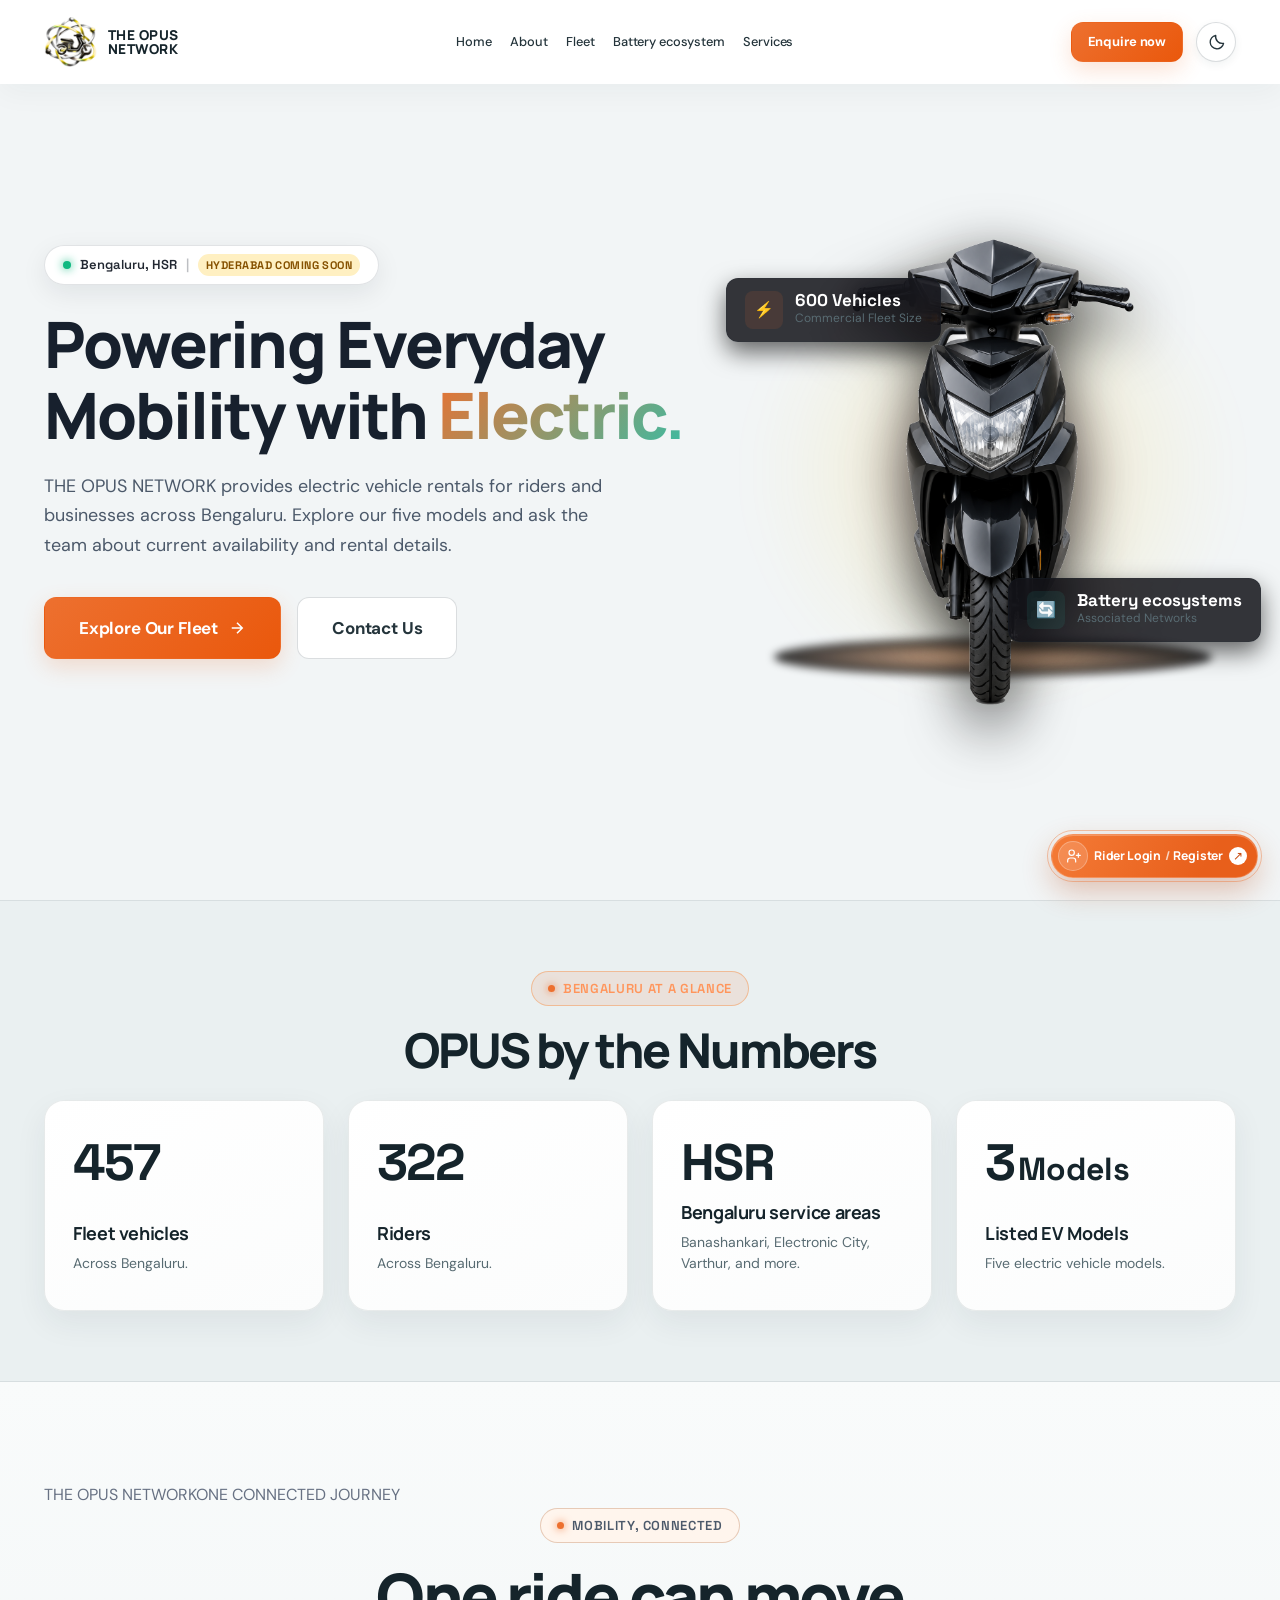
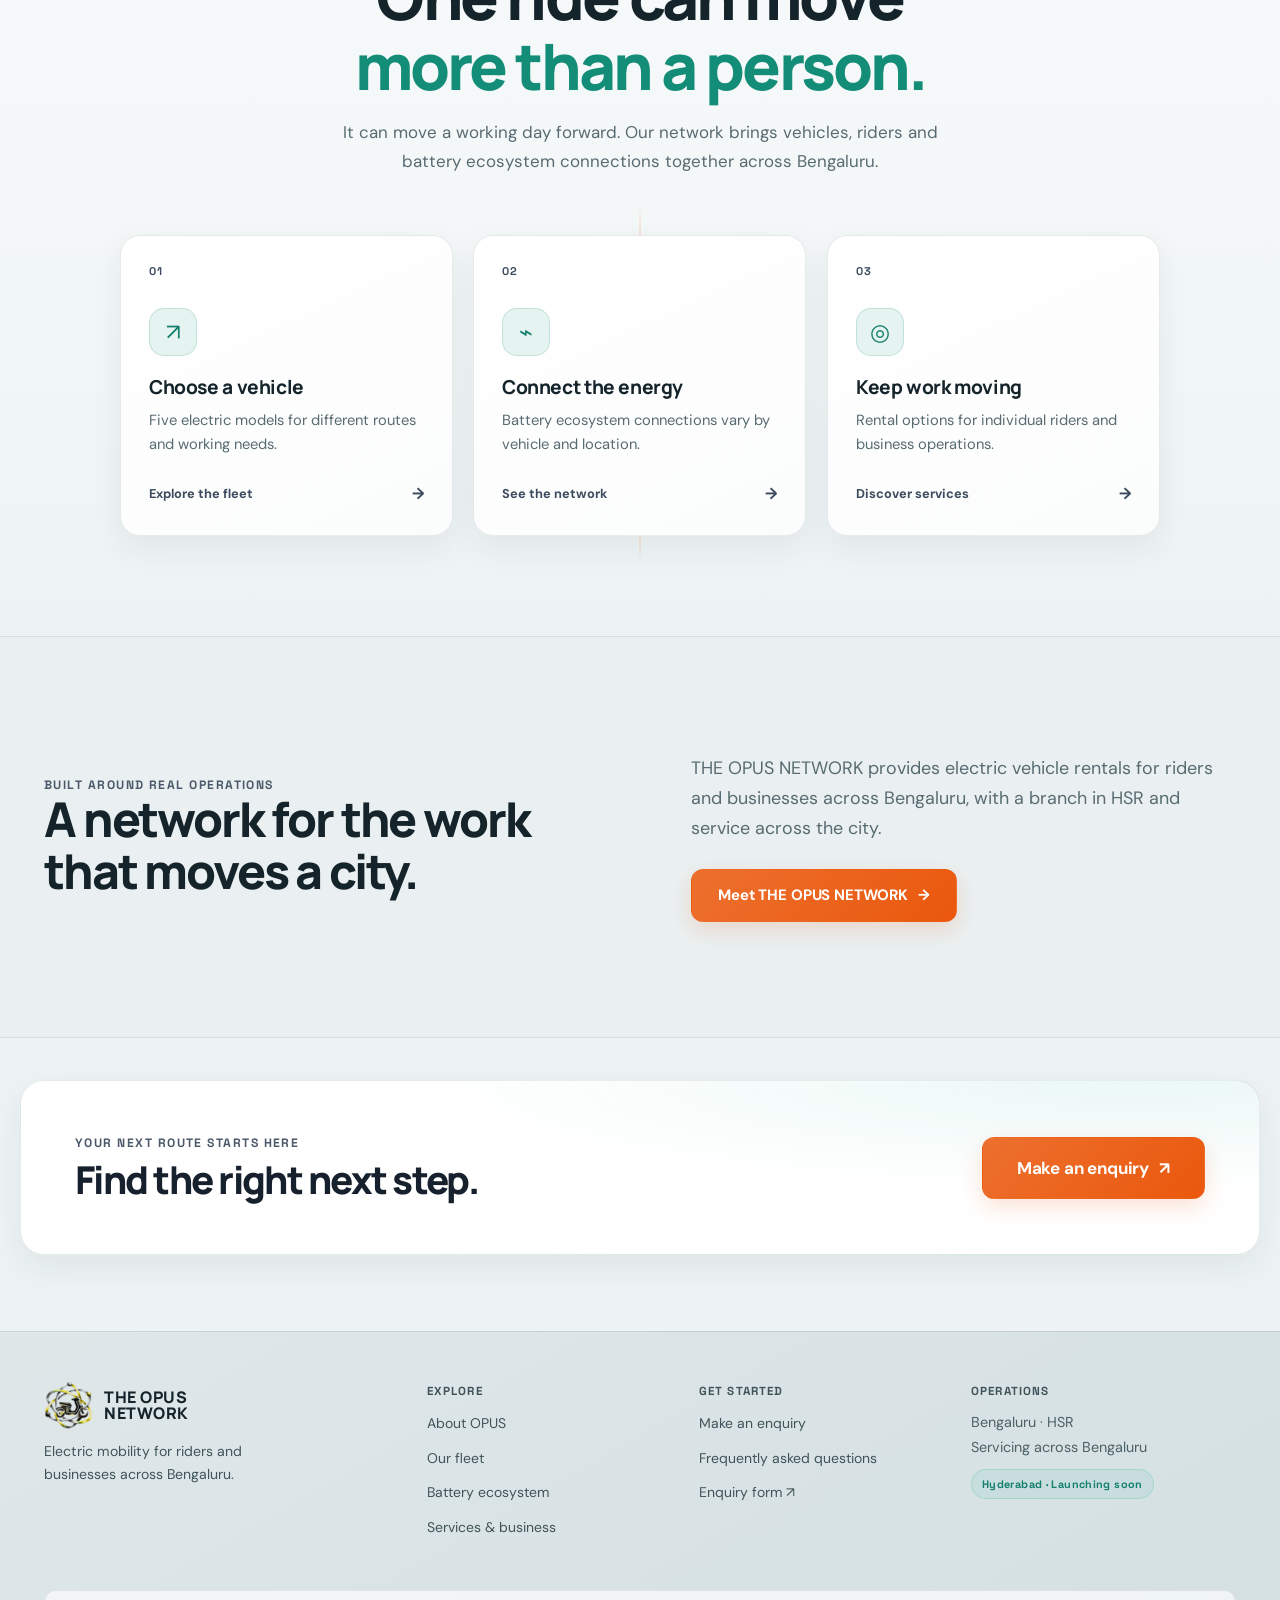
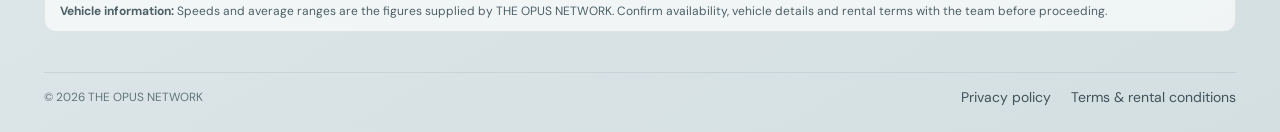
<file: index.html>
<!doctype html><html lang="en"><head><meta charset="utf-8"><meta name="viewport" content="width=device-width,initial-scale=1"><meta name="theme-color" content="#0b0b0e"><meta name="description" content="Electric vehicle rentals for riders and businesses across Bengaluru. Explore five vehicle models, battery ecosystem connections and services from THE OPUS NETWORK."><title>The Opus Network</title><link rel="icon" type="image/png" href="images/theopusnetwork-favicon-white.png?v=4"><link rel="preconnect" href="https://fonts.googleapis.com"><link rel="preconnect" href="https://fonts.gstatic.com" crossorigin><link href="https://fonts.googleapis.com/css2?family=DM+Sans:wght@400;500;600;700&family=Manrope:wght@400;500;600;700;800&family=Space+Grotesk:wght@500;600;700&display=swap" rel="stylesheet"><link rel="stylesheet" href="css/variables.css"><link rel="stylesheet" href="css/base.css"><link rel="stylesheet" href="css/components.css"><link rel="stylesheet" href="css/animations.css"><link rel="stylesheet" href="css/responsive.css"><link rel="stylesheet" href="css/opus-refinements.css"><link rel="stylesheet" href="css/multipage.css"><link rel="stylesheet" href="css/theme-premium.css"></head><body class="site-page page-home"><a class="skip-to-content" href="#main-content">Skip to content</a>
<header class="header" role="banner"><div class="container header-container">
  <a href="index.html" class="logo-wrapper logo-brand-lockup" aria-label="THE OPUS NETWORK home"><img src="images/theopusnetwork-logo-hd.png" alt="" class="logo-img official-logo" aria-hidden="true"><span class="logo-brand-name">THE OPUS<br>NETWORK</span></a>
  <nav class="nav-menu" aria-label="Main navigation"><a href="index.html" class="nav-link active" aria-current="page">Home</a><a href="about.html" class="nav-link ">About</a><a href="fleet.html" class="nav-link ">Fleet</a><a href="ecosystem.html" class="nav-link ">Battery ecosystem</a><a href="services.html" class="nav-link ">Services</a></nav>
  <div class="nav-actions"><a href="https://forms.gle/9we6HGHLLd8kzLKq5" class="btn btn-primary btn-sm header-enquire" target="_blank" rel="noopener noreferrer">Enquire now</a><button type="button" class="theme-toggle" data-theme-toggle aria-label="Switch theme"><svg class="theme-icon theme-icon-sun" viewBox="0 0 24 24" aria-hidden="true"><circle cx="12" cy="12" r="4"/><path d="M12 2v2m0 16v2M4.93 4.93l1.42 1.42m11.3 11.3 1.42 1.42M2 12h2m16 0h2M4.93 19.07l1.42-1.42m11.3-11.3 1.42-1.42"/></svg><svg class="theme-icon theme-icon-moon" viewBox="0 0 24 24" aria-hidden="true"><path d="M20.9 13A8.5 8.5 0 0 1 11 3.1 8.5 8.5 0 1 0 20.9 13Z"/></svg></button><button type="button" class="mobile-toggle" aria-label="Open navigation menu" aria-expanded="false"><span class="hamburger-line"></span><span class="hamburger-line"></span><span class="hamburger-line"></span></button></div>
</div></header>
<div class="mobile-drawer" role="dialog" aria-modal="true" aria-label="Mobile navigation"><nav class="mobile-nav-list"><a class="mobile-nav-link" href="index.html">Home <span>→</span></a><a class="mobile-nav-link" href="about.html">About us <span>→</span></a><a class="mobile-nav-link" href="fleet.html">Fleet <span>→</span></a><a class="mobile-nav-link" href="ecosystem.html">Battery ecosystem <span>→</span></a><a class="mobile-nav-link" href="services.html">Services <span>→</span></a><a class="mobile-nav-link" href="contact.html">Contact <span>→</span></a><a class="btn btn-primary" href="https://forms.gle/9we6HGHLLd8kzLKq5" target="_blank" rel="noopener noreferrer">Enquire now</a></nav></div><div class="drawer-backdrop" aria-hidden="true"></div><main id="main-content"><section id="home" class="hero" aria-labelledby="hero-heading">
      <div class="container hero-grid">
        <div class="hero-content reveal-fade-up">
          <div class="hub-location-pill">
            <span class="hub-indicator-active"></span>
            <span>Bengaluru, HSR</span>
            <span style="color: var(--border-medium);">|</span>
            <span class="hub-coming-soon">Hyderabad Coming Soon</span>
          </div>

          <h1 id="hero-heading" class="hero-title">
            Powering Everyday Mobility with <span class="text-gradient-orange">Electric.</span>
          </h1>

          <p class="hero-description">
            THE OPUS NETWORK provides electric vehicle rentals for riders and businesses across Bengaluru. Explore our five models and ask the team about current availability and rental details.
          </p>

          <div class="hero-cta-group">
            <a href="fleet.html#models" class="btn btn-primary btn-lg">
              Explore Our Fleet
              <svg width="18" height="18" viewBox="0 0 24 24" fill="none" stroke="currentColor" stroke-width="2">
                <path d="M5 12h14M12 5l7 7-7 7"/>
              </svg>
            </a>
            <a href="contact.html#contact" class="btn btn-secondary btn-lg">Contact Us</a>
          </div>

        </div>

        <!-- Hero Visual Showcase -->
        <div class="hero-visual reveal-scale-up">
          <div class="hero-frame">
            <div class="hero-radial-halo"></div>
            <div class="hero-stage-podium"></div>
            
            <img src="images/sheema_eagle_plus_high_speed_cutout.png" alt="THE OPUS NETWORK Sheema Eagle Plus Electric Scooter" class="hero-main-scooter">

            <!-- Floating Status Chips -->
            <div class="floating-status-chip chip-top-left">
              <div class="chip-icon-box chip-icon-orange">⚡</div>
              <div class="chip-meta">
                <span class="chip-value">600 Vehicles</span>
                <span class="chip-subtext">Commercial Fleet Size</span>
              </div>
            </div>

            <div class="floating-status-chip chip-bottom-right">
              <div class="chip-icon-box chip-icon-yellow">🔄</div>
              <div class="chip-meta">
                <span class="chip-value">Battery ecosystems</span>
                <span class="chip-subtext">Associated Networks</span>
              </div>
            </div>
          </div>
        </div>
      </div>

      <!-- Scroll Indicator -->
    </section><section id="metrics" class="metrics-section" aria-labelledby="metrics-heading">
      <div class="container">
        <div class="section-header reveal-fade-up" style="margin-bottom: 24px;">
          <div class="section-badge">
            <span class="section-badge-dot"></span>
            Bengaluru at a glance
          </div>
          <h2 id="metrics-heading" class="section-title">OPUS by the Numbers</h2>
        </div>

        <div class="metrics-grid">
          <!-- Metric 1 -->
          <div class="stat-card reveal-fade-up delay-1">
            <div class="stat-number-box">
              <span class="stat-number" data-counter-target="600">600</span>
            </div>
            <div>
              <h3 class="stat-title">Fleet vehicles</h3>
              <p class="stat-desc">Across Bengaluru.</p>
            </div>
          </div>

          <!-- Metric 2 -->
          <div class="stat-card reveal-fade-up delay-2">
            <div class="stat-number-box">
              <span class="stat-number" data-counter-target="423">423</span>
            </div>
            <div>
              <h3 class="stat-title">Riders</h3>
              <p class="stat-desc">Across Bengaluru.</p>
            </div>
          </div>

          <!-- Metric 3 -->
          <div class="stat-card reveal-fade-up delay-3">
            <div class="stat-number-box">
              <span class="stat-number">HSR</span>
            </div>
            <div>
              <h3 class="stat-title">Bengaluru service areas</h3>
              <p class="stat-desc">Banashankari, Electronic City, Varthur, and more.</p>
            </div>
          </div>

          <!-- Metric 4 -->
          <div class="stat-card reveal-fade-up delay-4">
            <div class="stat-number-box">
              <span class="stat-number" data-counter-target="5">5</span>
              <span class="stat-suffix">Models</span>
            </div>
            <div>
              <h3 class="stat-title">Listed EV Models</h3>
              <p class="stat-desc">Five electric vehicle models.</p>
            </div>
          </div>
        </div>
      </div>
    </section><section class="home-network section"><div class="container"><div class="section-label"><span>THE OPUS NETWORK</span><span>ONE CONNECTED JOURNEY</span></div><div class="home-network-heading reveal-fade-up"><p class="section-badge"><span class="section-badge-dot"></span>Mobility, connected</p><h2>One ride can move<br><span>more than a person.</span></h2><p>It can move a working day forward. Our network brings vehicles, riders and battery ecosystem connections together across Bengaluru.</p></div><div class="mobility-flow"><div class="mobility-flow-line" aria-hidden="true"></div><a class="flow-card reveal-fade-up" href="fleet.html"><span class="flow-number">01</span><span class="flow-icon">↗</span><h3>Choose a vehicle</h3><p>Five electric models for different routes and working needs.</p><span class="flow-link">Explore the fleet <b>→</b></span></a><a class="flow-card reveal-fade-up" href="ecosystem.html"><span class="flow-number">02</span><span class="flow-icon">⌁</span><h3>Connect the energy</h3><p>Battery ecosystem connections vary by vehicle and location.</p><span class="flow-link">See the network <b>→</b></span></a><a class="flow-card reveal-fade-up" href="services.html"><span class="flow-number">03</span><span class="flow-icon">◎</span><h3>Keep work moving</h3><p>Rental options for individual riders and business operations.</p><span class="flow-link">Discover services <b>→</b></span></a></div></div></section>
<section class="home-about section section-dark"><div class="container home-about-grid"><div><p class="eyebrow">BUILT AROUND REAL OPERATIONS</p><h2 class="section-title">A network for the work that moves a city.</h2></div><div><p class="section-subtitle">THE OPUS NETWORK provides electric vehicle rentals for riders and businesses across Bengaluru, with a branch in HSR and service across the city.</p><a href="about.html" class="btn btn-primary">Meet THE OPUS NETWORK <span aria-hidden="true">→</span></a></div></div></section>
<section class="home-next"><div class="container home-next-inner reveal-fade-up"><div><p class="eyebrow">YOUR NEXT ROUTE STARTS HERE</p><h2>Find the right next step.</h2></div><a class="btn btn-primary btn-lg" href="contact.html">Make an enquiry <span aria-hidden="true">↗</span></a></div></section></main><footer class="footer" role="contentinfo"><div class="container"><div class="footer-top-grid">
  <div class="footer-brand"><a href="index.html" class="logo-wrapper logo-brand-lockup footer-brand-lockup" aria-label="THE OPUS NETWORK home"><img src="images/theopusnetwork-logo-hd.png" alt="" class="logo-img official-logo" aria-hidden="true"><span class="logo-brand-name">THE OPUS<br>NETWORK</span></a><p>Electric mobility for riders and businesses across Bengaluru.</p></div>
  <div><h4 class="footer-heading">Explore</h4><ul class="footer-links-list"><li><a href="about.html" class="footer-link">About OPUS</a></li><li><a href="fleet.html" class="footer-link">Our fleet</a></li><li><a href="ecosystem.html" class="footer-link">Battery ecosystem</a></li><li><a href="services.html" class="footer-link">Services &amp; business</a></li></ul></div>
  <div><h4 class="footer-heading">Get started</h4><ul class="footer-links-list"><li><a href="contact.html" class="footer-link">Make an enquiry</a></li><li><a href="contact.html#faq" class="footer-link">Frequently asked questions</a></li><li><a href="https://forms.gle/9we6HGHLLd8kzLKq5" class="footer-link" target="_blank" rel="noopener noreferrer">Enquiry form ↗</a></li></ul></div>
  <div class="footer-locations"><h4 class="footer-heading">Operations</h4><p>Bengaluru · HSR<br>Servicing across Bengaluru</p><span>Hyderabad · Launching soon</span></div>
</div><div class="footer-disclaimer-card"><p><strong>Vehicle information:</strong> Speeds and average ranges are the figures supplied by THE OPUS NETWORK. Confirm availability, vehicle details and rental terms with the team before proceeding.</p></div><div class="footer-bottom-bar"><span>© <span data-current-year></span> THE OPUS NETWORK</span><div><a href="#" class="footer-link js-open-privacy">Privacy policy</a><a href="#" class="footer-link js-open-terms">Terms &amp; rental conditions</a></div></div></div></footer>
<div id="legal-modal" class="modal-overlay" role="dialog" aria-modal="true" aria-label="Legal information"><div class="modal-card" style="max-width:680px"><button type="button" class="modal-close-btn" aria-label="Close legal information">✕</button><h3 id="legal-modal-title">Legal information</h3><div id="legal-modal-content"></div></div></div><script src="js/data.js"></script><script src="js/motion.js"></script><script src="js/catalog.js"></script><script src="js/ecosystem.js"></script><script src="js/theme.js"></script><script src="js/main.js"></script><script>document.querySelectorAll('[data-current-year]').forEach(el => el.textContent = new Date().getFullYear());</script></body></html>
</file>
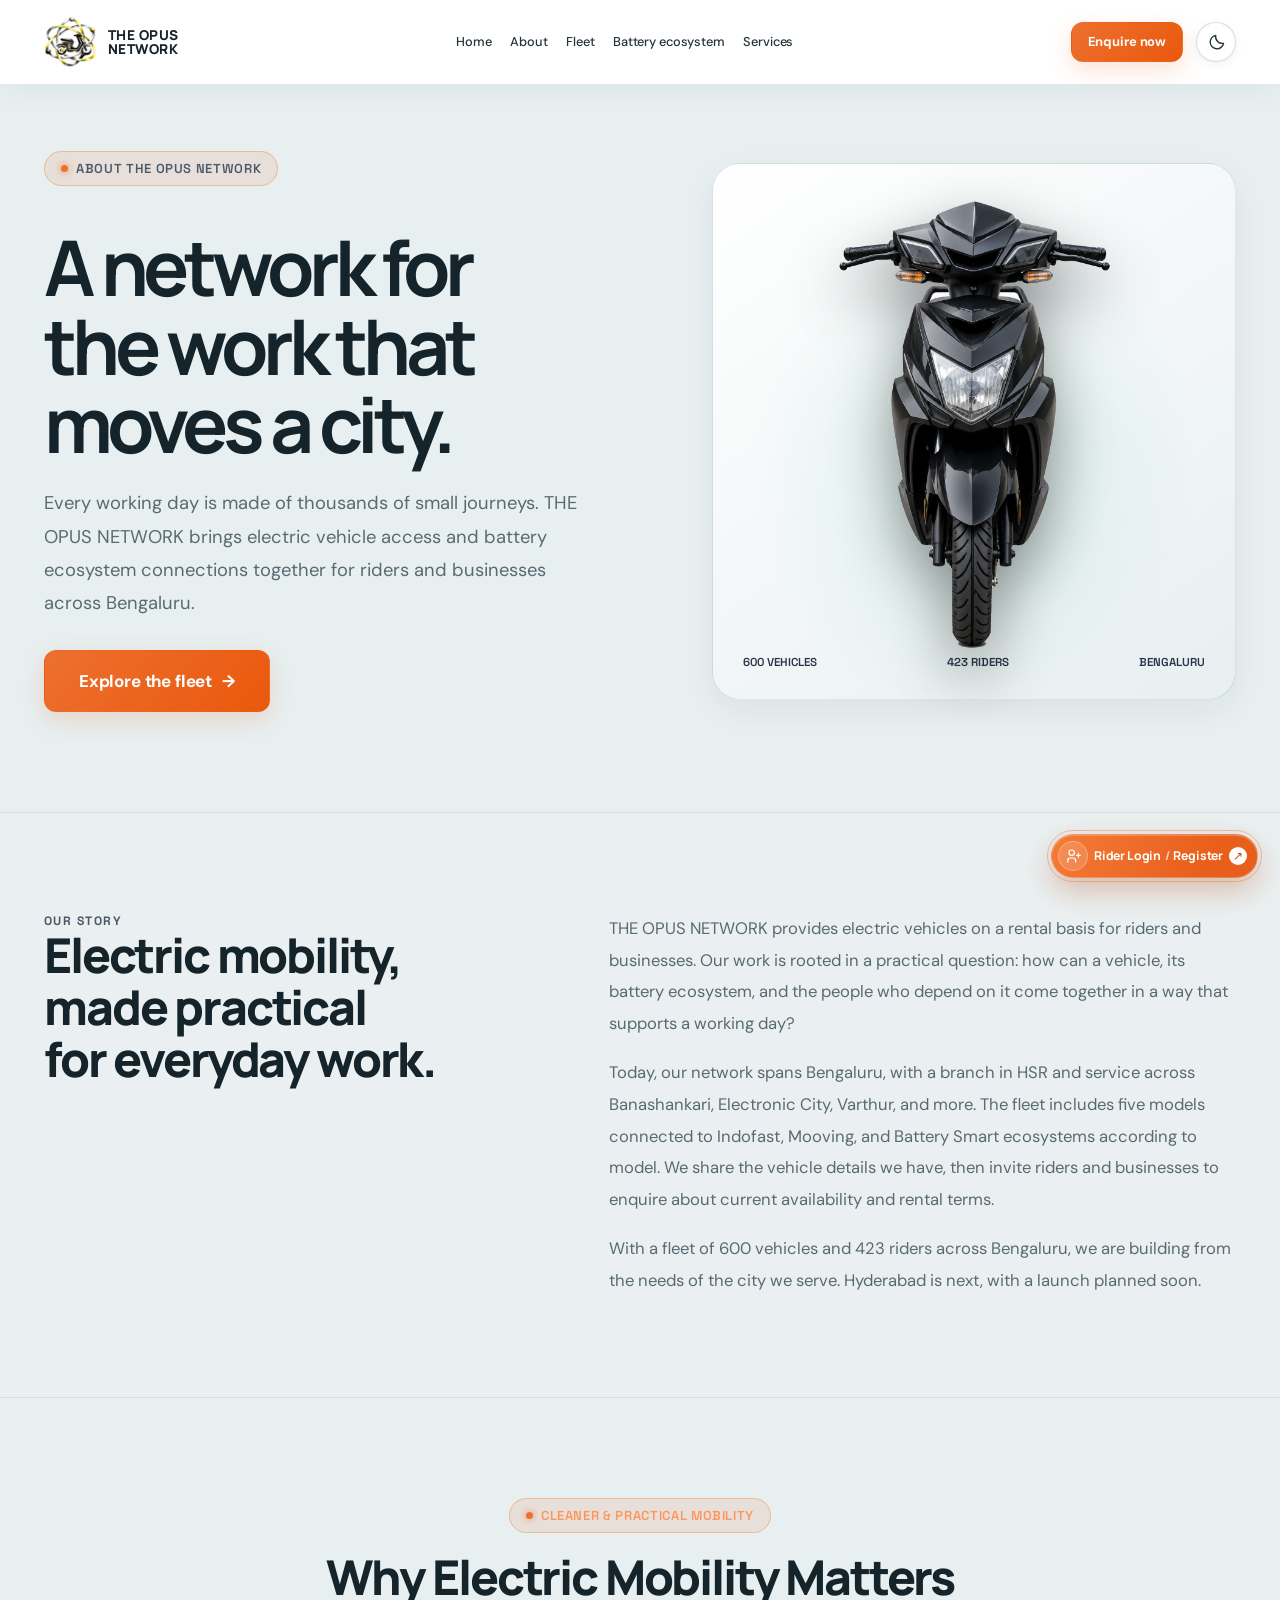
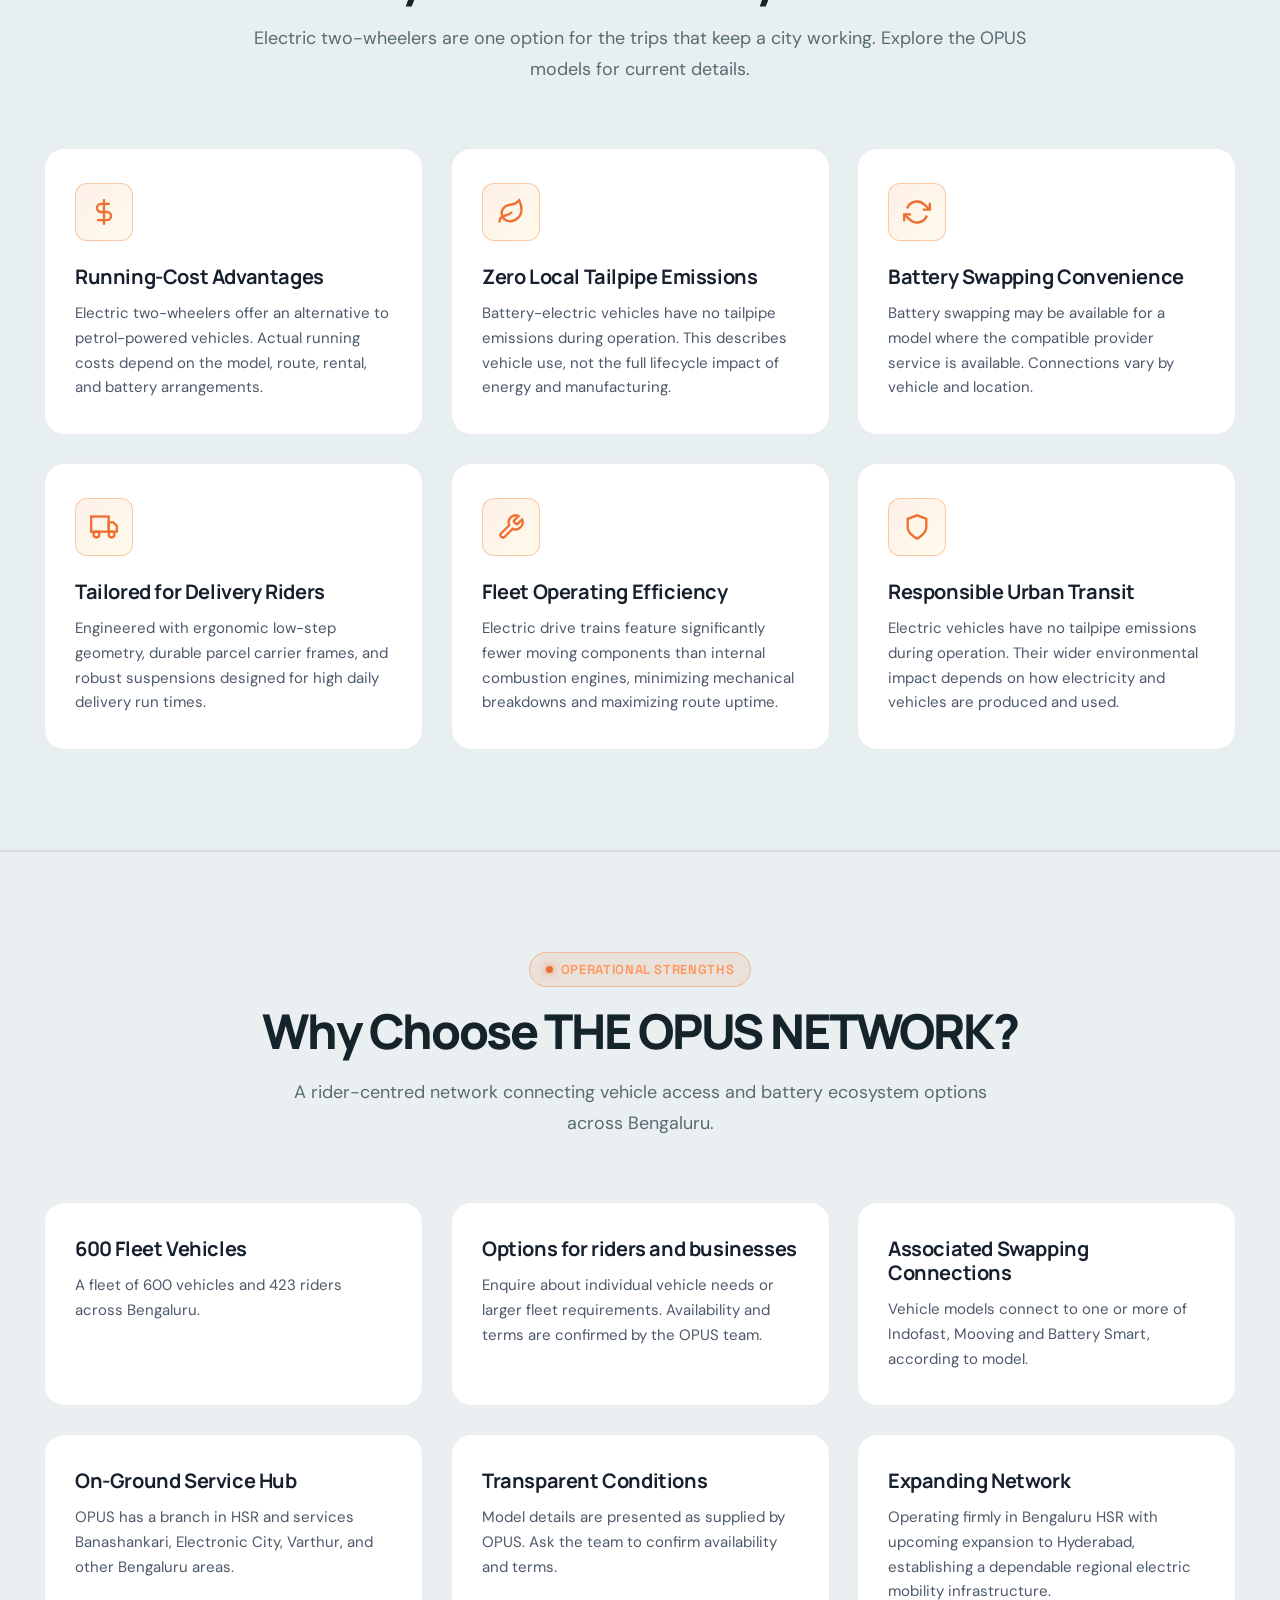
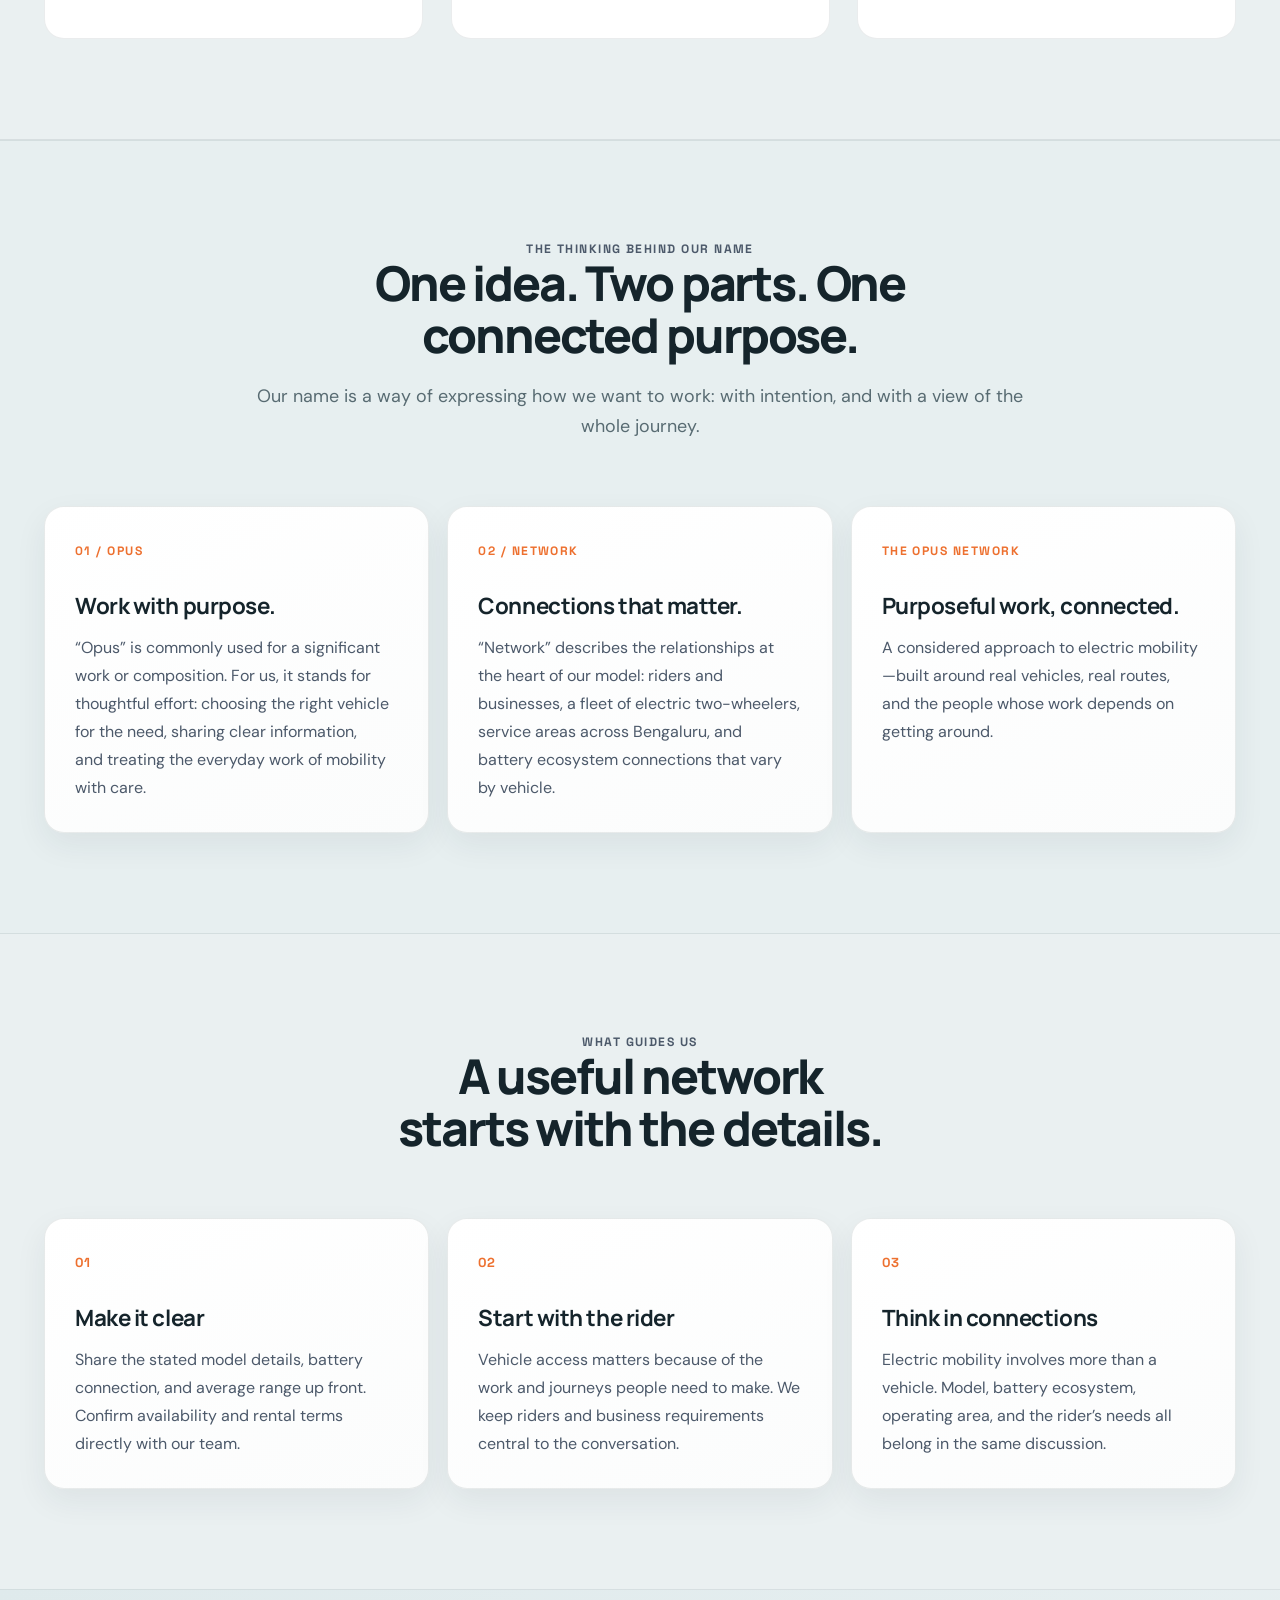
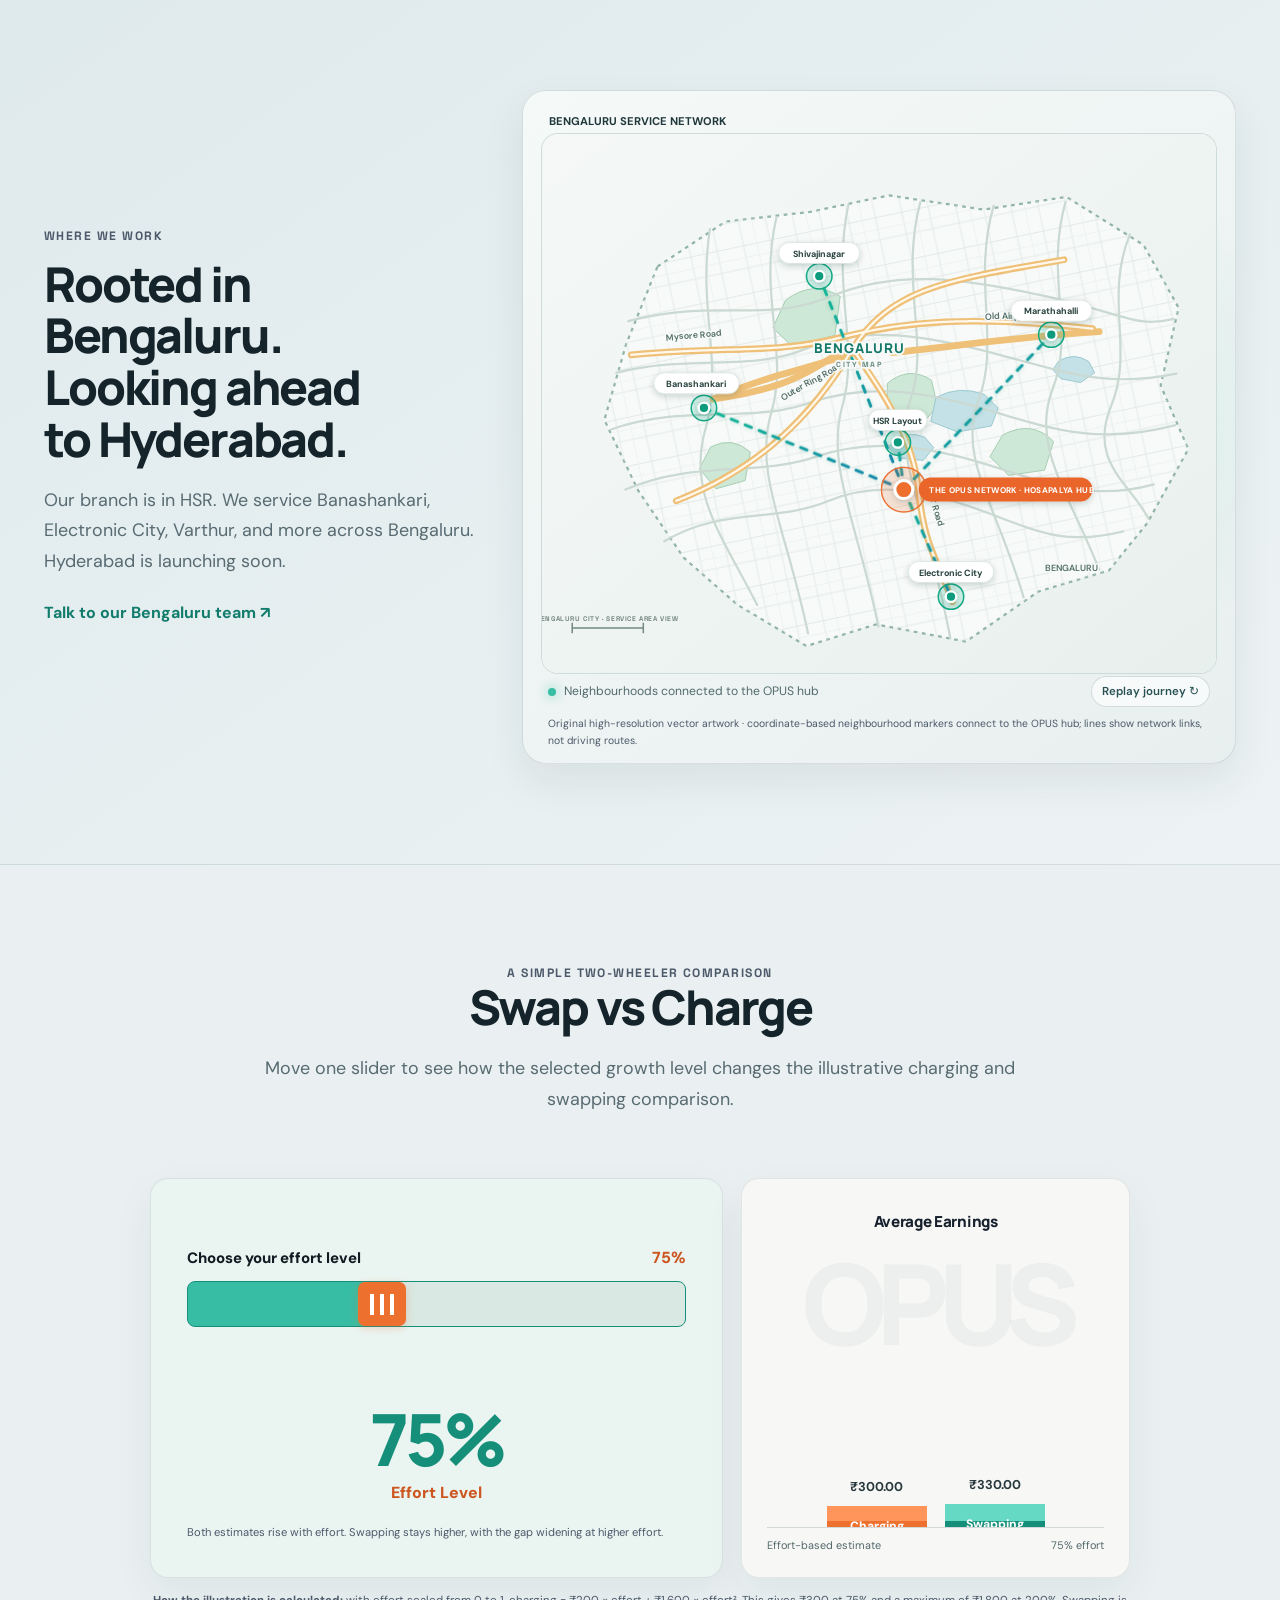
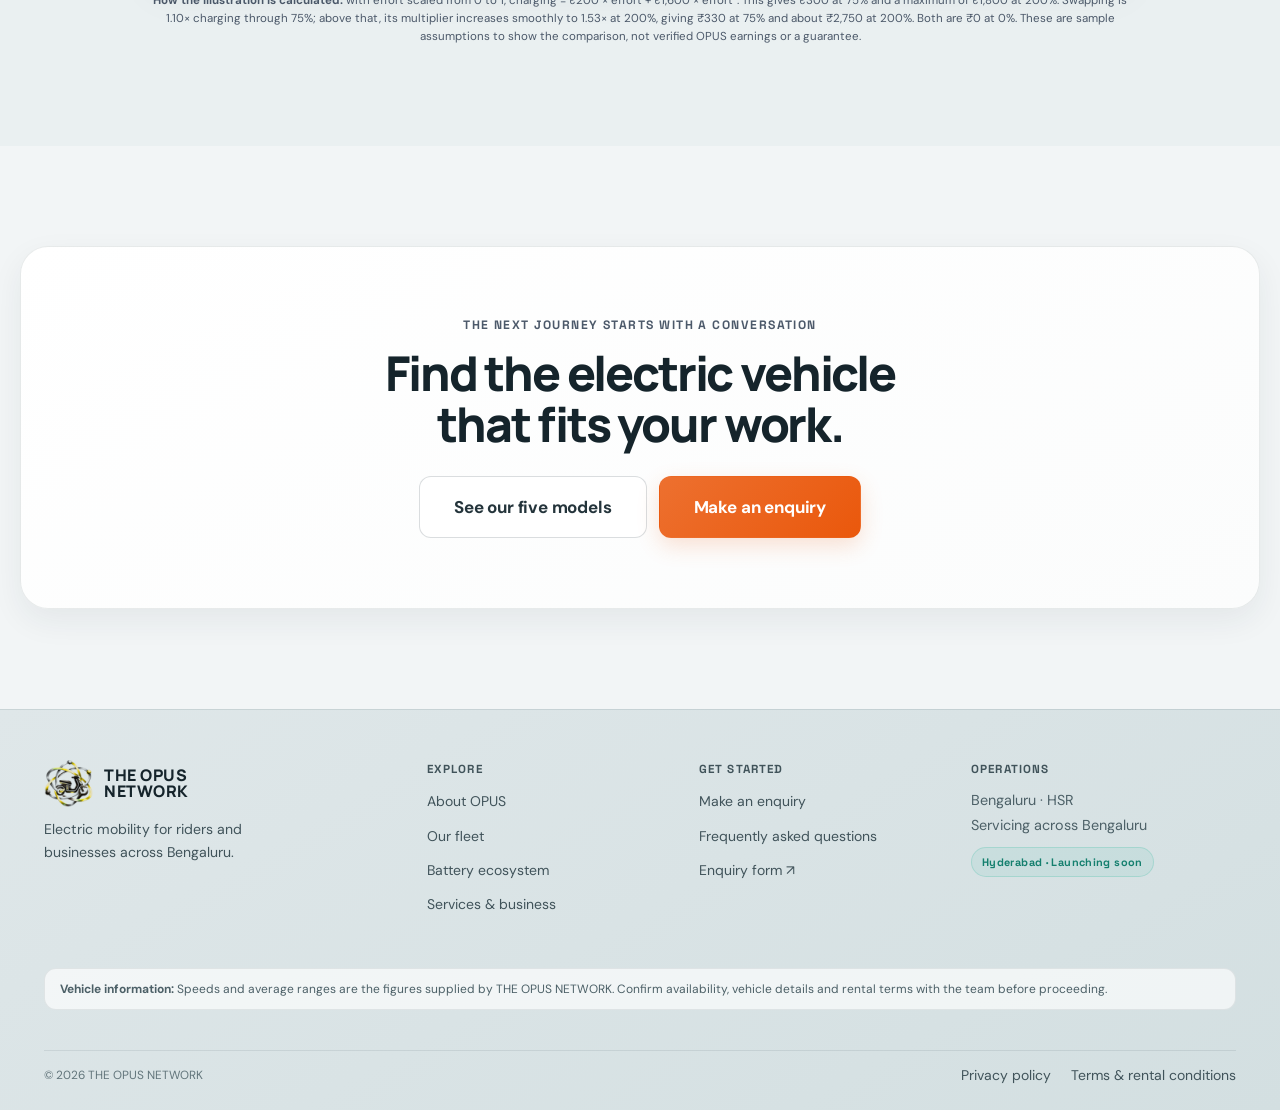
<file: about.html>
<!doctype html>
<html lang="en">
<head>
  <meta charset="utf-8">
  <meta name="viewport" content="width=device-width, initial-scale=1">
  <meta name="theme-color" content="#0b0b0e">
  <title>The Opus Network</title>
  <meta name="description" content="Learn about THE OPUS NETWORK, our rider-first approach to electric mobility, and how our Bengaluru network connects people, vehicles, and battery ecosystems.">
  <link rel="icon" type="image/png" href="images/theopusnetwork-favicon-white.png?v=4">
  <link rel="preconnect" href="https://fonts.googleapis.com">
  <link rel="preconnect" href="https://fonts.gstatic.com" crossorigin>
  <link href="https://fonts.googleapis.com/css2?family=DM+Sans:wght@400;500;600;700&family=Manrope:wght@400;500;600;700;800&family=Space+Grotesk:wght@500;600;700&display=swap" rel="stylesheet">
  <link rel="stylesheet" href="css/variables.css">
  <link rel="stylesheet" href="css/base.css">
  <link rel="stylesheet" href="css/components.css">
  <link rel="stylesheet" href="css/animations.css">
  <link rel="stylesheet" href="css/responsive.css">
  <link rel="stylesheet" href="css/opus-refinements.css">
  <link rel="stylesheet" href="css/multipage.css"><link rel="stylesheet" href="css/theme-premium.css">
</head>
<body class="about-page site-page page-about">
  <a href="#about-main" class="skip-to-content">Skip to content</a>
  <a class="skip-to-content" href="#main-content">Skip to content</a>
<header class="header" role="banner"><div class="container header-container">
  <a href="index.html" class="logo-wrapper logo-brand-lockup" aria-label="THE OPUS NETWORK home"><img src="images/theopusnetwork-logo-hd.png" alt="" class="logo-img official-logo" aria-hidden="true"><span class="logo-brand-name">THE OPUS<br>NETWORK</span></a>
  <nav class="nav-menu" aria-label="Main navigation"><a href="index.html" class="nav-link ">Home</a><a href="about.html" class="nav-link active" aria-current="page">About</a><a href="fleet.html" class="nav-link ">Fleet</a><a href="ecosystem.html" class="nav-link ">Battery ecosystem</a><a href="services.html" class="nav-link ">Services</a></nav>
  <div class="nav-actions"><a href="https://forms.gle/9we6HGHLLd8kzLKq5" class="btn btn-primary btn-sm header-enquire" target="_blank" rel="noopener noreferrer">Enquire now</a><button type="button" class="theme-toggle" data-theme-toggle aria-label="Switch theme"><svg class="theme-icon theme-icon-sun" viewBox="0 0 24 24" aria-hidden="true"><circle cx="12" cy="12" r="4"/><path d="M12 2v2m0 16v2M4.93 4.93l1.42 1.42m11.3 11.3 1.42 1.42M2 12h2m16 0h2M4.93 19.07l1.42-1.42m11.3-11.3 1.42-1.42"/></svg><svg class="theme-icon theme-icon-moon" viewBox="0 0 24 24" aria-hidden="true"><path d="M20.9 13A8.5 8.5 0 0 1 11 3.1 8.5 8.5 0 1 0 20.9 13Z"/></svg></button><button type="button" class="mobile-toggle" aria-label="Open navigation menu" aria-expanded="false"><span class="hamburger-line"></span><span class="hamburger-line"></span><span class="hamburger-line"></span></button></div>
</div></header>
<div class="mobile-drawer" role="dialog" aria-modal="true" aria-label="Mobile navigation"><nav class="mobile-nav-list"><a class="mobile-nav-link" href="index.html">Home <span>→</span></a><a class="mobile-nav-link" href="about.html">About us <span>→</span></a><a class="mobile-nav-link" href="fleet.html">Fleet <span>→</span></a><a class="mobile-nav-link" href="ecosystem.html">Battery ecosystem <span>→</span></a><a class="mobile-nav-link" href="services.html">Services <span>→</span></a><a class="mobile-nav-link" href="contact.html">Contact <span>→</span></a><a class="btn btn-primary" href="https://forms.gle/9we6HGHLLd8kzLKq5" target="_blank" rel="noopener noreferrer">Enquire now</a></nav></div><div class="drawer-backdrop" aria-hidden="true"></div>

  <main id="main-content">
    <section class="about-hero section-dark" aria-labelledby="about-title">
      <div class="container about-hero-grid">
        <div class="about-hero-copy">
          <p class="section-badge"><span class="section-badge-dot"></span>About THE OPUS NETWORK</p>
          <h1 id="about-title">A network for the work that moves a city.</h1>
          <p class="about-lead">Every working day is made of thousands of small journeys. THE OPUS NETWORK brings electric vehicle access and battery ecosystem connections together for riders and businesses across Bengaluru.</p>
          <a href="fleet.html#models" class="btn btn-primary btn-lg">Explore the fleet <span aria-hidden="true">→</span></a>
        </div>
        <div class="about-hero-art">
          <img src="images/sheema_eagle_plus_high_speed_cutout.png" alt="Sheema Eagle Plus electric scooter from THE OPUS NETWORK fleet">
          <div class="about-art-caption"><span>600 vehicles</span><span>423 riders</span><span>Bengaluru</span></div>
        </div>
      </div>
    </section>

    <section class="section about-story" aria-labelledby="story-title">
      <div class="container about-story-grid">
        <div>
          <p class="eyebrow">Our story</p>
          <h2 id="story-title" class="section-title">Electric mobility, made practical for everyday work.</h2>
        </div>
        <div class="about-prose">
          <p>THE OPUS NETWORK provides electric vehicles on a rental basis for riders and businesses. Our work is rooted in a practical question: how can a vehicle, its battery ecosystem, and the people who depend on it come together in a way that supports a working day?</p>
          <p>Today, our network spans Bengaluru, with a branch in HSR and service across Banashankari, Electronic City, Varthur, and more. The fleet includes five models connected to Indofast, Mooving, and Battery Smart ecosystems according to model. We share the vehicle details we have, then invite riders and businesses to enquire about current availability and rental terms.</p>
          <p>With a fleet of 600 vehicles and 423 riders across Bengaluru, we are building from the needs of the city we serve. Hyderabad is next, with a launch planned soon.</p>
        </div>
      </div>
    </section>

    <section id="why-ev" class="section section-dark" aria-labelledby="why-ev-heading">
      <div class="container">
        <div class="section-header reveal-fade-up">
          <div class="section-badge">
            <span class="section-badge-dot"></span>
            Cleaner & Practical Mobility
          </div>
          <h2 id="why-ev-heading" class="section-title">Why Electric Mobility Matters</h2>
          <p class="section-subtitle">
            Electric two-wheelers are one option for the trips that keep a city working. Explore the OPUS models for current details.
          </p>
        </div>

        <div class="why-ev-grid">
          <!-- Card 1 -->
          <div class="benefit-card reveal-fade-up delay-1">
            <div class="benefit-icon-container">
              <svg width="28" height="28" viewBox="0 0 24 24" fill="none" stroke="currentColor" stroke-width="2">
                <line x1="12" y1="1" x2="12" y2="23"></line>
                <path d="M17 5H9.5a3.5 3.5 0 0 0 0 7h5a3.5 3.5 0 0 1 0 7H6"></path>
              </svg>
            </div>
            <h3 class="benefit-title">Running-Cost Advantages</h3>
            <p class="benefit-text">
              Electric two-wheelers offer an alternative to petrol-powered vehicles. Actual running costs depend on the model, route, rental, and battery arrangements.
            </p>
          </div>

          <!-- Card 2 -->
          <div class="benefit-card reveal-fade-up delay-2">
            <div class="benefit-icon-container">
              <svg width="28" height="28" viewBox="0 0 24 24" fill="none" stroke="currentColor" stroke-width="2">
                <path d="M11 20A7 7 0 0 1 9.8 6.1C15.5 5 17 4.48 19 2c1 2 2 4.18 2 8 0 5.5-4.78 10-10 10Z"></path>
                <path d="M2 21c0-3 1.85-5.36 5.08-6C9.5 14.52 12 13 13 12"></path>
              </svg>
            </div>
            <h3 class="benefit-title">Zero Local Tailpipe Emissions</h3>
            <p class="benefit-text">
              Battery-electric vehicles have no tailpipe emissions during operation. This describes vehicle use, not the full lifecycle impact of energy and manufacturing.
            </p>
          </div>

          <!-- Card 3 -->
          <div class="benefit-card reveal-fade-up delay-3">
            <div class="benefit-icon-container">
              <svg width="28" height="28" viewBox="0 0 24 24" fill="none" stroke="currentColor" stroke-width="2">
                <polyline points="23 4 23 10 17 10"></polyline>
                <polyline points="1 20 1 14 7 14"></polyline>
                <path d="M3.51 9a9 9 0 0 1 14.85-3.36L23 10M1 14l4.64 4.36A9 9 0 0 0 20.49 15"></path>
              </svg>
            </div>
            <h3 class="benefit-title">Battery Swapping Convenience</h3>
            <p class="benefit-text">
              Battery swapping may be available for a model where the compatible provider service is available. Connections vary by vehicle and location.
            </p>
          </div>

          <!-- Card 4 -->
          <div class="benefit-card reveal-fade-up delay-4">
            <div class="benefit-icon-container">
              <svg width="28" height="28" viewBox="0 0 24 24" fill="none" stroke="currentColor" stroke-width="2">
                <rect x="1" y="3" width="15" height="13"></rect>
                <polygon points="16 8 20 8 23 11 23 16 16 16 16 8"></polygon>
                <circle cx="5.5" cy="18.5" r="2.5"></circle>
                <circle cx="18.5" cy="18.5" r="2.5"></circle>
              </svg>
            </div>
            <h3 class="benefit-title">Tailored for Delivery Riders</h3>
            <p class="benefit-text">
              Engineered with ergonomic low-step geometry, durable parcel carrier frames, and robust suspensions designed for high daily delivery run times.
            </p>
          </div>

          <!-- Card 5 -->
          <div class="benefit-card reveal-fade-up delay-5">
            <div class="benefit-icon-container">
              <svg width="28" height="28" viewBox="0 0 24 24" fill="none" stroke="currentColor" stroke-width="2">
                <path d="M14.7 6.3a1 1 0 0 0 0 1.4l1.6 1.6a1 1 0 0 0 1.4 0l3.77-3.77a6 6 0 0 1-7.94 7.94l-6.91 6.91a2.12 2.12 0 0 1-3-3l6.91-6.91a6 6 0 0 1 7.94-7.94l-3.76 3.76z"></path>
              </svg>
            </div>
            <h3 class="benefit-title">Fleet Operating Efficiency</h3>
            <p class="benefit-text">
              Electric drive trains feature significantly fewer moving components than internal combustion engines, minimizing mechanical breakdowns and maximizing route uptime.
            </p>
          </div>

          <!-- Card 6 -->
          <div class="benefit-card reveal-fade-up delay-6">
            <div class="benefit-icon-container">
              <svg width="28" height="28" viewBox="0 0 24 24" fill="none" stroke="currentColor" stroke-width="2">
                <path d="M12 22s8-4 8-10V5l-8-3-8 3v7c0 6 8 10 8 10z"></path>
              </svg>
            </div>
            <h3 class="benefit-title">Responsible Urban Transit</h3>
            <p class="benefit-text">
              Electric vehicles have no tailpipe emissions during operation. Their wider environmental impact depends on how electricity and vehicles are produced and used.
            </p>
          </div>
        </div>
      </div>
    </section>
<section id="why-opus" class="section section-dark" aria-labelledby="why-opus-heading">
      <div class="container">
        <div class="section-header reveal-fade-up">
          <div class="section-badge">
            <span class="section-badge-dot"></span>
            Operational Strengths
          </div>
          <h2 id="why-opus-heading" class="section-title">Why Choose THE OPUS NETWORK?</h2>
          <p class="section-subtitle">
            A rider-centred network connecting vehicle access and battery ecosystem options across Bengaluru.
          </p>
        </div>

        <div class="why-ev-grid">
          <div class="benefit-card reveal-fade-up delay-1">
            <h3 class="benefit-title">600 Fleet Vehicles</h3>
            <p class="benefit-text">
              A fleet of 600 vehicles and 423 riders across Bengaluru.
            </p>
          </div>

          <div class="benefit-card reveal-fade-up delay-2">
            <h3 class="benefit-title">Options for riders and businesses</h3>
            <p class="benefit-text">
              Enquire about individual vehicle needs or larger fleet requirements. Availability and terms are confirmed by the OPUS team.
            </p>
          </div>

          <div class="benefit-card reveal-fade-up delay-3">
            <h3 class="benefit-title">Associated Swapping Connections</h3>
            <p class="benefit-text">
              Vehicle models connect to one or more of Indofast, Mooving and Battery Smart, according to model.
            </p>
          </div>

          <div class="benefit-card reveal-fade-up delay-4">
            <h3 class="benefit-title">On-Ground Service Hub</h3>
            <p class="benefit-text">
              OPUS has a branch in HSR and services Banashankari, Electronic City, Varthur, and other Bengaluru areas.
            </p>
          </div>

          <div class="benefit-card reveal-fade-up delay-5">
            <h3 class="benefit-title">Transparent Conditions</h3>
            <p class="benefit-text">
              Model details are presented as supplied by OPUS. Ask the team to confirm availability and terms.
            </p>
          </div>

          <div class="benefit-card reveal-fade-up delay-6">
            <h3 class="benefit-title">Expanding Network</h3>
            <p class="benefit-text">
              Operating firmly in Bengaluru HSR with upcoming expansion to Hyderabad, establishing a dependable regional electric mobility infrastructure.
            </p>
          </div>
        </div>
      </div>
    </section>
<section class="section section-dark about-name" aria-labelledby="name-title">
      <div class="container">
        <div class="section-header">
          <p class="eyebrow">The thinking behind our name</p>
          <h2 id="name-title" class="section-title">One idea. Two parts. One connected purpose.</h2>
          <p class="section-subtitle">Our name is a way of expressing how we want to work: with intention, and with a view of the whole journey.</p>
        </div>
        <div class="name-pillars">
          <article class="name-pillar">
            <span class="pillar-index">01 / OPUS</span>
            <h3>Work with purpose.</h3>
            <p>“Opus” is commonly used for a significant work or composition. For us, it stands for thoughtful effort: choosing the right vehicle for the need, sharing clear information, and treating the everyday work of mobility with care.</p>
          </article>
          <article class="name-pillar">
            <span class="pillar-index">02 / NETWORK</span>
            <h3>Connections that matter.</h3>
            <p>“Network” describes the relationships at the heart of our model: riders and businesses, a fleet of electric two-wheelers, service areas across Bengaluru, and battery ecosystem connections that vary by vehicle.</p>
          </article>
          <article class="name-pillar name-pillar-featured">
            <span class="pillar-index">THE OPUS NETWORK</span>
            <h3>Purposeful work, connected.</h3>
            <p>A considered approach to electric mobility—built around real vehicles, real routes, and the people whose work depends on getting around.</p>
          </article>
        </div>
      </div>
    </section>

    <section class="section about-principles" aria-labelledby="principles-title">
      <div class="container">
        <div class="section-header">
          <p class="eyebrow">What guides us</p>
          <h2 id="principles-title" class="section-title">A useful network starts with the details.</h2>
        </div>
        <div class="principle-grid">
          <article class="principle-card"><span>01</span><h3>Make it clear</h3><p>Share the stated model details, battery connection, and average range up front. Confirm availability and rental terms directly with our team.</p></article>
          <article class="principle-card"><span>02</span><h3>Start with the rider</h3><p>Vehicle access matters because of the work and journeys people need to make. We keep riders and business requirements central to the conversation.</p></article>
          <article class="principle-card"><span>03</span><h3>Think in connections</h3><p>Electric mobility involves more than a vehicle. Model, battery ecosystem, operating area, and the rider’s needs all belong in the same discussion.</p></article>
        </div>
      </div>
    </section>

    <section class="section about-footprint section-dark" aria-labelledby="footprint-title">
      <div class="container footprint-grid">
        <div>
          <p class="eyebrow">Where we work</p>
          <h2 id="footprint-title" class="section-title">Rooted in Bengaluru. Looking ahead to Hyderabad.</h2>
          <p class="section-subtitle">Our branch is in HSR. We service Banashankari, Electronic City, Varthur, and more across Bengaluru. Hyderabad is launching soon.</p>
          <a class="text-link" href="contact.html#contact">Talk to our Bengaluru team <span aria-hidden="true">↗</span></a>
        </div>
        <div class="opus-network-map" id="opus-bengaluru-map" data-network-map>
          <div class="map-journey-label"><span class="map-stage-city"><b>BENGALURU SERVICE NETWORK</b></span></div>
          <div class="opus-live-map" id="opus-live-map">
            <svg class="opus-live-map-svg" viewBox="0 0 900 720" role="img" aria-labelledby="opus-map-title opus-map-description">
              <title id="opus-map-title">THE OPUS NETWORK Bengaluru city map</title>
              <desc id="opus-map-description">A high-resolution vector city map with geographic neighbourhood markers for HSR Layout, Banashankari, Shivajinagar, Electronic City, and Marathahalli. Animated links connect these places to the OPUS hub in Hosapalya.</desc>
              <defs>
                <linearGradient id="map-ground" x1="0" y1="0" x2="1" y2="1"><stop offset="0" stop-color="#f5f8f6"/><stop offset="1" stop-color="#e8f0ee"/></linearGradient>
                <linearGradient id="opus-line" x1="0" y1="0" x2="1" y2="1"><stop offset="0" stop-color="#16b996"/><stop offset="1" stop-color="#1682ae"/></linearGradient>
                <pattern id="street-grid" width="72" height="64" patternUnits="userSpaceOnUse" patternTransform="rotate(-12)"><path d="M0 10H72M0 40H72M16 0V64M52 0V64" fill="none" stroke="#dce5e2" stroke-width="1.2"/><path d="M0 26H72M34 0V64" fill="none" stroke="#e5ece9" stroke-width=".8"/></pattern>
                <filter id="map-marker-shadow" x="-100%" y="-100%" width="300%" height="300%"><feDropShadow dx="0" dy="3" stdDeviation="4" flood-color="#193a3d" flood-opacity=".2"/></filter>
              </defs>
              <rect width="900" height="720" rx="18" fill="url(#map-ground)"/>
              <path class="city-area" d="M154 177 245 117 358 104 463 82 590 101 700 84 803 148 850 232 826 336 863 421 808 520 757 583 663 611 566 678 446 655 353 684 261 629 189 566 128 476 83 382 112 281Z"/>
              <path class="city-area-grid" d="M154 177 245 117 358 104 463 82 590 101 700 84 803 148 850 232 826 336 863 421 808 520 757 583 663 611 566 678 446 655 353 684 261 629 189 566 128 476 83 382 112 281Z"/>
              <g class="city-parks" aria-hidden="true"><path d="M325 222q37-28 73-5l-7 52-58 14-25-24Z"/><path d="M461 333q29-24 59-4l8 35-24 27-43-10Z"/><path d="M615 402q40-21 68 9l-12 38-48 7-25-25Z"/><path d="M225 418q29-15 53 7l-7 38-39 11-22-27Z"/></g>
              <g class="city-water" aria-hidden="true"><path d="M526 352q30-17 65-4l18 18-9 24-45 8-36-14Z"/><path d="M470 407q20-11 41-2l12 14-14 17-31-3-15-13Z"/><path d="M690 303q21-12 40 1l8 15-19 13-26-5-11-12Z"/></g>
              <g class="city-streets" aria-hidden="true">
                <path d="M115 250C230 219 295 254 385 217S562 193 669 216 791 260 844 247"/><path d="M99 319C198 294 282 318 354 286S517 270 611 295 755 339 847 320"/><path d="M91 395C190 360 274 388 358 359S520 346 603 371 747 415 846 389"/><path d="M111 475C203 435 288 458 366 431S523 419 599 443 734 491 817 468"/><path d="M163 544C240 498 311 520 383 490S528 480 600 508 706 548 776 531"/>
                <path d="M224 127C207 235 243 307 218 394S243 541 287 629"/><path d="M313 111C288 216 330 292 306 372S326 527 355 667"/><path d="M409 94C386 203 424 284 401 363S421 519 449 658"/><path d="M505 91C477 195 518 283 492 354S513 504 545 673"/><path d="M603 96C574 195 612 278 583 355S606 493 643 619"/><path d="M699 91C671 189 712 263 682 340S703 478 744 582"/><path d="M785 134C750 220 791 288 760 363S785 466 810 514"/>
              </g>
              <g class="city-arterials" aria-hidden="true">
                <path d="M119 295C252 283 311 294 398 272S570 242 735 260"/><path d="M179 490C292 446 360 376 412 291S539 195 697 168"/><path d="M410 281C456 346 495 402 503 478S528 567 548 625"/><path d="M228 354C311 342 348 327 407 285"/><path d="M468 292C559 283 614 273 744 264"/><path d="M414 293C353 314 296 324 229 354"/>
                <path class="arterial-centerline" d="M119 295C252 283 311 294 398 272S570 242 735 260"/><path class="arterial-centerline" d="M179 490C292 446 360 376 412 291S539 195 697 168"/><path class="arterial-centerline" d="M410 281C456 346 495 402 503 478S528 567 548 625"/>
              </g>
              <g class="road-labels" aria-hidden="true"><text x="165" y="276" transform="rotate(-5 165 276)">Mysore Road</text><text x="321" y="356" transform="rotate(-29 321 356)">Outer Ring Road</text><text x="511" y="462" transform="rotate(74 511 462)">Hosur Road</text><text x="592" y="248" transform="rotate(-2 592 248)">Old Airport Road</text><text x="671" y="584">BENGALURU</text></g>
              <g class="service-links" aria-hidden="true">
                <path class="service-link link-hsr" d="M483 475 475 412"/><path class="service-link link-bana" d="M483 475 216 366"/><path class="service-link link-shiva" d="M483 475 370 190"/><path class="service-link link-electronic" d="M483 475 546 618"/><path class="service-link link-marathahalli" d="M483 475 680 268"/>
              </g>
              <g class="city-label"><text x="424" y="293" text-anchor="middle">BENGALURU</text><text x="424" y="311" text-anchor="middle">CITY MAP</text></g>
              <g class="map-place place-bana" transform="translate(216 366)"><circle class="place-pulse" r="17"/><circle class="place-dot" r="7"/><g class="place-tag" transform="translate(-10 -31)"><rect x="-57" y="-16" width="114" height="28" rx="14"/><text text-anchor="middle" y="3">Banashankari</text></g></g>
              <g class="map-place place-shiva" transform="translate(370 190)"><circle class="place-pulse" r="17"/><circle class="place-dot" r="7"/><g class="place-tag" transform="translate(0 -29)"><rect x="-54" y="-16" width="108" height="28" rx="14"/><text text-anchor="middle" y="3">Shivajinagar</text></g></g>
              <g class="map-place place-hsr" transform="translate(475 412)"><circle class="place-pulse" r="17"/><circle class="place-dot" r="7"/><g class="place-tag" transform="translate(0 -28)"><rect x="-39" y="-16" width="78" height="28" rx="14"/><text text-anchor="middle" y="3">HSR Layout</text></g></g>
              <g class="map-place place-marathahalli" transform="translate(680 268)"><circle class="place-pulse" r="17"/><circle class="place-dot" r="7"/><g class="place-tag" transform="translate(0 -30)"><rect x="-54" y="-16" width="108" height="28" rx="14"/><text text-anchor="middle" y="3">Marathahalli</text></g></g>
              <g class="map-place place-electronic" transform="translate(546 618)"><circle class="place-pulse" r="17"/><circle class="place-dot" r="7"/><g class="place-tag" transform="translate(0 -31)"><rect x="-57" y="-16" width="114" height="28" rx="14"/><text text-anchor="middle" y="3">Electronic City</text></g></g>
              <g class="map-hub" transform="translate(483 475)"><circle class="hub-pulse" r="30"/><circle class="hub-dot" r="12"/><g class="hub-tag" transform="translate(20 0)"><rect x="0" y="-16" width="232" height="32" rx="16"/><text x="14" y="5">THE OPUS NETWORK · HOSAPALYA HUB</text></g></g>
              <g class="map-scale" aria-hidden="true"><path d="M40 660h95m-95-7v14m95-14v14"/><text x="87" y="650" text-anchor="middle">BENGALURU CITY · SERVICE AREA VIEW</text></g>
            </svg>
          </div>
          <div class="map-card-footer"><span><i></i>Neighbourhoods connected to the OPUS hub</span><button type="button" class="map-replay" data-map-replay>Replay journey <span aria-hidden="true">↻</span></button></div>
          <p class="map-schematic-note">Original high-resolution vector artwork · coordinate-based neighbourhood markers connect to the OPUS hub; lines show network links, not driving routes.</p>
        </div>
      </div>
    </section>

    <section class="section about-calculator" aria-labelledby="calculator-title">
      <div class="container">
        <div class="section-header">
          <p class="eyebrow">A simple two-wheeler comparison</p>
          <h2 id="calculator-title" class="section-title">Swap vs Charge</h2>
          <p class="section-subtitle">Move one slider to see how the selected growth level changes the illustrative charging and swapping comparison.</p>
        </div>
        <div class="two-wheeler-calculator" data-two-wheeler-calculator>
          <div class="twc-panels">
            <div class="twc-controls">
              <div class="twc-slider-heading"><label for="twc-growth">Choose your effort level</label><output id="twc-growth-output" for="twc-growth">75%</output></div>
              <input class="twc-slider" id="twc-growth" type="range" min="0" max="200" step="1" value="75" aria-describedby="twc-note">
              <div class="twc-score" aria-live="polite"><strong id="twc-score-value">75%</strong><span>Effort Level</span></div>
              <p class="twc-note" id="twc-note">Both estimates rise with effort. Swapping stays higher, with the gap widening at higher effort.</p>
            </div>
            <div class="twc-results" aria-live="polite" aria-atomic="true">
              <h3>Average Earnings</h3>
              <div class="twc-watermark" aria-hidden="true">OPUS</div>
              <div class="twc-chart" role="img" id="twc-chart" aria-label="Illustrative daily charging and swapping values">
                <div class="twc-column twc-charging-column"><strong class="twc-value" id="twc-charge-value">₹300</strong><div class="twc-bar twc-charging-bar" id="twc-charge-bar"><span>Charging</span></div></div>
                <div class="twc-column twc-swapping-column"><strong class="twc-value" id="twc-swap-value">₹330</strong><div class="twc-bar twc-swapping-bar" id="twc-swap-bar"><span>Swapping</span></div></div>
              </div>
              <div class="twc-chart-axis"><span>Effort-based estimate</span><span id="twc-growth-chart-label">75% effort</span></div>
            </div>
          </div>
        </div>
        <p class="twc-disclaimer"><strong>How the illustration is calculated:</strong> with effort scaled from 0 to 1, charging = ₹200 × effort + ₹1,600 × effort². This gives ₹300 at 75% and a maximum of ₹1,800 at 200%. Swapping is 1.10× charging through 75%; above that, its multiplier increases smoothly to 1.53× at 200%, giving ₹330 at 75% and about ₹2,750 at 200%. Both are ₹0 at 0%. These are sample assumptions to show the comparison, not verified OPUS earnings or a guarantee.</p>
      </div>
    </section>

    <section class="about-end section" aria-label="Explore THE OPUS NETWORK">
      <div class="container about-end-inner">
        <p class="eyebrow">The next journey starts with a conversation</p>
        <h2 class="section-title">Find the electric vehicle that fits your work.</h2>
        <div class="about-end-actions"><a href="fleet.html#models" class="btn btn-secondary btn-lg">See our five models</a><a href="contact.html#contact" class="btn btn-primary btn-lg">Make an enquiry</a></div>
      </div>
    </section>
  </main>
  <footer class="footer" role="contentinfo"><div class="container"><div class="footer-top-grid">
  <div class="footer-brand"><a href="index.html" class="logo-wrapper logo-brand-lockup footer-brand-lockup" aria-label="THE OPUS NETWORK home"><img src="images/theopusnetwork-logo-hd.png" alt="" class="logo-img official-logo" aria-hidden="true"><span class="logo-brand-name">THE OPUS<br>NETWORK</span></a><p>Electric mobility for riders and businesses across Bengaluru.</p></div>
  <div><h4 class="footer-heading">Explore</h4><ul class="footer-links-list"><li><a href="about.html" class="footer-link">About OPUS</a></li><li><a href="fleet.html" class="footer-link">Our fleet</a></li><li><a href="ecosystem.html" class="footer-link">Battery ecosystem</a></li><li><a href="services.html" class="footer-link">Services &amp; business</a></li></ul></div>
  <div><h4 class="footer-heading">Get started</h4><ul class="footer-links-list"><li><a href="contact.html" class="footer-link">Make an enquiry</a></li><li><a href="contact.html#faq" class="footer-link">Frequently asked questions</a></li><li><a href="https://forms.gle/9we6HGHLLd8kzLKq5" class="footer-link" target="_blank" rel="noopener noreferrer">Enquiry form ↗</a></li></ul></div>
  <div class="footer-locations"><h4 class="footer-heading">Operations</h4><p>Bengaluru · HSR<br>Servicing across Bengaluru</p><span>Hyderabad · Launching soon</span></div>
</div><div class="footer-disclaimer-card"><p><strong>Vehicle information:</strong> Speeds and average ranges are the figures supplied by THE OPUS NETWORK. Confirm availability, vehicle details and rental terms with the team before proceeding.</p></div><div class="footer-bottom-bar"><span>© <span data-current-year></span> THE OPUS NETWORK</span><div><a href="#" class="footer-link js-open-privacy">Privacy policy</a><a href="#" class="footer-link js-open-terms">Terms &amp; rental conditions</a></div></div></div></footer>
<div id="legal-modal" class="modal-overlay" role="dialog" aria-modal="true" aria-label="Legal information"><div class="modal-card" style="max-width:680px"><button type="button" class="modal-close-btn" aria-label="Close legal information">✕</button><h3 id="legal-modal-title">Legal information</h3><div id="legal-modal-content"></div></div></div>
  <script src="js/data.js"></script><script src="js/motion.js"></script><script src="js/catalog.js"></script><script src="js/ecosystem.js"></script><script src="js/theme.js"></script><script src="js/main.js"></script><script src="js/about-experience.js"></script><script>document.querySelectorAll('[data-current-year]').forEach(el => el.textContent = new Date().getFullYear());</script>
  
</body>
</html>
</file>
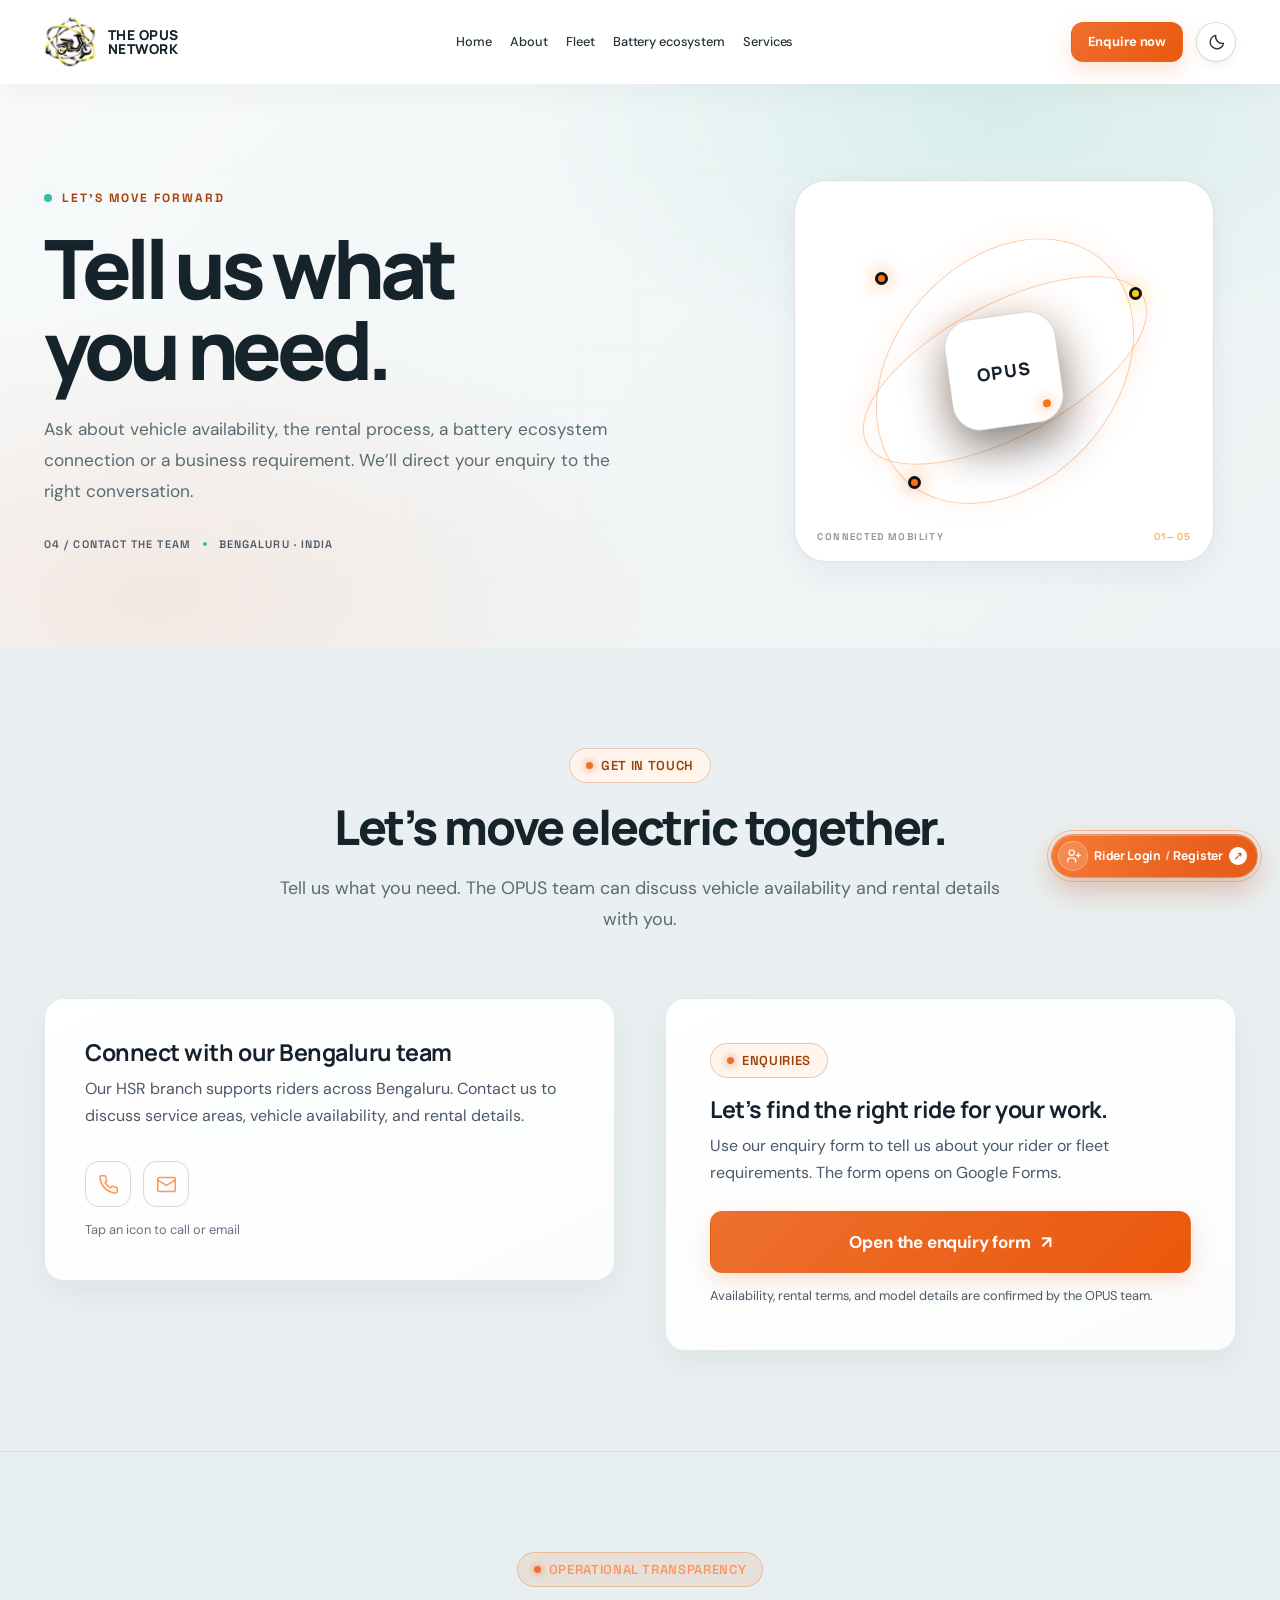
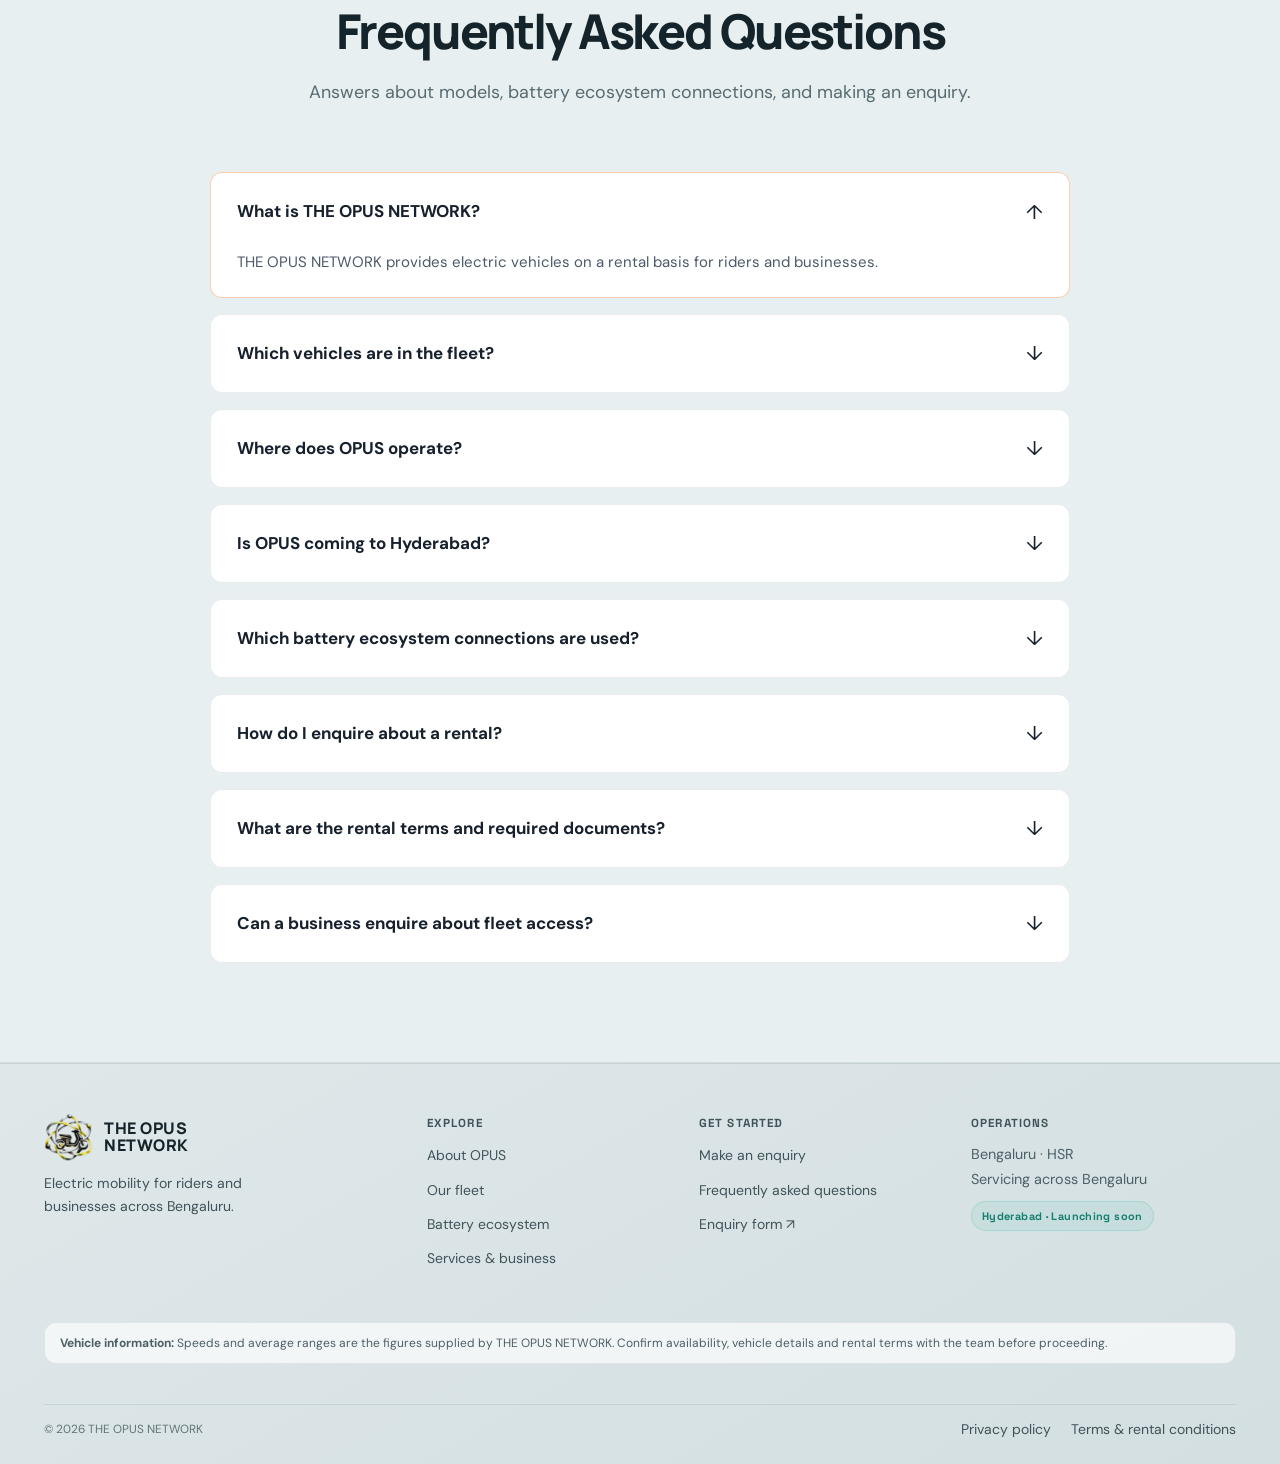
<file: contact.html>
<!doctype html><html lang="en"><head><meta charset="utf-8"><meta name="viewport" content="width=device-width,initial-scale=1"><meta name="theme-color" content="#0b0b0e"><meta name="description" content="Contact THE OPUS NETWORK about EV rental availability, rider needs and business fleet requirements in Bengaluru."><title>The Opus Network</title><link rel="icon" type="image/png" href="images/theopusnetwork-favicon-white.png?v=4"><link rel="preconnect" href="https://fonts.googleapis.com"><link rel="preconnect" href="https://fonts.gstatic.com" crossorigin><link href="https://fonts.googleapis.com/css2?family=DM+Sans:wght@400;500;600;700&family=Manrope:wght@400;500;600;700;800&family=Space+Grotesk:wght@500;600;700&display=swap" rel="stylesheet"><link rel="stylesheet" href="css/variables.css"><link rel="stylesheet" href="css/base.css"><link rel="stylesheet" href="css/components.css"><link rel="stylesheet" href="css/animations.css"><link rel="stylesheet" href="css/responsive.css"><link rel="stylesheet" href="css/opus-refinements.css"><link rel="stylesheet" href="css/multipage.css"><link rel="stylesheet" href="css/theme-premium.css"></head><body class="site-page page-contact"><a class="skip-to-content" href="#main-content">Skip to content</a>
<header class="header" role="banner"><div class="container header-container">
  <a href="index.html" class="logo-wrapper logo-brand-lockup" aria-label="THE OPUS NETWORK home"><img src="images/theopusnetwork-logo-hd.png" alt="" class="logo-img official-logo" aria-hidden="true"><span class="logo-brand-name">THE OPUS<br>NETWORK</span></a>
  <nav class="nav-menu" aria-label="Main navigation"><a href="index.html" class="nav-link ">Home</a><a href="about.html" class="nav-link ">About</a><a href="fleet.html" class="nav-link ">Fleet</a><a href="ecosystem.html" class="nav-link ">Battery ecosystem</a><a href="services.html" class="nav-link ">Services</a></nav>
  <div class="nav-actions"><a href="https://forms.gle/9we6HGHLLd8kzLKq5" class="btn btn-primary btn-sm header-enquire" target="_blank" rel="noopener noreferrer">Enquire now</a><button type="button" class="theme-toggle" data-theme-toggle aria-label="Switch theme"><svg class="theme-icon theme-icon-sun" viewBox="0 0 24 24" aria-hidden="true"><circle cx="12" cy="12" r="4"/><path d="M12 2v2m0 16v2M4.93 4.93l1.42 1.42m11.3 11.3 1.42 1.42M2 12h2m16 0h2M4.93 19.07l1.42-1.42m11.3-11.3 1.42-1.42"/></svg><svg class="theme-icon theme-icon-moon" viewBox="0 0 24 24" aria-hidden="true"><path d="M20.9 13A8.5 8.5 0 0 1 11 3.1 8.5 8.5 0 1 0 20.9 13Z"/></svg></button><button type="button" class="mobile-toggle" aria-label="Open navigation menu" aria-expanded="false"><span class="hamburger-line"></span><span class="hamburger-line"></span><span class="hamburger-line"></span></button></div>
</div></header>
<div class="mobile-drawer" role="dialog" aria-modal="true" aria-label="Mobile navigation"><nav class="mobile-nav-list"><a class="mobile-nav-link" href="index.html">Home <span>→</span></a><a class="mobile-nav-link" href="about.html">About us <span>→</span></a><a class="mobile-nav-link" href="fleet.html">Fleet <span>→</span></a><a class="mobile-nav-link" href="ecosystem.html">Battery ecosystem <span>→</span></a><a class="mobile-nav-link" href="services.html">Services <span>→</span></a><a class="mobile-nav-link" href="contact.html">Contact <span>→</span></a><a class="btn btn-primary" href="https://forms.gle/9we6HGHLLd8kzLKq5" target="_blank" rel="noopener noreferrer">Enquire now</a></nav></div><div class="drawer-backdrop" aria-hidden="true"></div><main id="main-content"><section class="page-hero" aria-labelledby="page-title"><div class="container page-hero-grid"><div class="page-hero-copy reveal-fade-up"><p class="page-kicker"><span></span>LET'S MOVE FORWARD</p><h1 id="page-title">Tell us what you need.</h1><p class="page-intro">Ask about vehicle availability, the rental process, a battery ecosystem connection or a business requirement. We’ll direct your enquiry to the right conversation.</p><div class="page-hero-meta"><span>04 / CONTACT THE TEAM</span><span class="page-meta-dot"></span><span>Bengaluru · India</span></div></div><div class="page-hero-art" aria-hidden="true"><div class="hero-art-orbit hero-art-orbit-one"></div><div class="hero-art-orbit hero-art-orbit-two"></div><div class="hero-art-core"><span>OPUS</span><i></i></div><div class="hero-art-node hero-art-node-one"></div><div class="hero-art-node hero-art-node-two"></div><div class="hero-art-node hero-art-node-three"></div><div class="hero-art-caption">CONNECTED MOBILITY <b>01—05</b></div></div></div></section><section id="contact" class="section" aria-labelledby="contact-heading">
      <div class="container">
        <div class="section-header reveal-fade-up"><div class="section-badge"><span class="section-badge-dot"></span>Get in touch</div><h2 id="contact-heading" class="section-title">Let’s move electric together.</h2><p class="section-subtitle">Tell us what you need. The OPUS team can discuss vehicle availability and rental details with you.</p></div>
        <div class="contact-grid contact-grid-refined">
          <div class="contact-info-panel reveal-fade-up">
            <div><h3 class="contact-panel-title">Connect with our Bengaluru team</h3><p class="contact-panel-intro">Our HSR branch supports riders across Bengaluru. Contact us to discuss service areas, vehicle availability, and rental details.</p></div>
            <div class="contact-actions" aria-label="Choose a contact method">
              <a class="contact-icon-link" href="tel:9606981553" aria-label="Call THE OPUS NETWORK" title="Call THE OPUS NETWORK"><svg viewBox="0 0 24 24" aria-hidden="true"><path d="M22 16.92v3a2 2 0 0 1-2.18 2 19.8 19.8 0 0 1-8.63-3.07 19.5 19.5 0 0 1-6-6A19.8 19.8 0 0 1 2.12 4.2 2 2 0 0 1 4.11 2h3a2 2 0 0 1 2 1.72c.12.96.35 1.9.69 2.79a2 2 0 0 1-.45 2.11L8.08 9.91a16 16 0 0 0 6 6l1.27-1.27a2 2 0 0 1 2.11-.45c.89.34 1.83.57 2.79.69A2 2 0 0 1 22 16.92z"/></svg></a>
              <a class="contact-icon-link" href="mailto:theopusnetwork@gmail.com" aria-label="Email THE OPUS NETWORK" title="Email THE OPUS NETWORK"><svg viewBox="0 0 24 24" aria-hidden="true"><rect x="2" y="4" width="20" height="16" rx="2"/><path d="m22 7-10 6L2 7"/></svg></a><span class="contact-icon-hint">Tap an icon to call or email</span>
            </div>
          </div>
          <div class="enquiry-form-card reveal-fade-up"><div class="section-badge"><span class="section-badge-dot"></span>Enquiries</div><h3 class="contact-panel-title enquiry-title">Let’s find the right ride for your work.</h3><p class="enquiry-intro">Use our enquiry form to tell us about your rider or fleet requirements. The form opens on Google Forms.</p><a class="btn btn-primary btn-lg enquiry-cta" href="https://forms.gle/9we6HGHLLd8kzLKq5" target="_blank" rel="noopener noreferrer">Open the enquiry form <span aria-hidden="true">↗</span></a><p class="form-note">Availability, rental terms, and model details are confirmed by the OPUS team.</p></div>
        </div>
      </div>
    </section><section id="faq" class="section section-dark" aria-labelledby="faq-heading">
      <div class="container">
        <div class="section-header reveal-fade-up">
          <div class="section-badge">
            <span class="section-badge-dot"></span>
            Operational Transparency
          </div>
          <h2 id="faq-heading" class="section-title">Frequently Asked Questions</h2>
          <p class="section-subtitle">
            Answers about models, battery ecosystem connections, and making an enquiry.
          </p>
        </div>

        <div id="faq-container" class="faq-list reveal-fade-up">
          <!-- Rendered via main.js from OPUS_DATA.faqs -->
        </div>
      </div>
    </section></main><footer class="footer" role="contentinfo"><div class="container"><div class="footer-top-grid">
  <div class="footer-brand"><a href="index.html" class="logo-wrapper logo-brand-lockup footer-brand-lockup" aria-label="THE OPUS NETWORK home"><img src="images/theopusnetwork-logo-hd.png" alt="" class="logo-img official-logo" aria-hidden="true"><span class="logo-brand-name">THE OPUS<br>NETWORK</span></a><p>Electric mobility for riders and businesses across Bengaluru.</p></div>
  <div><h4 class="footer-heading">Explore</h4><ul class="footer-links-list"><li><a href="about.html" class="footer-link">About OPUS</a></li><li><a href="fleet.html" class="footer-link">Our fleet</a></li><li><a href="ecosystem.html" class="footer-link">Battery ecosystem</a></li><li><a href="services.html" class="footer-link">Services &amp; business</a></li></ul></div>
  <div><h4 class="footer-heading">Get started</h4><ul class="footer-links-list"><li><a href="contact.html" class="footer-link">Make an enquiry</a></li><li><a href="contact.html#faq" class="footer-link">Frequently asked questions</a></li><li><a href="https://forms.gle/9we6HGHLLd8kzLKq5" class="footer-link" target="_blank" rel="noopener noreferrer">Enquiry form ↗</a></li></ul></div>
  <div class="footer-locations"><h4 class="footer-heading">Operations</h4><p>Bengaluru · HSR<br>Servicing across Bengaluru</p><span>Hyderabad · Launching soon</span></div>
</div><div class="footer-disclaimer-card"><p><strong>Vehicle information:</strong> Speeds and average ranges are the figures supplied by THE OPUS NETWORK. Confirm availability, vehicle details and rental terms with the team before proceeding.</p></div><div class="footer-bottom-bar"><span>© <span data-current-year></span> THE OPUS NETWORK</span><div><a href="#" class="footer-link js-open-privacy">Privacy policy</a><a href="#" class="footer-link js-open-terms">Terms &amp; rental conditions</a></div></div></div></footer>
<div id="legal-modal" class="modal-overlay" role="dialog" aria-modal="true" aria-label="Legal information"><div class="modal-card" style="max-width:680px"><button type="button" class="modal-close-btn" aria-label="Close legal information">✕</button><h3 id="legal-modal-title">Legal information</h3><div id="legal-modal-content"></div></div></div><script src="js/data.js"></script><script src="js/motion.js"></script><script src="js/catalog.js"></script><script src="js/ecosystem.js"></script><script src="js/theme.js"></script><script src="js/main.js"></script><script>document.querySelectorAll('[data-current-year]').forEach(el => el.textContent = new Date().getFullYear());</script></body></html>
</file>
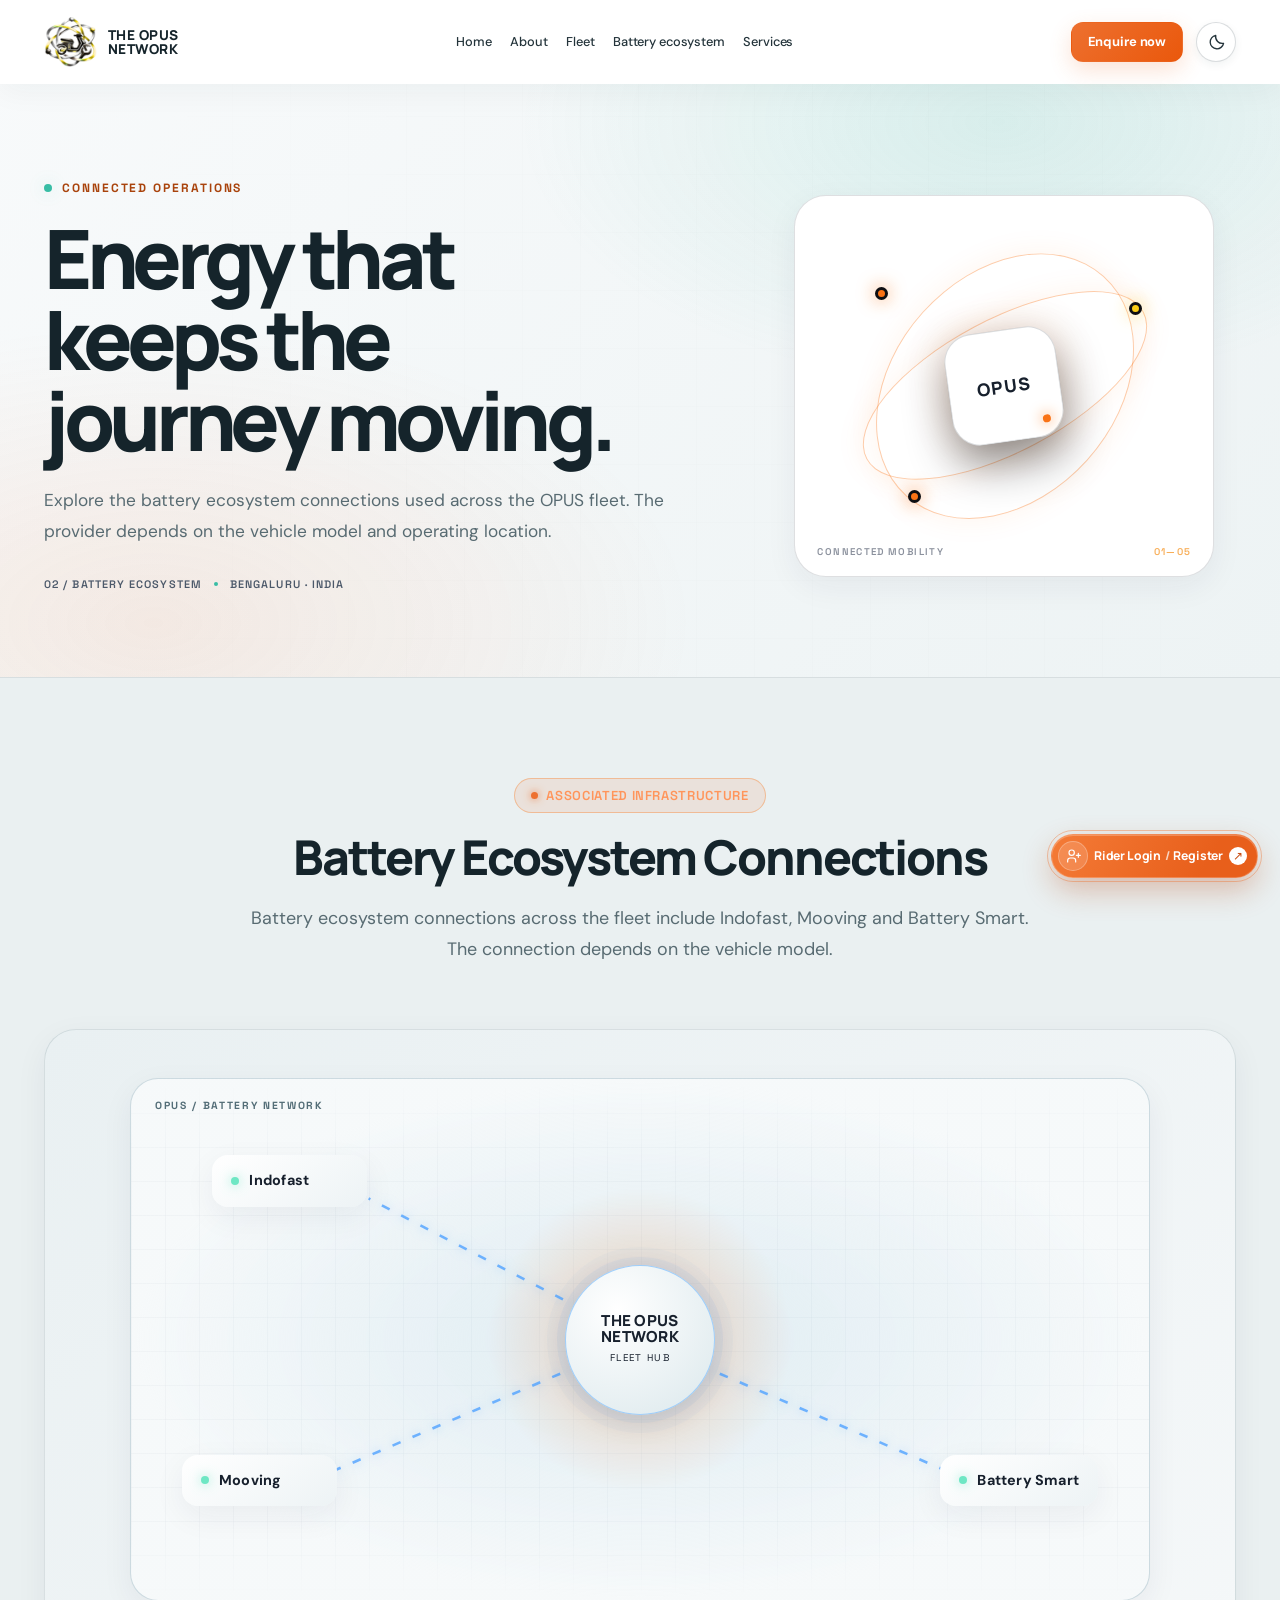
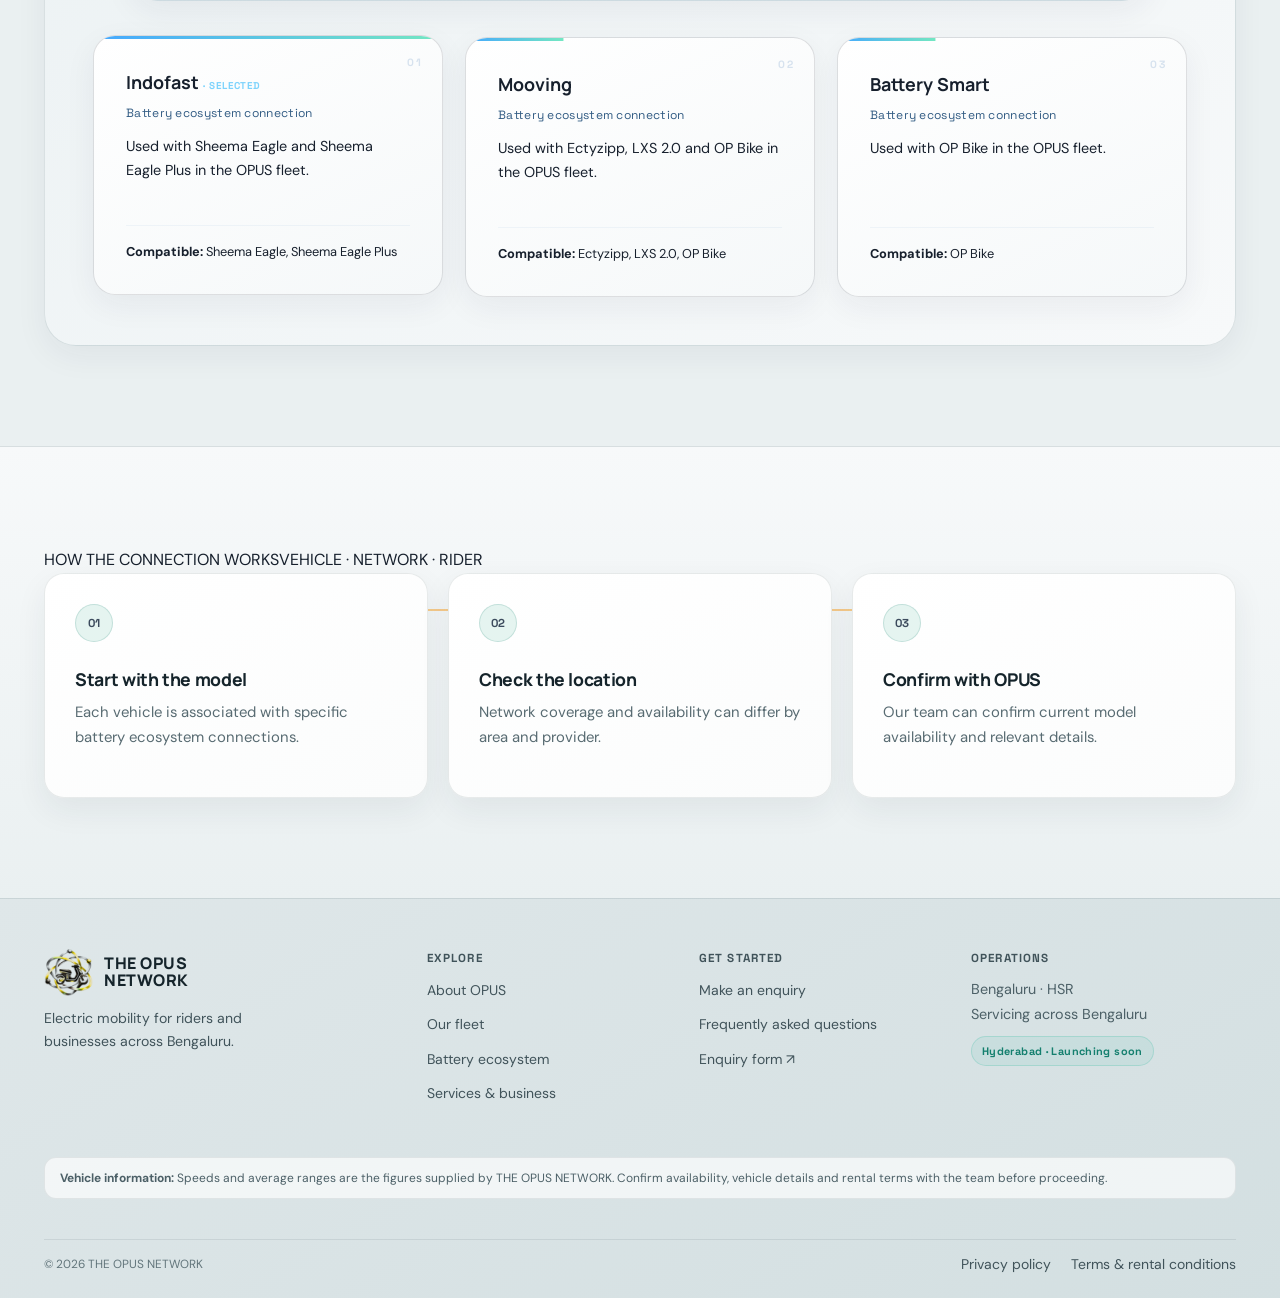
<file: ecosystem.html>
<!doctype html><html lang="en"><head><meta charset="utf-8"><meta name="viewport" content="width=device-width,initial-scale=1"><meta name="theme-color" content="#0b0b0e"><meta name="description" content="Explore the Indofast, Mooving and Battery Smart ecosystem connections used across the THE OPUS NETWORK fleet."><title>The Opus Network</title><link rel="icon" type="image/png" href="images/theopusnetwork-favicon-white.png?v=4"><link rel="preconnect" href="https://fonts.googleapis.com"><link rel="preconnect" href="https://fonts.gstatic.com" crossorigin><link href="https://fonts.googleapis.com/css2?family=DM+Sans:wght@400;500;600;700&family=Manrope:wght@400;500;600;700;800&family=Space+Grotesk:wght@500;600;700&display=swap" rel="stylesheet"><link rel="stylesheet" href="css/variables.css"><link rel="stylesheet" href="css/base.css"><link rel="stylesheet" href="css/components.css"><link rel="stylesheet" href="css/animations.css"><link rel="stylesheet" href="css/responsive.css"><link rel="stylesheet" href="css/opus-refinements.css"><link rel="stylesheet" href="css/multipage.css"><link rel="stylesheet" href="css/theme-premium.css"></head><body class="site-page page-ecosystem"><a class="skip-to-content" href="#main-content">Skip to content</a>
<header class="header" role="banner"><div class="container header-container">
  <a href="index.html" class="logo-wrapper logo-brand-lockup" aria-label="THE OPUS NETWORK home"><img src="images/theopusnetwork-logo-hd.png" alt="" class="logo-img official-logo" aria-hidden="true"><span class="logo-brand-name">THE OPUS<br>NETWORK</span></a>
  <nav class="nav-menu" aria-label="Main navigation"><a href="index.html" class="nav-link ">Home</a><a href="about.html" class="nav-link ">About</a><a href="fleet.html" class="nav-link ">Fleet</a><a href="ecosystem.html" class="nav-link active" aria-current="page">Battery ecosystem</a><a href="services.html" class="nav-link ">Services</a></nav>
  <div class="nav-actions"><a href="https://forms.gle/9we6HGHLLd8kzLKq5" class="btn btn-primary btn-sm header-enquire" target="_blank" rel="noopener noreferrer">Enquire now</a><button type="button" class="theme-toggle" data-theme-toggle aria-label="Switch theme"><svg class="theme-icon theme-icon-sun" viewBox="0 0 24 24" aria-hidden="true"><circle cx="12" cy="12" r="4"/><path d="M12 2v2m0 16v2M4.93 4.93l1.42 1.42m11.3 11.3 1.42 1.42M2 12h2m16 0h2M4.93 19.07l1.42-1.42m11.3-11.3 1.42-1.42"/></svg><svg class="theme-icon theme-icon-moon" viewBox="0 0 24 24" aria-hidden="true"><path d="M20.9 13A8.5 8.5 0 0 1 11 3.1 8.5 8.5 0 1 0 20.9 13Z"/></svg></button><button type="button" class="mobile-toggle" aria-label="Open navigation menu" aria-expanded="false"><span class="hamburger-line"></span><span class="hamburger-line"></span><span class="hamburger-line"></span></button></div>
</div></header>
<div class="mobile-drawer" role="dialog" aria-modal="true" aria-label="Mobile navigation"><nav class="mobile-nav-list"><a class="mobile-nav-link" href="index.html">Home <span>→</span></a><a class="mobile-nav-link" href="about.html">About us <span>→</span></a><a class="mobile-nav-link" href="fleet.html">Fleet <span>→</span></a><a class="mobile-nav-link" href="ecosystem.html">Battery ecosystem <span>→</span></a><a class="mobile-nav-link" href="services.html">Services <span>→</span></a><a class="mobile-nav-link" href="contact.html">Contact <span>→</span></a><a class="btn btn-primary" href="https://forms.gle/9we6HGHLLd8kzLKq5" target="_blank" rel="noopener noreferrer">Enquire now</a></nav></div><div class="drawer-backdrop" aria-hidden="true"></div><main id="main-content"><section class="page-hero" aria-labelledby="page-title"><div class="container page-hero-grid"><div class="page-hero-copy reveal-fade-up"><p class="page-kicker"><span></span>CONNECTED OPERATIONS</p><h1 id="page-title">Energy that keeps the journey moving.</h1><p class="page-intro">Explore the battery ecosystem connections used across the OPUS fleet. The provider depends on the vehicle model and operating location.</p><div class="page-hero-meta"><span>02 / BATTERY ECOSYSTEM</span><span class="page-meta-dot"></span><span>Bengaluru · India</span></div></div><div class="page-hero-art" aria-hidden="true"><div class="hero-art-orbit hero-art-orbit-one"></div><div class="hero-art-orbit hero-art-orbit-two"></div><div class="hero-art-core"><span>OPUS</span><i></i></div><div class="hero-art-node hero-art-node-one"></div><div class="hero-art-node hero-art-node-two"></div><div class="hero-art-node hero-art-node-three"></div><div class="hero-art-caption">CONNECTED MOBILITY <b>01—05</b></div></div></div></section><section id="ecosystem" class="section section-dark" aria-labelledby="ecosystem-heading">
      <div class="container">
        <div class="section-header reveal-fade-up">
          <div class="section-badge">
            <span class="section-badge-dot"></span>
            Associated Infrastructure
          </div>
          <h2 id="ecosystem-heading" class="section-title">Battery Ecosystem Connections</h2>
          <p class="section-subtitle">
            Battery ecosystem connections across the fleet include Indofast, Mooving and Battery Smart. The connection depends on the vehicle model.
          </p>
        </div>

        <div class="ecosystem-container reveal-scale-up">
          <!-- Interactive Visual Network with SVG rays -->
          <div class="ecosystem-network-visual">
            <svg class="ecosystem-svg-canvas" viewBox="0 0 860 480" preserveAspectRatio="xMidYMid meet">
              <defs>
                <radialGradient id="hubHalo" cx="50%" cy="50%" r="50%">
                  <stop offset="0%" stop-color="#F97316" stop-opacity="0.3" />
                  <stop offset="100%" stop-color="#F97316" stop-opacity="0" />
                </radialGradient>
              </defs>

              <!-- Central Aura -->
              <circle cx="430" cy="240" r="140" fill="url(#hubHalo)" />

              <!-- Connection Rays to the three ecosystem providers -->
              <!-- Indofast (Top Left: 180, 110) -->
              <line x1="430" y1="240" x2="180" y2="110" stroke="rgba(249, 115, 22, 0.4)" stroke-width="1.5" class="energy-ray-line energy-ray" data-target-id="indofast" />
              <!-- Mooving (Bottom Left: 150, 360) -->
              <line x1="430" y1="240" x2="150" y2="360" stroke="rgba(249, 115, 22, 0.4)" stroke-width="1.5" class="energy-ray-line energy-ray" data-target-id="mooving" />
              <!-- Battery Smart (Bottom Right: 710, 360) -->
              <line x1="430" y1="240" x2="710" y2="360" stroke="rgba(249, 115, 22, 0.4)" stroke-width="1.5" class="energy-ray-line energy-ray" data-target-id="battery-smart" />
            </svg>

            <!-- Central Hub -->
            <div class="network-hub-center">
              <span class="hub-center-title">THE OPUS NETWORK</span>
              <span class="hub-center-sub">FLEET HUB</span>
            </div>

            <!-- Three accessible provider controls -->
            <button type="button" class="provider-node" data-node-id="indofast" style="top: 15%; left: 8%;" aria-pressed="false">
              <span class="node-pulse-dot"></span>
              <span class="node-name">Indofast</span>
            </button>

            <button type="button" class="provider-node" data-node-id="mooving" style="bottom: 18%; left: 5%;" aria-pressed="false">
              <span class="node-pulse-dot"></span>
              <span class="node-name">Mooving</span>
            </button>

            <button type="button" class="provider-node" data-node-id="battery-smart" style="bottom: 18%; right: 5%;" aria-pressed="false">
              <span class="node-pulse-dot"></span>
              <span class="node-name">Battery Smart</span>
            </button>
          </div>

          <!-- Provider Detail Cards (Populated via ecosystem.js) -->
          <div id="ecosystem-cards-grid" class="ecosystem-providers-grid">
            <!-- Rendered by ecosystem.js -->
          </div>
        </div>
      </div>
    </section><section class="ecosystem-journey section"><div class="container"><div class="section-label"><span>HOW THE CONNECTION WORKS</span><span>VEHICLE · NETWORK · RIDER</span></div><div class="ecosystem-journey-grid"><article class="journey-card reveal-fade-up"><span>01</span><h3>Start with the model</h3><p>Each vehicle is associated with specific battery ecosystem connections.</p></article><article class="journey-card reveal-fade-up"><span>02</span><h3>Check the location</h3><p>Network coverage and availability can differ by area and provider.</p></article><article class="journey-card reveal-fade-up"><span>03</span><h3>Confirm with OPUS</h3><p>Our team can confirm current model availability and relevant details.</p></article></div></div></section></main><footer class="footer" role="contentinfo"><div class="container"><div class="footer-top-grid">
  <div class="footer-brand"><a href="index.html" class="logo-wrapper logo-brand-lockup footer-brand-lockup" aria-label="THE OPUS NETWORK home"><img src="images/theopusnetwork-logo-hd.png" alt="" class="logo-img official-logo" aria-hidden="true"><span class="logo-brand-name">THE OPUS<br>NETWORK</span></a><p>Electric mobility for riders and businesses across Bengaluru.</p></div>
  <div><h4 class="footer-heading">Explore</h4><ul class="footer-links-list"><li><a href="about.html" class="footer-link">About OPUS</a></li><li><a href="fleet.html" class="footer-link">Our fleet</a></li><li><a href="ecosystem.html" class="footer-link">Battery ecosystem</a></li><li><a href="services.html" class="footer-link">Services &amp; business</a></li></ul></div>
  <div><h4 class="footer-heading">Get started</h4><ul class="footer-links-list"><li><a href="contact.html" class="footer-link">Make an enquiry</a></li><li><a href="contact.html#faq" class="footer-link">Frequently asked questions</a></li><li><a href="https://forms.gle/9we6HGHLLd8kzLKq5" class="footer-link" target="_blank" rel="noopener noreferrer">Enquiry form ↗</a></li></ul></div>
  <div class="footer-locations"><h4 class="footer-heading">Operations</h4><p>Bengaluru · HSR<br>Servicing across Bengaluru</p><span>Hyderabad · Launching soon</span></div>
</div><div class="footer-disclaimer-card"><p><strong>Vehicle information:</strong> Speeds and average ranges are the figures supplied by THE OPUS NETWORK. Confirm availability, vehicle details and rental terms with the team before proceeding.</p></div><div class="footer-bottom-bar"><span>© <span data-current-year></span> THE OPUS NETWORK</span><div><a href="#" class="footer-link js-open-privacy">Privacy policy</a><a href="#" class="footer-link js-open-terms">Terms &amp; rental conditions</a></div></div></div></footer>
<div id="legal-modal" class="modal-overlay" role="dialog" aria-modal="true" aria-label="Legal information"><div class="modal-card" style="max-width:680px"><button type="button" class="modal-close-btn" aria-label="Close legal information">✕</button><h3 id="legal-modal-title">Legal information</h3><div id="legal-modal-content"></div></div></div><script src="js/data.js"></script><script src="js/motion.js"></script><script src="js/catalog.js"></script><script src="js/ecosystem.js"></script><script src="js/theme.js"></script><script src="js/main.js"></script><script>document.querySelectorAll('[data-current-year]').forEach(el => el.textContent = new Date().getFullYear());</script></body></html>
</file>
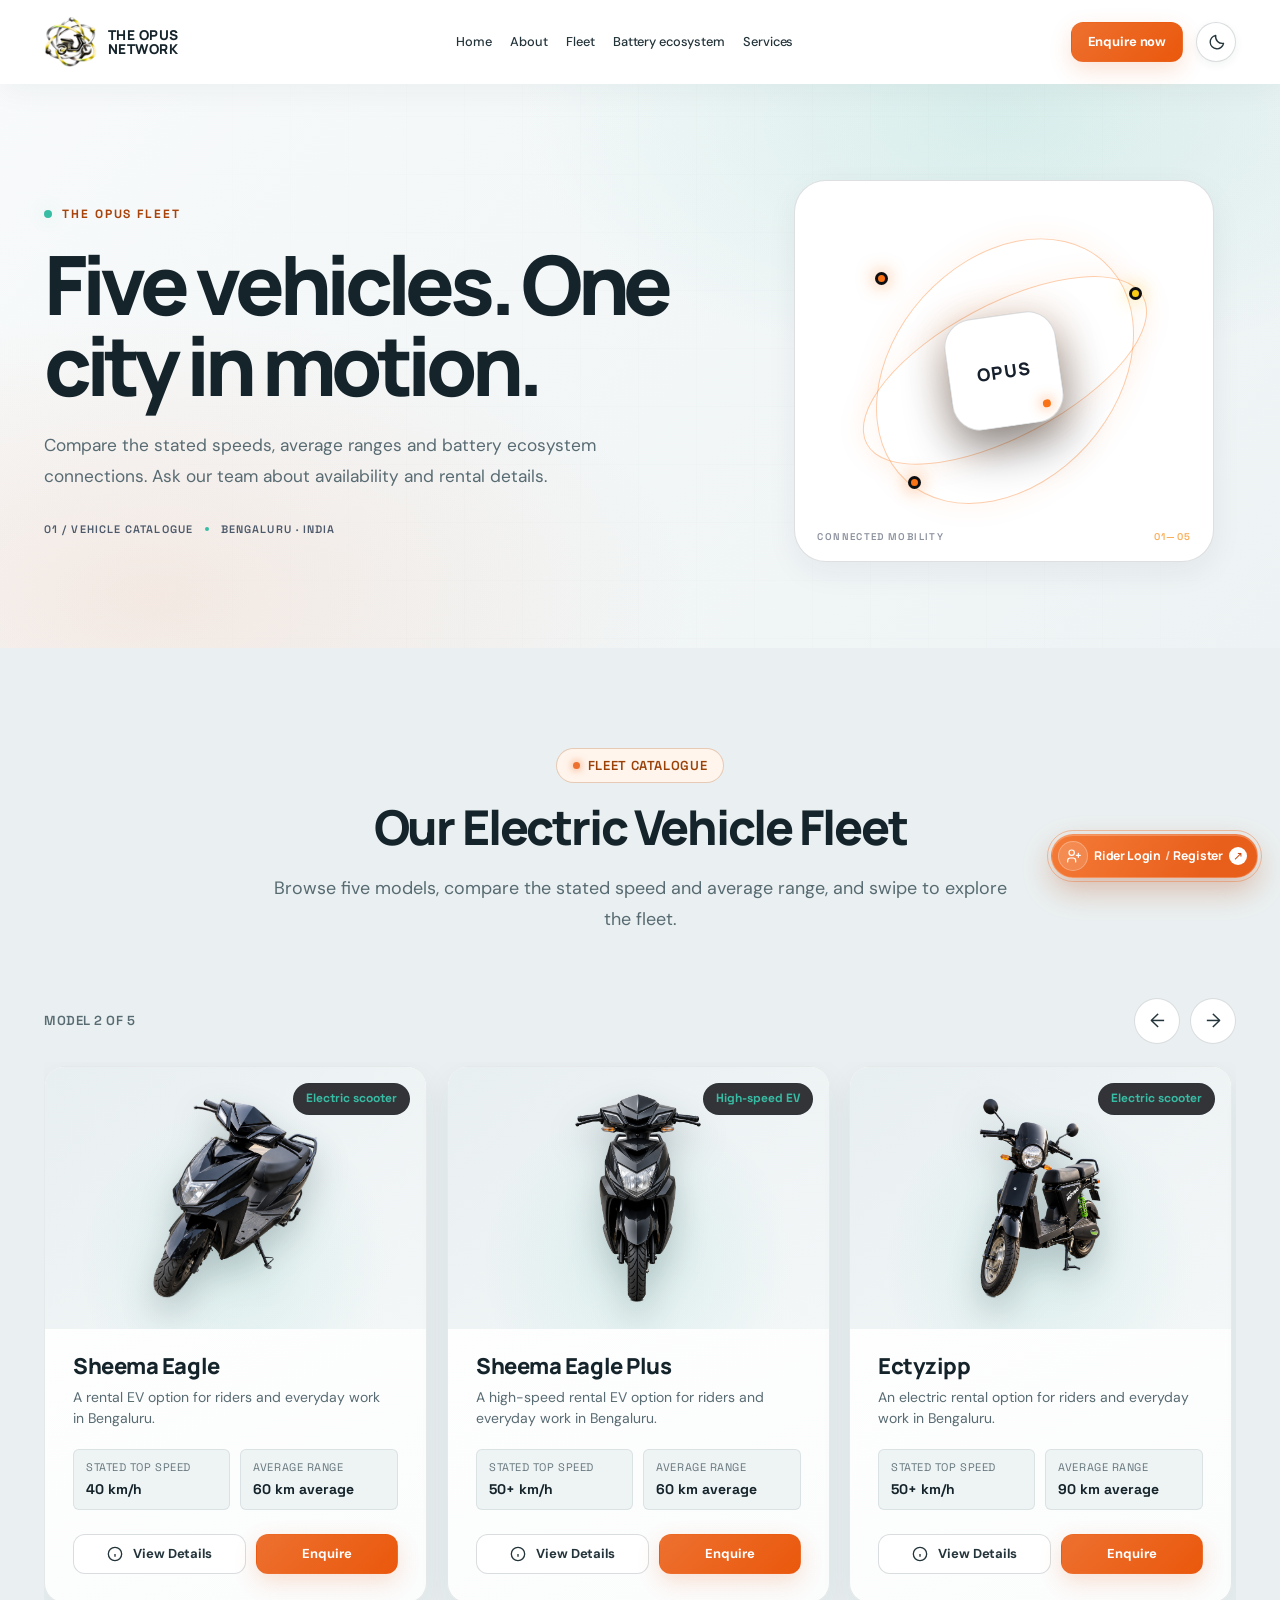
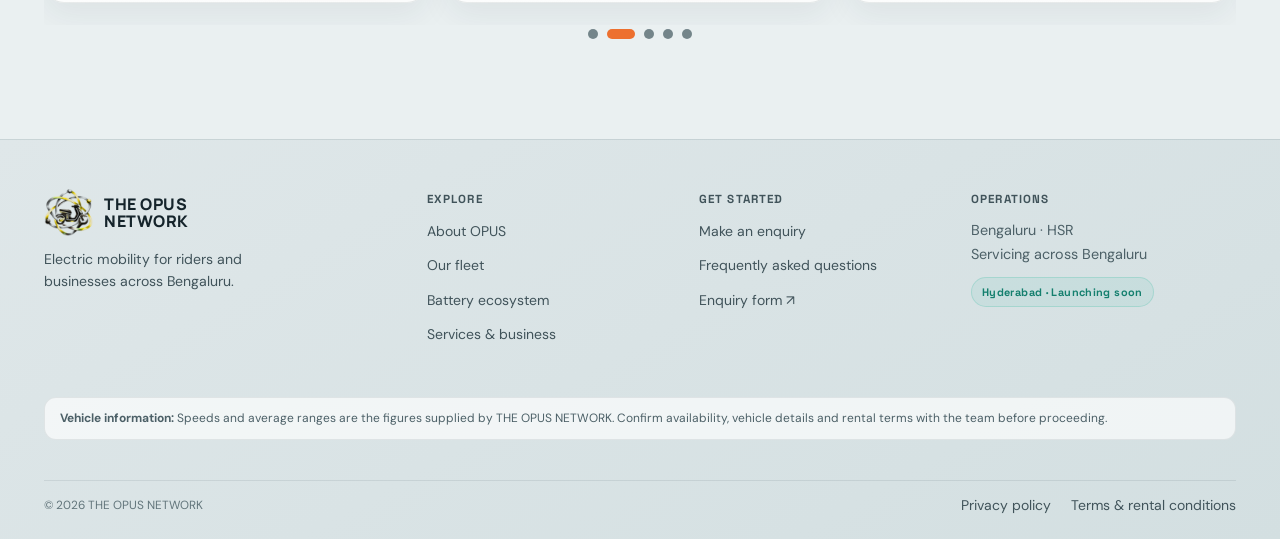
<file: fleet.html>
<!doctype html><html lang="en"><head><meta charset="utf-8"><meta name="viewport" content="width=device-width,initial-scale=1"><meta name="theme-color" content="#0b0b0e"><meta name="description" content="Explore five electric vehicle models from THE OPUS NETWORK, with stated speeds, average ranges and battery ecosystem connections."><title>The Opus Network</title><link rel="icon" type="image/png" href="images/theopusnetwork-favicon-white.png?v=4"><link rel="preconnect" href="https://fonts.googleapis.com"><link rel="preconnect" href="https://fonts.gstatic.com" crossorigin><link href="https://fonts.googleapis.com/css2?family=DM+Sans:wght@400;500;600;700&family=Manrope:wght@400;500;600;700;800&family=Space+Grotesk:wght@500;600;700&display=swap" rel="stylesheet"><link rel="stylesheet" href="css/variables.css"><link rel="stylesheet" href="css/base.css"><link rel="stylesheet" href="css/components.css"><link rel="stylesheet" href="css/animations.css"><link rel="stylesheet" href="css/responsive.css"><link rel="stylesheet" href="css/opus-refinements.css"><link rel="stylesheet" href="css/multipage.css"><link rel="stylesheet" href="css/theme-premium.css"></head><body class="site-page page-fleet"><a class="skip-to-content" href="#main-content">Skip to content</a>
<header class="header" role="banner"><div class="container header-container">
  <a href="index.html" class="logo-wrapper logo-brand-lockup" aria-label="THE OPUS NETWORK home"><img src="images/theopusnetwork-logo-hd.png" alt="" class="logo-img official-logo" aria-hidden="true"><span class="logo-brand-name">THE OPUS<br>NETWORK</span></a>
  <nav class="nav-menu" aria-label="Main navigation"><a href="index.html" class="nav-link ">Home</a><a href="about.html" class="nav-link ">About</a><a href="fleet.html" class="nav-link active" aria-current="page">Fleet</a><a href="ecosystem.html" class="nav-link ">Battery ecosystem</a><a href="services.html" class="nav-link ">Services</a></nav>
  <div class="nav-actions"><a href="https://forms.gle/9we6HGHLLd8kzLKq5" class="btn btn-primary btn-sm header-enquire" target="_blank" rel="noopener noreferrer">Enquire now</a><button type="button" class="theme-toggle" data-theme-toggle aria-label="Switch theme"><svg class="theme-icon theme-icon-sun" viewBox="0 0 24 24" aria-hidden="true"><circle cx="12" cy="12" r="4"/><path d="M12 2v2m0 16v2M4.93 4.93l1.42 1.42m11.3 11.3 1.42 1.42M2 12h2m16 0h2M4.93 19.07l1.42-1.42m11.3-11.3 1.42-1.42"/></svg><svg class="theme-icon theme-icon-moon" viewBox="0 0 24 24" aria-hidden="true"><path d="M20.9 13A8.5 8.5 0 0 1 11 3.1 8.5 8.5 0 1 0 20.9 13Z"/></svg></button><button type="button" class="mobile-toggle" aria-label="Open navigation menu" aria-expanded="false"><span class="hamburger-line"></span><span class="hamburger-line"></span><span class="hamburger-line"></span></button></div>
</div></header>
<div class="mobile-drawer" role="dialog" aria-modal="true" aria-label="Mobile navigation"><nav class="mobile-nav-list"><a class="mobile-nav-link" href="index.html">Home <span>→</span></a><a class="mobile-nav-link" href="about.html">About us <span>→</span></a><a class="mobile-nav-link" href="fleet.html">Fleet <span>→</span></a><a class="mobile-nav-link" href="ecosystem.html">Battery ecosystem <span>→</span></a><a class="mobile-nav-link" href="services.html">Services <span>→</span></a><a class="mobile-nav-link" href="contact.html">Contact <span>→</span></a><a class="btn btn-primary" href="https://forms.gle/9we6HGHLLd8kzLKq5" target="_blank" rel="noopener noreferrer">Enquire now</a></nav></div><div class="drawer-backdrop" aria-hidden="true"></div><main id="main-content"><section class="page-hero" aria-labelledby="page-title"><div class="container page-hero-grid"><div class="page-hero-copy reveal-fade-up"><p class="page-kicker"><span></span>THE OPUS FLEET</p><h1 id="page-title">Five vehicles. One city in motion.</h1><p class="page-intro">Compare the stated speeds, average ranges and battery ecosystem connections. Ask our team about availability and rental details.</p><div class="page-hero-meta"><span>01 / VEHICLE CATALOGUE</span><span class="page-meta-dot"></span><span>Bengaluru · India</span></div></div><div class="page-hero-art" aria-hidden="true"><div class="hero-art-orbit hero-art-orbit-one"></div><div class="hero-art-orbit hero-art-orbit-two"></div><div class="hero-art-core"><span>OPUS</span><i></i></div><div class="hero-art-node hero-art-node-one"></div><div class="hero-art-node hero-art-node-two"></div><div class="hero-art-node hero-art-node-three"></div><div class="hero-art-caption">CONNECTED MOBILITY <b>01—05</b></div></div></div></section><section id="models" class="section" aria-labelledby="models-heading">
      <div class="container">
        <div class="section-header reveal-fade-up">
          <div class="section-badge">
            <span class="section-badge-dot"></span>
            Fleet Catalogue
          </div>
          <h2 id="models-heading" class="section-title">Our Electric Vehicle Fleet</h2>
          <p class="section-subtitle">
            Browse five models, compare the stated speed and average range, and swipe to explore the fleet.
          </p>
        </div>

        <div class="vehicle-carousel-controls" aria-label="Vehicle gallery controls">
          <span id="vehicle-gallery-status" class="gallery-status" aria-live="polite">Model 1 of 5</span>
          <div class="gallery-buttons">
            <button type="button" class="gallery-arrow" id="vehicle-previous" aria-label="Show previous model">←</button>
            <button type="button" class="gallery-arrow" id="vehicle-next" aria-label="Show next model">→</button>
          </div>
        </div>
        <div id="vehicles-grid" class="vehicles-grid vehicle-track" role="region" aria-label="Swipeable vehicle models" tabindex="0">
          <!-- Rendered by catalog.js -->
        </div>
        <div id="vehicle-gallery-dots" class="gallery-dots" aria-label="Choose a vehicle model"></div>
      </div>
    </section></main><div id="vehicle-modal" class="modal-overlay" role="dialog" aria-modal="true" aria-label="Vehicle specification details"><div class="modal-card"><button type="button" class="modal-close-btn js-modal-close" aria-label="Close vehicle specifications">✕</button><div id="vehicle-modal-content"></div></div></div><footer class="footer" role="contentinfo"><div class="container"><div class="footer-top-grid">
  <div class="footer-brand"><a href="index.html" class="logo-wrapper logo-brand-lockup footer-brand-lockup" aria-label="THE OPUS NETWORK home"><img src="images/theopusnetwork-logo-hd.png" alt="" class="logo-img official-logo" aria-hidden="true"><span class="logo-brand-name">THE OPUS<br>NETWORK</span></a><p>Electric mobility for riders and businesses across Bengaluru.</p></div>
  <div><h4 class="footer-heading">Explore</h4><ul class="footer-links-list"><li><a href="about.html" class="footer-link">About OPUS</a></li><li><a href="fleet.html" class="footer-link">Our fleet</a></li><li><a href="ecosystem.html" class="footer-link">Battery ecosystem</a></li><li><a href="services.html" class="footer-link">Services &amp; business</a></li></ul></div>
  <div><h4 class="footer-heading">Get started</h4><ul class="footer-links-list"><li><a href="contact.html" class="footer-link">Make an enquiry</a></li><li><a href="contact.html#faq" class="footer-link">Frequently asked questions</a></li><li><a href="https://forms.gle/9we6HGHLLd8kzLKq5" class="footer-link" target="_blank" rel="noopener noreferrer">Enquiry form ↗</a></li></ul></div>
  <div class="footer-locations"><h4 class="footer-heading">Operations</h4><p>Bengaluru · HSR<br>Servicing across Bengaluru</p><span>Hyderabad · Launching soon</span></div>
</div><div class="footer-disclaimer-card"><p><strong>Vehicle information:</strong> Speeds and average ranges are the figures supplied by THE OPUS NETWORK. Confirm availability, vehicle details and rental terms with the team before proceeding.</p></div><div class="footer-bottom-bar"><span>© <span data-current-year></span> THE OPUS NETWORK</span><div><a href="#" class="footer-link js-open-privacy">Privacy policy</a><a href="#" class="footer-link js-open-terms">Terms &amp; rental conditions</a></div></div></div></footer>
<div id="legal-modal" class="modal-overlay" role="dialog" aria-modal="true" aria-label="Legal information"><div class="modal-card" style="max-width:680px"><button type="button" class="modal-close-btn" aria-label="Close legal information">✕</button><h3 id="legal-modal-title">Legal information</h3><div id="legal-modal-content"></div></div></div><script src="js/data.js"></script><script src="js/motion.js"></script><script src="js/catalog.js"></script><script src="js/ecosystem.js"></script><script src="js/theme.js"></script><script src="js/main.js"></script><script>document.querySelectorAll('[data-current-year]').forEach(el => el.textContent = new Date().getFullYear());</script></body></html>
</file>
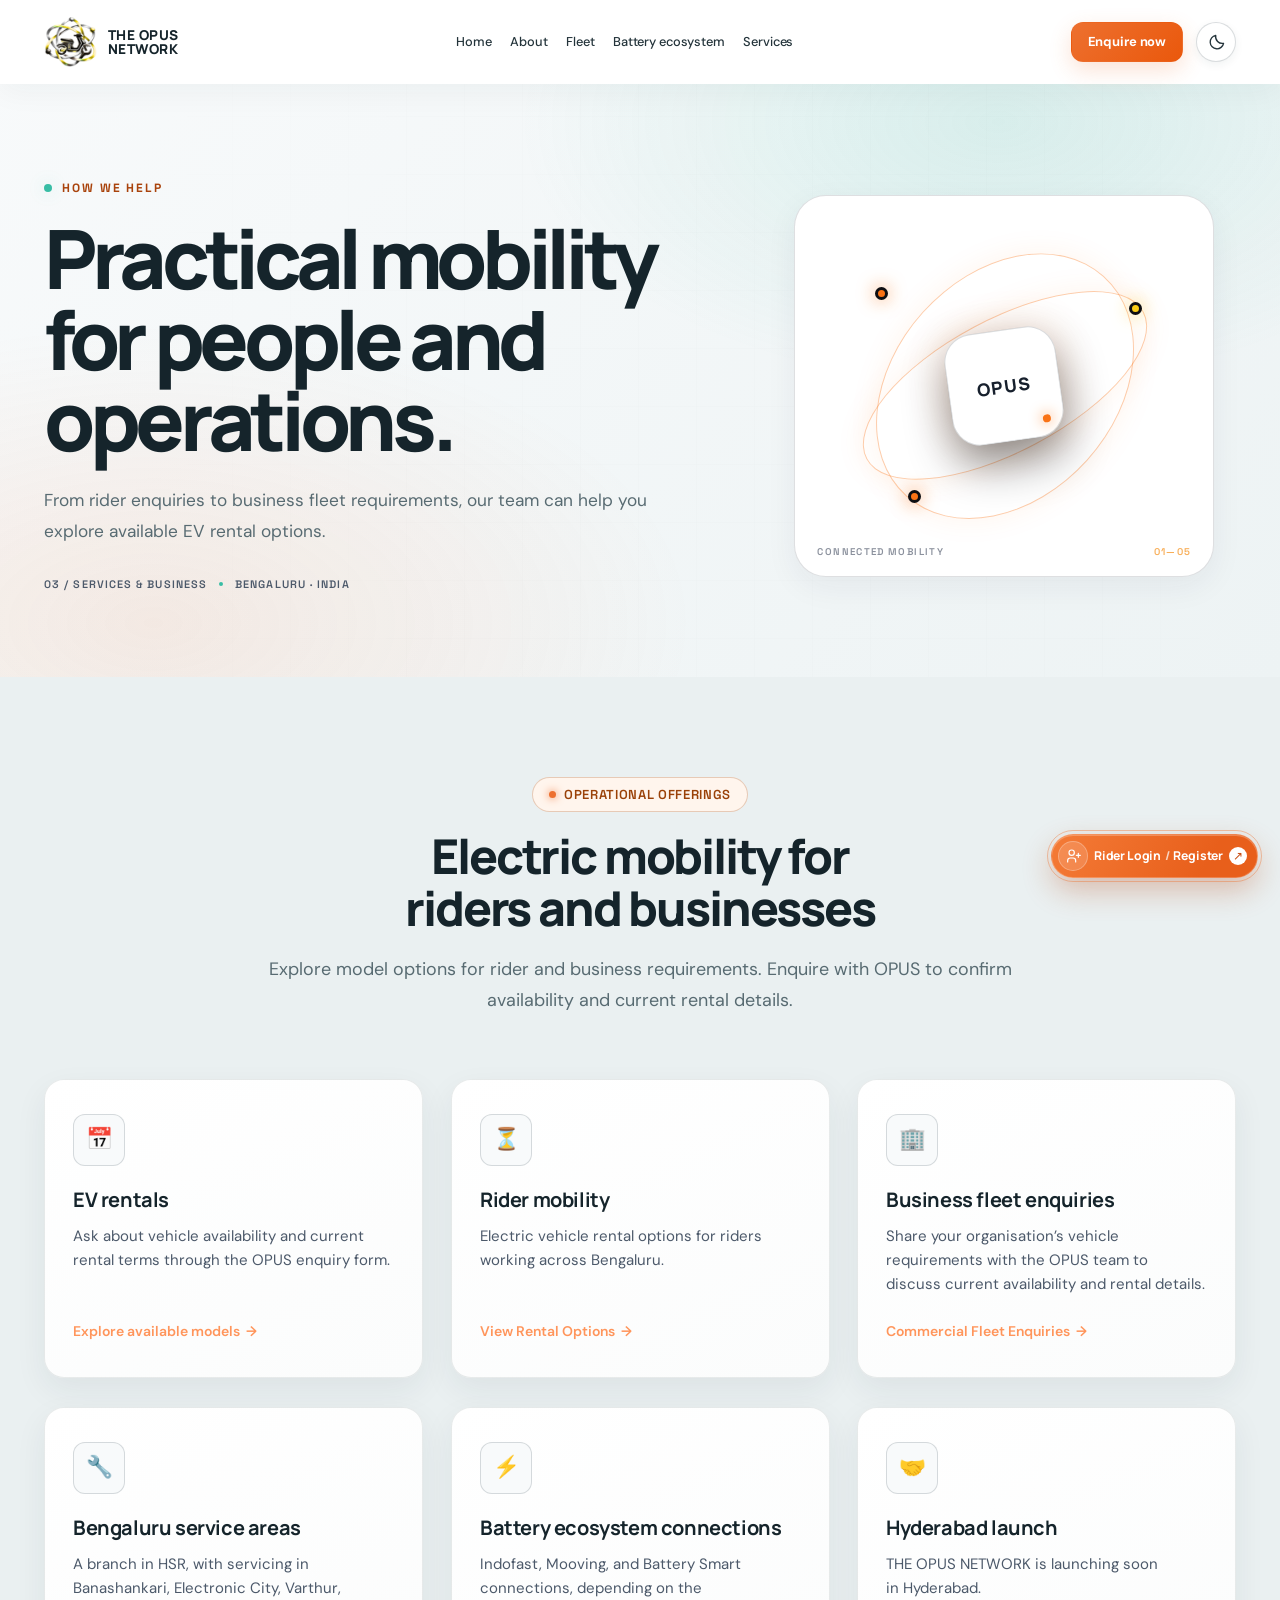
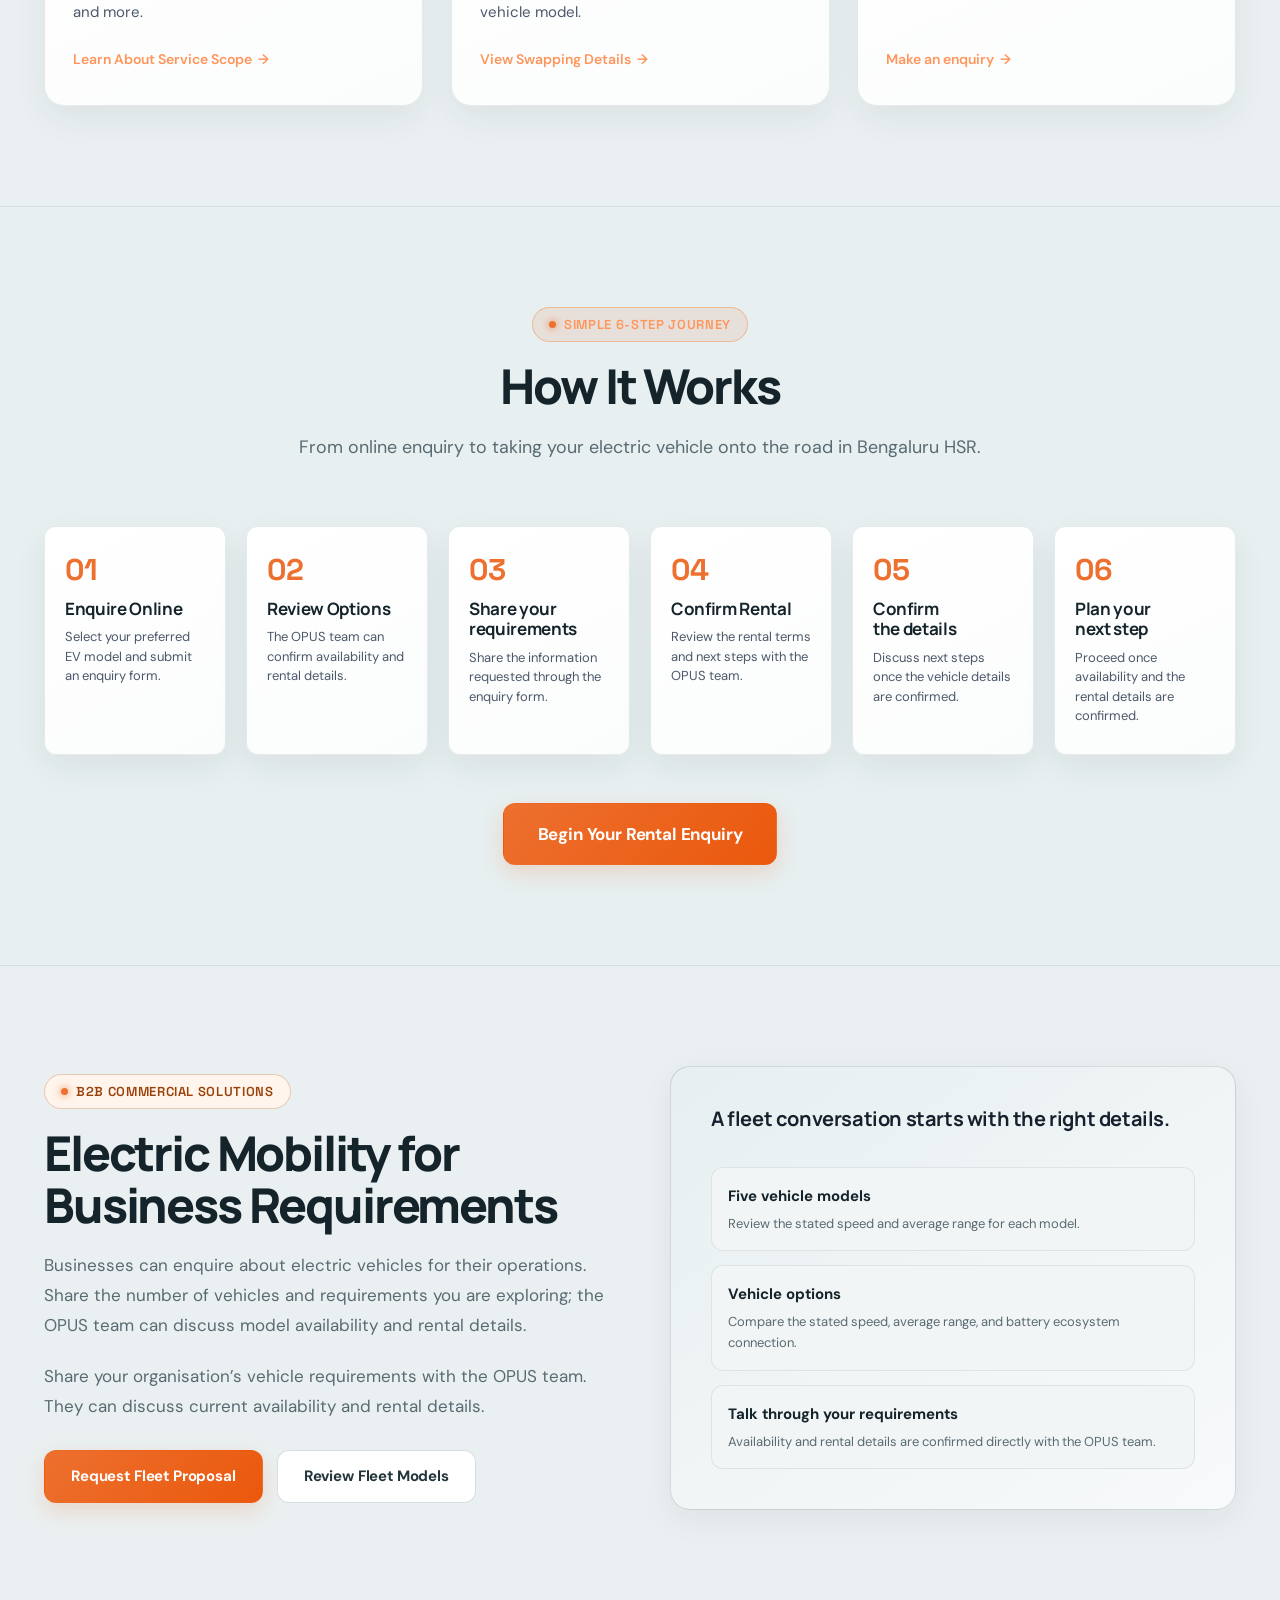
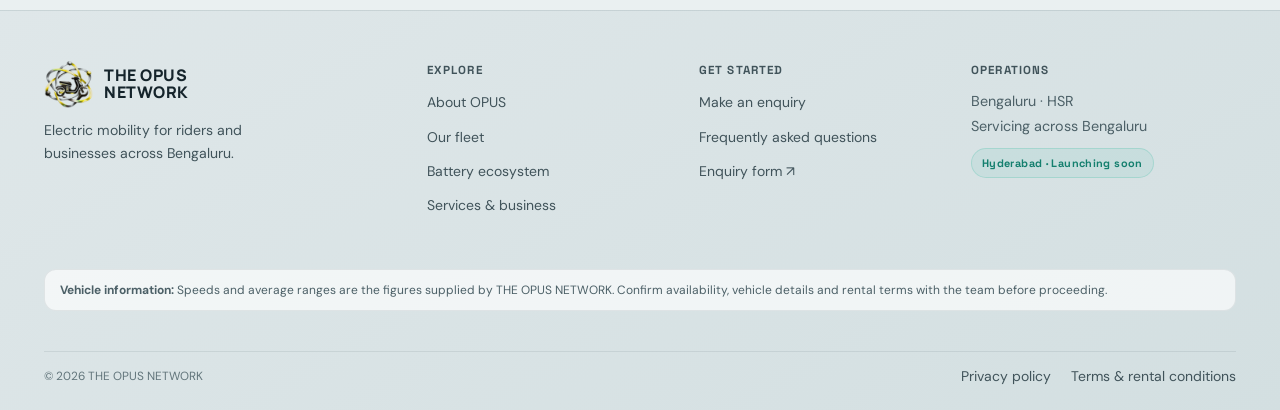
<file: services.html>
<!doctype html><html lang="en"><head><meta charset="utf-8"><meta name="viewport" content="width=device-width,initial-scale=1"><meta name="theme-color" content="#0b0b0e"><meta name="description" content="Explore EV rental services, the rider process and business fleet enquiries with THE OPUS NETWORK."><title>The Opus Network</title><link rel="icon" type="image/png" href="images/theopusnetwork-favicon-white.png?v=4"><link rel="preconnect" href="https://fonts.googleapis.com"><link rel="preconnect" href="https://fonts.gstatic.com" crossorigin><link href="https://fonts.googleapis.com/css2?family=DM+Sans:wght@400;500;600;700&family=Manrope:wght@400;500;600;700;800&family=Space+Grotesk:wght@500;600;700&display=swap" rel="stylesheet"><link rel="stylesheet" href="css/variables.css"><link rel="stylesheet" href="css/base.css"><link rel="stylesheet" href="css/components.css"><link rel="stylesheet" href="css/animations.css"><link rel="stylesheet" href="css/responsive.css"><link rel="stylesheet" href="css/opus-refinements.css"><link rel="stylesheet" href="css/multipage.css"><link rel="stylesheet" href="css/theme-premium.css"></head><body class="site-page page-services"><a class="skip-to-content" href="#main-content">Skip to content</a>
<header class="header" role="banner"><div class="container header-container">
  <a href="index.html" class="logo-wrapper logo-brand-lockup" aria-label="THE OPUS NETWORK home"><img src="images/theopusnetwork-logo-hd.png" alt="" class="logo-img official-logo" aria-hidden="true"><span class="logo-brand-name">THE OPUS<br>NETWORK</span></a>
  <nav class="nav-menu" aria-label="Main navigation"><a href="index.html" class="nav-link ">Home</a><a href="about.html" class="nav-link ">About</a><a href="fleet.html" class="nav-link ">Fleet</a><a href="ecosystem.html" class="nav-link ">Battery ecosystem</a><a href="services.html" class="nav-link active" aria-current="page">Services</a></nav>
  <div class="nav-actions"><a href="https://forms.gle/9we6HGHLLd8kzLKq5" class="btn btn-primary btn-sm header-enquire" target="_blank" rel="noopener noreferrer">Enquire now</a><button type="button" class="theme-toggle" data-theme-toggle aria-label="Switch theme"><svg class="theme-icon theme-icon-sun" viewBox="0 0 24 24" aria-hidden="true"><circle cx="12" cy="12" r="4"/><path d="M12 2v2m0 16v2M4.93 4.93l1.42 1.42m11.3 11.3 1.42 1.42M2 12h2m16 0h2M4.93 19.07l1.42-1.42m11.3-11.3 1.42-1.42"/></svg><svg class="theme-icon theme-icon-moon" viewBox="0 0 24 24" aria-hidden="true"><path d="M20.9 13A8.5 8.5 0 0 1 11 3.1 8.5 8.5 0 1 0 20.9 13Z"/></svg></button><button type="button" class="mobile-toggle" aria-label="Open navigation menu" aria-expanded="false"><span class="hamburger-line"></span><span class="hamburger-line"></span><span class="hamburger-line"></span></button></div>
</div></header>
<div class="mobile-drawer" role="dialog" aria-modal="true" aria-label="Mobile navigation"><nav class="mobile-nav-list"><a class="mobile-nav-link" href="index.html">Home <span>→</span></a><a class="mobile-nav-link" href="about.html">About us <span>→</span></a><a class="mobile-nav-link" href="fleet.html">Fleet <span>→</span></a><a class="mobile-nav-link" href="ecosystem.html">Battery ecosystem <span>→</span></a><a class="mobile-nav-link" href="services.html">Services <span>→</span></a><a class="mobile-nav-link" href="contact.html">Contact <span>→</span></a><a class="btn btn-primary" href="https://forms.gle/9we6HGHLLd8kzLKq5" target="_blank" rel="noopener noreferrer">Enquire now</a></nav></div><div class="drawer-backdrop" aria-hidden="true"></div><main id="main-content"><section class="page-hero" aria-labelledby="page-title"><div class="container page-hero-grid"><div class="page-hero-copy reveal-fade-up"><p class="page-kicker"><span></span>HOW WE HELP</p><h1 id="page-title">Practical mobility for people and operations.</h1><p class="page-intro">From rider enquiries to business fleet requirements, our team can help you explore available EV rental options.</p><div class="page-hero-meta"><span>03 / SERVICES & BUSINESS</span><span class="page-meta-dot"></span><span>Bengaluru · India</span></div></div><div class="page-hero-art" aria-hidden="true"><div class="hero-art-orbit hero-art-orbit-one"></div><div class="hero-art-orbit hero-art-orbit-two"></div><div class="hero-art-core"><span>OPUS</span><i></i></div><div class="hero-art-node hero-art-node-one"></div><div class="hero-art-node hero-art-node-two"></div><div class="hero-art-node hero-art-node-three"></div><div class="hero-art-caption">CONNECTED MOBILITY <b>01—05</b></div></div></div></section><section id="services" class="section" aria-labelledby="services-heading">
      <div class="container">
        <div class="section-header reveal-fade-up">
          <div class="section-badge">
            <span class="section-badge-dot"></span>
            Operational Offerings
          </div>
            <h2 id="services-heading" class="section-title">Electric mobility for riders and businesses</h2>
          <p class="section-subtitle">
            Explore model options for rider and business requirements. Enquire with OPUS to confirm availability and current rental details.
          </p>
        </div>

        <div class="services-grid">
          <!-- Service 1 -->
          <div class="service-card reveal-fade-up delay-1">
            <div class="service-icon-box">📅</div>
            <h3 class="service-title">EV rentals</h3>
            <p class="service-desc">
              Ask about vehicle availability and current rental terms through the OPUS enquiry form.
            </p>
            <a href="contact.html#contact" class="service-card-cta">
              Explore available models <span>→</span>
            </a>
          </div>

          <!-- Service 2 -->
          <div class="service-card reveal-fade-up delay-2">
            <div class="service-icon-box">⏳</div>
            <h3 class="service-title">Rider mobility</h3>
            <p class="service-desc">
              Electric vehicle rental options for riders working across Bengaluru.
            </p>
            <a href="contact.html#contact" class="service-card-cta">
              View Rental Options <span>→</span>
            </a>
          </div>

          <!-- Service 3 -->
          <div class="service-card reveal-fade-up delay-3">
            <div class="service-icon-box">🏢</div>
            <h3 class="service-title">Business fleet enquiries</h3>
            <p class="service-desc">
              Share your organisation’s vehicle requirements with the OPUS team to discuss current availability and rental details.
            </p>
            <a href="services.html#partnerships" class="service-card-cta">
              Commercial Fleet Enquiries <span>→</span>
            </a>
          </div>

          <!-- Service 4 -->
          <div class="service-card reveal-fade-up delay-4">
            <div class="service-icon-box">🔧</div>
            <h3 class="service-title">Bengaluru service areas</h3>
            <p class="service-desc">
              A branch in HSR, with servicing in Banashankari, Electronic City, Varthur, and more.
            </p>
            <a href="contact.html#contact" class="service-card-cta">
              Learn About Service Scope <span>→</span>
            </a>
          </div>

          <!-- Service 5 -->
          <div class="service-card reveal-fade-up delay-5">
            <div class="service-icon-box">⚡</div>
            <h3 class="service-title">Battery ecosystem connections</h3>
            <p class="service-desc">
              Indofast, Mooving, and Battery Smart connections, depending on the vehicle model.
            </p>
            <a href="ecosystem.html#ecosystem" class="service-card-cta">
              View Swapping Details <span>→</span>
            </a>
          </div>

          <!-- Service 6 -->
          <div class="service-card reveal-fade-up delay-6">
            <div class="service-icon-box">🤝</div>
            <h3 class="service-title">Hyderabad launch</h3>
            <p class="service-desc">
              THE OPUS NETWORK is launching soon in Hyderabad.
            </p>
            <a href="contact.html#contact" class="service-card-cta">
              Make an enquiry <span>→</span>
            </a>
          </div>
        </div>
      </div>
    </section><section id="how-it-works" class="section section-dark" aria-labelledby="workflow-heading">
      <div class="container">
        <div class="section-header reveal-fade-up">
          <div class="section-badge">
            <span class="section-badge-dot"></span>
            Simple 6-Step Journey
          </div>
          <h2 id="workflow-heading" class="section-title">How It Works</h2>
          <p class="section-subtitle">
            From online enquiry to taking your electric vehicle onto the road in Bengaluru HSR.
          </p>
        </div>

        <div class="workflow-grid">
          <div class="workflow-card reveal-fade-up delay-1">
            <div class="workflow-step-num">01</div>
            <h3 class="workflow-title">Enquire Online</h3>
            <p class="workflow-desc">Select your preferred EV model and submit an enquiry form.</p>
          </div>

          <div class="workflow-card reveal-fade-up delay-2">
            <div class="workflow-step-num">02</div>
            <h3 class="workflow-title">Review Options</h3>
            <p class="workflow-desc">The OPUS team can confirm availability and rental details.</p>
          </div>

          <div class="workflow-card reveal-fade-up delay-3">
            <div class="workflow-step-num">03</div>
            <h3 class="workflow-title">Share your requirements</h3>
            <p class="workflow-desc">Share the information requested through the enquiry form.</p>
          </div>

          <div class="workflow-card reveal-fade-up delay-4">
            <div class="workflow-step-num">04</div>
            <h3 class="workflow-title">Confirm Rental</h3>
            <p class="workflow-desc">Review the rental terms and next steps with the OPUS team.</p>
          </div>

          <div class="workflow-card reveal-fade-up delay-5">
            <div class="workflow-step-num">05</div>
            <h3 class="workflow-title">Confirm the details</h3>
            <p class="workflow-desc">Discuss next steps once the vehicle details are confirmed.</p>
          </div>

          <div class="workflow-card reveal-fade-up delay-6">
            <div class="workflow-step-num">06</div>
            <h3 class="workflow-title">Plan your next step</h3>
            <p class="workflow-desc">Proceed once availability and the rental details are confirmed.</p>
          </div>
        </div>

        <div style="text-align: center; margin-top: 48px;" class="reveal-fade-up">
          <a href="contact.html#contact" class="btn btn-primary btn-lg">Begin Your Rental Enquiry</a>
        </div>
      </div>
    </section><section id="partnerships" class="section" aria-labelledby="partnerships-heading">
      <div class="container">
        <div class="about-grid">
          <div class="about-narrative reveal-fade-up">
            <div class="section-badge">
              <span class="section-badge-dot"></span>
              B2B Commercial Solutions
            </div>
            <h2 id="partnerships-heading" class="section-title">Electric Mobility for Business Requirements</h2>
            <p class="about-p">
              Businesses can enquire about electric vehicles for their operations. Share the number of vehicles and requirements you are exploring; the OPUS team can discuss model availability and rental details.
            </p>
            <p class="about-p">
              Share your organisation’s vehicle requirements with the OPUS team. They can discuss current availability and rental details.
            </p>

            <div style="display: flex; gap: 14px; margin-top: 28px;">
              <a href="contact.html#contact" class="btn btn-primary">
                Request Fleet Proposal
              </a>
              <a href="fleet.html#models" class="btn btn-secondary">Review Fleet Models</a>
            </div>
          </div>

          <div class="about-visual-network reveal-scale-up">
            <h3 style="font-size: 1.25rem; color: var(--text-pure); margin-bottom: 12px;">A fleet conversation starts with the right details.</h3>
            
            <div style="display: flex; flex-direction: column; gap: 14px;">
              <div style="background-color: var(--bg-base); padding: 16px; border-radius: var(--radius-md); border: 1px solid var(--border-subtle);">
                <div style="font-weight: 700; color: var(--text-pure); font-size: 0.9375rem; margin-bottom: 4px;">Five vehicle models</div>
                <div style="font-size: 0.8125rem; color: var(--text-secondary);">Review the stated speed and average range for each model.</div>
              </div>
              <div style="background-color: var(--bg-base); padding: 16px; border-radius: var(--radius-md); border: 1px solid var(--border-subtle);">
                <div style="font-weight: 700; color: var(--text-pure); font-size: 0.9375rem; margin-bottom: 4px;">Vehicle options</div>
                <div style="font-size: 0.8125rem; color: var(--text-secondary);">Compare the stated speed, average range, and battery ecosystem connection.</div>
              </div>
              <div style="background-color: var(--bg-base); padding: 16px; border-radius: var(--radius-md); border: 1px solid var(--border-subtle);">
                <div style="font-weight: 700; color: var(--text-pure); font-size: 0.9375rem; margin-bottom: 4px;">Talk through your requirements</div>
                <div style="font-size: 0.8125rem; color: var(--text-secondary);">Availability and rental details are confirmed directly with the OPUS team.</div>
              </div>
            </div>
          </div>
        </div>
      </div>
    </section></main><footer class="footer" role="contentinfo"><div class="container"><div class="footer-top-grid">
  <div class="footer-brand"><a href="index.html" class="logo-wrapper logo-brand-lockup footer-brand-lockup" aria-label="THE OPUS NETWORK home"><img src="images/theopusnetwork-logo-hd.png" alt="" class="logo-img official-logo" aria-hidden="true"><span class="logo-brand-name">THE OPUS<br>NETWORK</span></a><p>Electric mobility for riders and businesses across Bengaluru.</p></div>
  <div><h4 class="footer-heading">Explore</h4><ul class="footer-links-list"><li><a href="about.html" class="footer-link">About OPUS</a></li><li><a href="fleet.html" class="footer-link">Our fleet</a></li><li><a href="ecosystem.html" class="footer-link">Battery ecosystem</a></li><li><a href="services.html" class="footer-link">Services &amp; business</a></li></ul></div>
  <div><h4 class="footer-heading">Get started</h4><ul class="footer-links-list"><li><a href="contact.html" class="footer-link">Make an enquiry</a></li><li><a href="contact.html#faq" class="footer-link">Frequently asked questions</a></li><li><a href="https://forms.gle/9we6HGHLLd8kzLKq5" class="footer-link" target="_blank" rel="noopener noreferrer">Enquiry form ↗</a></li></ul></div>
  <div class="footer-locations"><h4 class="footer-heading">Operations</h4><p>Bengaluru · HSR<br>Servicing across Bengaluru</p><span>Hyderabad · Launching soon</span></div>
</div><div class="footer-disclaimer-card"><p><strong>Vehicle information:</strong> Speeds and average ranges are the figures supplied by THE OPUS NETWORK. Confirm availability, vehicle details and rental terms with the team before proceeding.</p></div><div class="footer-bottom-bar"><span>© <span data-current-year></span> THE OPUS NETWORK</span><div><a href="#" class="footer-link js-open-privacy">Privacy policy</a><a href="#" class="footer-link js-open-terms">Terms &amp; rental conditions</a></div></div></div></footer>
<div id="legal-modal" class="modal-overlay" role="dialog" aria-modal="true" aria-label="Legal information"><div class="modal-card" style="max-width:680px"><button type="button" class="modal-close-btn" aria-label="Close legal information">✕</button><h3 id="legal-modal-title">Legal information</h3><div id="legal-modal-content"></div></div></div><script src="js/data.js"></script><script src="js/motion.js"></script><script src="js/catalog.js"></script><script src="js/ecosystem.js"></script><script src="js/theme.js"></script><script src="js/main.js"></script><script>document.querySelectorAll('[data-current-year]').forEach(el => el.textContent = new Date().getFullYear());</script></body></html>
</file>
<file: css/variables.css>
/* ==========================================================================
   THE OPUS NETWORK — CSS Custom Properties & Design Tokens
   Brand Colors: Electric Orange, Energy Yellow, Carbon Black, Supporting Neutrals
   ========================================================================== */

:root {
  /* Brand Core Colors */
  --color-primary: #F97316;              /* Electric Orange */
  --color-primary-light: #FB923C;
  --color-primary-dark: #EA580C;
  --color-primary-glow: rgba(249, 115, 22, 0.35);
  --color-primary-subtle: rgba(249, 115, 22, 0.12);

  --color-secondary: #FACC15;            /* Energy Yellow */
  --color-secondary-light: #FDE047;
  --color-secondary-dark: #CA8A04;
  --color-secondary-glow: rgba(250, 204, 21, 0.3);
  --color-secondary-subtle: rgba(250, 204, 21, 0.12);

  /* Carbon Black & Neutral Surface Palettes */
  --bg-deep: #070709;                   /* Deepest dark */
  --bg-base: #0B0B0E;                   /* Primary page body background */
  --bg-surface: #121217;                /* Card background */
  --bg-surface-elevated: #181820;       /* Hover / active card background */
  --bg-surface-glass: rgba(18, 18, 23, 0.75);
  --bg-surface-overlay: rgba(7, 7, 9, 0.85);

  /* Border & Stroke Accents */
  --border-subtle: rgba(255, 255, 255, 0.08);
  --border-medium: rgba(255, 255, 255, 0.16);
  --border-primary: rgba(249, 115, 22, 0.35);
  --border-secondary: rgba(250, 204, 21, 0.35);

  /* Typography Colors */
  --text-pure: #FFFFFF;
  --text-primary: #F3F4F6;
  --text-secondary: #9CA3AF;
  --text-muted: #6B7280;
  --text-inverted: #070709;

  /* State & Semantic Colors */
  --color-success: #10B981;
  --color-success-glow: rgba(16, 185, 129, 0.25);
  --color-info: #38BDF8;
  --color-warning: #F59E0B;
  --color-error: #EF4444;

  /* Typography Families */
  --font-heading: 'Manrope', -apple-system, BlinkMacSystemFont, 'Segoe UI', sans-serif;
  --font-body: 'DM Sans', -apple-system, BlinkMacSystemFont, 'Segoe UI', sans-serif;
  --font-mono: 'Space Grotesk', ui-monospace, SFMono-Regular, Menlo, Monaco, Consolas, monospace;

  /* Elevation Shadows */
  --shadow-sm: 0 2px 8px rgba(0, 0, 0, 0.4);
  --shadow-md: 0 4px 20px rgba(0, 0, 0, 0.6);
  --shadow-lg: 0 12px 36px rgba(0, 0, 0, 0.75);
  --shadow-glow-orange: 0 0 30px rgba(249, 115, 22, 0.28);
  --shadow-glow-yellow: 0 0 30px rgba(250, 204, 21, 0.25);

  /* Layout Dimensions */
  --container-max-width: 1240px;
  --header-height: 84px;
  --radius-sm: 6px;
  --radius-md: 12px;
  --radius-lg: 20px;
  --radius-pill: 9999px;

  /* Smooth Transitions */
  --transition-fast: 0.18s cubic-bezier(0.4, 0, 0.2, 1);
  --transition-base: 0.28s cubic-bezier(0.4, 0, 0.2, 1);
  --transition-slow: 0.5s cubic-bezier(0.16, 1, 0.3, 1);
}
</file>
<file: css/base.css>
/* ==========================================================================
   THE OPUS NETWORK — Base Styles, CSS Reset, Accessibility & Layout
   ========================================================================== */

*, *::before, *::after {
  box-sizing: border-box;
  margin: 0;
  padding: 0;
}

html {
  font-size: 16px;
  scroll-behavior: smooth;
  scroll-padding-top: calc(var(--header-height) + 16px);
  -webkit-font-smoothing: antialiased;
  -moz-osx-font-smoothing: grayscale;
}

body {
  font-family: var(--font-body);
  background-color: var(--bg-base);
  color: var(--text-primary);
  line-height: 1.6;
  overflow-x: hidden;
  position: relative;
  min-height: 100vh;
}

/* Background Ambient Lighting */
body::before {
  content: '';
  position: fixed;
  top: -200px;
  left: 20%;
  width: 600px;
  height: 600px;
  background: radial-gradient(circle, rgba(249, 115, 22, 0.08) 0%, transparent 70%);
  pointer-events: none;
  z-index: 0;
}

body::after {
  content: '';
  position: fixed;
  bottom: 0;
  right: 10%;
  width: 500px;
  height: 500px;
  background: radial-gradient(circle, rgba(250, 204, 21, 0.05) 0%, transparent 70%);
  pointer-events: none;
  z-index: 0;
}

/* Accessible Focus States */
:focus-visible {
  outline: 2px solid var(--color-primary);
  outline-offset: 3px;
  border-radius: var(--radius-sm);
}

/* Skip link for screen readers */
.skip-to-content {
  position: absolute;
  top: -100px;
  left: 20px;
  background: var(--color-primary);
  color: var(--text-inverted);
  padding: 12px 20px;
  font-weight: 700;
  z-index: 9999;
  border-radius: var(--radius-sm);
  transition: top var(--transition-fast);
}

.skip-to-content:focus {
  top: 20px;
}

/* Typography Base */
h1, h2, h3, h4, h5, h6 {
  font-family: var(--font-heading);
  color: var(--text-pure);
  font-weight: 700;
  line-height: 1.2;
  letter-spacing: -0.02em;
}

p {
  color: var(--text-secondary);
}

a {
  color: inherit;
  text-decoration: none;
  transition: color var(--transition-fast);
}

img, svg {
  display: block;
  max-width: 100%;
  height: auto;
}

button, input, textarea, select {
  font: inherit;
  color: inherit;
}

ul, ol {
  list-style: none;
}

/* Layout Utilities */
.container {
  width: 100%;
  max-width: var(--container-max-width);
  margin-left: auto;
  margin-right: auto;
  padding-left: 24px;
  padding-right: 24px;
  position: relative;
  z-index: 1;
}

.section {
  padding-top: 100px;
  padding-bottom: 100px;
  position: relative;
  z-index: 1;
}

.section-dark {
  background-color: var(--bg-deep);
  border-top: 1px solid var(--border-subtle);
  border-bottom: 1px solid var(--border-subtle);
}

/* Standard Section Header */
.section-header {
  text-align: center;
  max-width: 780px;
  margin: 0 auto 64px auto;
}

.section-badge {
  display: inline-flex;
  align-items: center;
  gap: 8px;
  padding: 6px 16px;
  background-color: var(--color-primary-subtle);
  border: 1px solid var(--border-primary);
  border-radius: var(--radius-pill);
  font-family: var(--font-mono);
  font-size: 0.8125rem;
  font-weight: 600;
  color: var(--color-primary-light);
  letter-spacing: 0.05em;
  text-transform: uppercase;
  margin-bottom: 18px;
}

.section-badge-dot {
  width: 7px;
  height: 7px;
  background-color: var(--color-primary);
  border-radius: 50%;
  box-shadow: 0 0 8px var(--color-primary);
  animation: pulse-dot 2s infinite ease-in-out;
}

.section-title {
  font-size: clamp(2rem, 3.8vw, 3rem);
  font-weight: 800;
  margin-bottom: 20px;
  background: linear-gradient(135deg, #FFFFFF 60%, #9CA3AF 100%);
  -webkit-background-clip: text;
  -webkit-text-fill-color: transparent;
}

.section-subtitle {
  font-size: clamp(1rem, 1.4vw, 1.1875rem);
  color: var(--text-secondary);
  line-height: 1.7;
}

/* Custom Scrollbar */
::-webkit-scrollbar {
  width: 9px;
}

::-webkit-scrollbar-track {
  background: var(--bg-deep);
}

::-webkit-scrollbar-thumb {
  background: #23232c;
  border-radius: 4px;
  border: 2px solid var(--bg-deep);
}

::-webkit-scrollbar-thumb:hover {
  background: var(--color-primary-dark);
}
</file>
<file: css/components.css>
/* ==========================================================================
   THE OPUS NETWORK — Reusable UI Components
   ========================================================================== */

/* --------------------------------------------------------------------------
   1. Buttons
   -------------------------------------------------------------------------- */
.btn {
  display: inline-flex;
  align-items: center;
  justify-content: center;
  gap: 10px;
  font-family: var(--font-body);
  font-size: 0.9375rem;
  font-weight: 600;
  padding: 13px 26px;
  border-radius: var(--radius-md);
  border: 1px solid transparent;
  cursor: pointer;
  transition: all var(--transition-fast);
  white-space: nowrap;
  user-select: none;
  text-decoration: none;
}

.btn-primary {
  background: linear-gradient(135deg, var(--color-primary) 0%, #EA580C 100%);
  color: #FFFFFF;
  box-shadow: 0 4px 18px var(--color-primary-glow);
}

.btn-primary:hover {
  background: linear-gradient(135deg, var(--color-primary-light) 0%, var(--color-primary) 100%);
  transform: translateY(-2px);
  box-shadow: 0 6px 24px rgba(249, 115, 22, 0.5);
  color: #FFFFFF;
}

.btn-primary:active {
  transform: translateY(0);
  box-shadow: 0 2px 10px var(--color-primary-glow);
}

.btn-secondary {
  background-color: var(--bg-surface);
  color: var(--text-primary);
  border: 1px solid var(--border-medium);
}

.btn-secondary:hover {
  background-color: var(--bg-surface-elevated);
  border-color: var(--color-secondary);
  color: var(--color-secondary-light);
  transform: translateY(-2px);
  box-shadow: 0 4px 18px var(--color-secondary-glow);
}

.btn-outline {
  background: transparent;
  color: var(--text-primary);
  border: 1px solid var(--border-subtle);
}

.btn-outline:hover {
  border-color: var(--color-primary);
  color: var(--color-primary-light);
  background: var(--color-primary-subtle);
}

.btn-sm {
  padding: 8px 16px;
  font-size: 0.8125rem;
  border-radius: var(--radius-sm);
}

.btn-lg {
  padding: 16px 34px;
  font-size: 1.0625rem;
  border-radius: var(--radius-md);
}

.btn-icon {
  width: 44px;
  height: 44px;
  padding: 0;
  border-radius: 50%;
}

/* --------------------------------------------------------------------------
   2. Navigation Bar
   -------------------------------------------------------------------------- */
.header {
  position: fixed;
  top: 0;
  left: 0;
  width: 100%;
  height: var(--header-height);
  z-index: 1000;
  transition: all var(--transition-base);
}

.header.scrolled {
  background-color: rgba(11, 11, 14, 0.88);
  backdrop-filter: blur(16px);
  -webkit-backdrop-filter: blur(16px);
  border-bottom: 1px solid var(--border-subtle);
  box-shadow: 0 10px 30px rgba(0, 0, 0, 0.4);
  height: 72px;
}

.header-container {
  display: flex;
  align-items: center;
  justify-content: space-between;
  height: 100%;
}

.logo-wrapper {
  display: flex;
  align-items: center;
  gap: 12px;
  text-decoration: none;
}

.logo-img {
  height: 44px;
  width: auto;
  object-fit: contain;
  transition: transform var(--transition-fast);
}

.logo-wrapper:hover .logo-img {
  transform: scale(1.04);
}

.logo-text-group {
  display: flex;
  flex-direction: column;
}

.logo-title {
  font-family: var(--font-heading);
  font-size: 1.125rem;
  font-weight: 800;
  letter-spacing: 0.04em;
  color: #FFFFFF;
  line-height: 1.1;
}

.logo-tagline {
  font-family: var(--font-mono);
  font-size: 0.6875rem;
  letter-spacing: 0.12em;
  text-transform: uppercase;
  color: var(--color-primary);
  font-weight: 600;
}

/* Nav Links */
.nav-menu {
  display: flex;
  align-items: center;
  gap: 28px;
}

.nav-link {
  font-size: 0.9375rem;
  font-weight: 500;
  color: var(--text-secondary);
  transition: color var(--transition-fast);
  position: relative;
  padding: 6px 0;
}

.nav-link::after {
  content: '';
  position: absolute;
  bottom: 0;
  left: 0;
  width: 0;
  height: 2px;
  background: linear-gradient(90deg, var(--color-primary), var(--color-secondary));
  transition: width var(--transition-fast);
  border-radius: var(--radius-pill);
}

.nav-link:hover,
.nav-link.active {
  color: #FFFFFF;
}

.nav-link:hover::after,
.nav-link.active::after {
  width: 100%;
}

.nav-actions {
  display: flex;
  align-items: center;
  gap: 14px;
}

/* Mobile Hamburger */
.mobile-toggle {
  display: none;
  background: transparent;
  border: none;
  cursor: pointer;
  padding: 10px;
  width: 44px;
  height: 44px;
  position: relative;
  z-index: 1001;
  color: var(--text-pure);
}

.hamburger-line {
  display: block;
  width: 24px;
  height: 2px;
  background-color: #FFFFFF;
  margin: 5px auto;
  transition: all var(--transition-fast);
  border-radius: 2px;
}

.mobile-toggle.active .hamburger-line:nth-child(1) {
  transform: translateY(7px) rotate(45deg);
}

.mobile-toggle.active .hamburger-line:nth-child(2) {
  opacity: 0;
}

.mobile-toggle.active .hamburger-line:nth-child(3) {
  transform: translateY(-7px) rotate(-45deg);
}

/* Mobile Drawer */
.mobile-drawer {
  position: fixed;
  top: 0;
  right: -100%;
  width: 82%;
  max-width: 360px;
  height: 100vh;
  background-color: var(--bg-surface);
  border-left: 1px solid var(--border-medium);
  box-shadow: -10px 0 30px rgba(0, 0, 0, 0.8);
  padding: 100px 30px 40px;
  display: flex;
  flex-direction: column;
  justify-content: space-between;
  z-index: 999;
  transition: right var(--transition-slow);
}

.mobile-drawer.open {
  right: 0;
}

.mobile-nav-list {
  display: flex;
  flex-direction: column;
  gap: 20px;
}

.mobile-nav-link {
  font-size: 1.125rem;
  font-weight: 600;
  color: var(--text-primary);
  display: flex;
  align-items: center;
  justify-content: space-between;
  padding: 8px 0;
  border-bottom: 1px solid var(--border-subtle);
}

.mobile-nav-link:hover {
  color: var(--color-primary);
}

.drawer-backdrop {
  position: fixed;
  inset: 0;
  background-color: rgba(0, 0, 0, 0.7);
  backdrop-filter: blur(4px);
  z-index: 998;
  opacity: 0;
  pointer-events: none;
  transition: opacity var(--transition-base);
}

.drawer-backdrop.active {
  opacity: 1;
  pointer-events: auto;
}

/* --------------------------------------------------------------------------
   3. Hero Section
   -------------------------------------------------------------------------- */
.hero {
  min-height: 100vh;
  padding-top: calc(var(--header-height) + 40px);
  padding-bottom: 80px;
  display: flex;
  align-items: center;
  position: relative;
  overflow: hidden;
}

.hero-grid {
  display: grid;
  grid-template-columns: 1.15fr 0.85fr;
  align-items: center;
  gap: 48px;
}

.hero-content {
  position: relative;
  z-index: 2;
}

.hub-location-pill {
  display: inline-flex;
  align-items: center;
  gap: 10px;
  background-color: rgba(24, 24, 32, 0.8);
  border: 1px solid var(--border-medium);
  padding: 8px 18px;
  border-radius: var(--radius-pill);
  font-family: var(--font-mono);
  font-size: 0.8125rem;
  font-weight: 600;
  color: var(--text-primary);
  margin-bottom: 24px;
}

.hub-indicator-active {
  width: 8px;
  height: 8px;
  background-color: var(--color-success);
  border-radius: 50%;
  box-shadow: 0 0 10px var(--color-success);
}

.hub-coming-soon {
  color: var(--color-secondary);
  background-color: var(--color-secondary-subtle);
  padding: 2px 8px;
  border-radius: var(--radius-pill);
  font-size: 0.6875rem;
  letter-spacing: 0.04em;
  text-transform: uppercase;
}

.hero-title {
  font-size: clamp(2.5rem, 5vw, 4.2rem);
  font-weight: 800;
  line-height: 1.1;
  letter-spacing: -0.03em;
  margin-bottom: 22px;
}

.text-gradient-orange {
  background: linear-gradient(135deg, var(--color-primary) 0%, var(--color-secondary) 100%);
  -webkit-background-clip: text;
  -webkit-text-fill-color: transparent;
}

.hero-description {
  font-size: clamp(1.0625rem, 1.4vw, 1.25rem);
  color: var(--text-secondary);
  line-height: 1.65;
  margin-bottom: 36px;
  max-width: 580px;
}

.hero-cta-group {
  display: flex;
  flex-wrap: wrap;
  gap: 16px;
  align-items: center;
  margin-bottom: 40px;
}

.hero-trust-badges {
  display: flex;
  flex-wrap: wrap;
  gap: 24px;
  padding-top: 24px;
  border-top: 1px solid var(--border-subtle);
}

.trust-badge-item {
  display: flex;
  align-items: center;
  gap: 10px;
}

.trust-icon {
  color: var(--color-primary);
  font-size: 1.25rem;
}

.trust-label {
  font-size: 0.8125rem;
  color: var(--text-secondary);
  font-family: var(--font-mono);
}

.trust-val {
  font-weight: 700;
  color: #FFFFFF;
}

/* Hero Visual Showcase */
.hero-visual {
  position: relative;
  display: flex;
  align-items: center;
  justify-content: center;
}

.hero-frame {
  position: relative;
  width: 100%;
  max-width: 520px;
  aspect-ratio: 1 / 1;
  display: flex;
  align-items: center;
  justify-content: center;
}

.hero-radial-halo {
  position: absolute;
  width: 100%;
  height: 100%;
  background: radial-gradient(circle, rgba(249, 115, 22, 0.22) 0%, rgba(250, 204, 21, 0.08) 40%, transparent 70%);
  filter: blur(20px);
  z-index: 1;
  animation: pulse-halo 6s infinite alternate ease-in-out;
}

.hero-stage-podium {
  position: absolute;
  bottom: 8%;
  width: 90%;
  height: 38px;
  background: radial-gradient(ellipse at center, rgba(249, 115, 22, 0.4) 0%, rgba(0, 0, 0, 0.8) 70%, transparent 100%);
  border-radius: 50%;
  z-index: 1;
  filter: blur(4px);
}

.hero-main-scooter {
  position: relative;
  width: 95%;
  height: auto;
  max-height: 480px;
  object-fit: contain;
  z-index: 2;
  filter: drop-shadow(0 20px 30px rgba(0, 0, 0, 0.8));
  animation: float-vehicle 5s infinite ease-in-out;
}

/* Floating Status Chips on Hero */
.floating-status-chip {
  position: absolute;
  background-color: rgba(18, 18, 24, 0.85);
  backdrop-filter: blur(12px);
  border: 1px solid var(--border-medium);
  padding: 12px 18px;
  border-radius: var(--radius-md);
  display: flex;
  align-items: center;
  gap: 12px;
  box-shadow: 0 10px 25px rgba(0, 0, 0, 0.6);
  z-index: 3;
}

.chip-top-left {
  top: 10%;
  left: -5%;
  animation: float-chip-1 4s infinite ease-in-out;
}

.chip-bottom-right {
  bottom: 15%;
  right: -5%;
  animation: float-chip-2 4.5s infinite ease-in-out;
}

.chip-icon-box {
  width: 38px;
  height: 38px;
  border-radius: 8px;
  display: flex;
  align-items: center;
  justify-content: center;
}

.chip-icon-orange {
  background-color: var(--color-primary-subtle);
  color: var(--color-primary);
}

.chip-icon-yellow {
  background-color: var(--color-secondary-subtle);
  color: var(--color-secondary);
}

.chip-meta {
  display: flex;
  flex-direction: column;
}

.chip-value {
  font-family: var(--font-mono);
  font-weight: 700;
  font-size: 1.0625rem;
  color: #FFFFFF;
  line-height: 1.1;
}

.chip-subtext {
  font-size: 0.75rem;
  color: var(--text-secondary);
}

/* Scroll indicator */
.scroll-indicator {
  position: absolute;
  bottom: 24px;
  left: 50%;
  transform: translateX(-50%);
  display: flex;
  flex-direction: column;
  align-items: center;
  gap: 8px;
  color: var(--text-muted);
  font-size: 0.75rem;
  font-family: var(--font-mono);
  letter-spacing: 0.08em;
  text-transform: uppercase;
  z-index: 2;
}

.scroll-mouse {
  width: 20px;
  height: 32px;
  border: 2px solid var(--border-medium);
  border-radius: 12px;
  position: relative;
}

.scroll-wheel {
  width: 3px;
  height: 6px;
  background-color: var(--color-primary);
  border-radius: 2px;
  position: absolute;
  top: 6px;
  left: 50%;
  transform: translateX(-50%);
  animation: scroll-wheel 2s infinite;
}

/* --------------------------------------------------------------------------
   4. Stat Counter Cards ("OPUS by the Numbers")
   -------------------------------------------------------------------------- */
.metrics-section {
  position: relative;
  background-color: var(--bg-surface);
  border-top: 1px solid var(--border-subtle);
  border-bottom: 1px solid var(--border-subtle);
  padding: 70px 0;
}

.metrics-reporting-banner {
  display: flex;
  align-items: center;
  justify-content: center;
  gap: 12px;
  margin-bottom: 40px;
  font-family: var(--font-mono);
  font-size: 0.8125rem;
  color: var(--text-secondary);
}

.reporting-badge {
  background-color: rgba(255, 255, 255, 0.05);
  border: 1px solid var(--border-subtle);
  padding: 4px 12px;
  border-radius: var(--radius-pill);
  color: var(--color-primary-light);
  font-weight: 600;
}

.metrics-grid {
  display: grid;
  grid-template-columns: repeat(4, 1fr);
  gap: 24px;
}

.stat-card {
  background-color: var(--bg-base);
  border: 1px solid var(--border-subtle);
  border-radius: var(--radius-lg);
  padding: 36px 28px;
  position: relative;
  overflow: hidden;
  transition: all var(--transition-base);
  display: flex;
  flex-direction: column;
  justify-content: space-between;
}

.stat-card::before {
  content: '';
  position: absolute;
  top: 0;
  left: 0;
  width: 100%;
  height: 3px;
  background: linear-gradient(90deg, var(--color-primary), var(--color-secondary));
  opacity: 0;
  transition: opacity var(--transition-fast);
}

.stat-card:hover {
  transform: translateY(-4px);
  border-color: var(--border-primary);
  box-shadow: 0 12px 30px rgba(0, 0, 0, 0.5);
}

.stat-card:hover::before {
  opacity: 1;
}

.stat-number-box {
  display: flex;
  align-items: baseline;
  gap: 4px;
  margin-bottom: 14px;
}

.stat-number {
  font-family: var(--font-mono);
  font-size: clamp(2.8rem, 4vw, 3.8rem);
  font-weight: 800;
  color: #FFFFFF;
  line-height: 1;
  letter-spacing: -0.03em;
}

.stat-suffix {
  font-family: var(--font-mono);
  font-size: 2rem;
  font-weight: 700;
  color: var(--color-primary);
}

.stat-title {
  font-size: 1.125rem;
  font-weight: 700;
  color: var(--text-pure);
  margin-bottom: 8px;
}

.stat-desc {
  font-size: 0.875rem;
  color: var(--text-secondary);
  line-height: 1.5;
}

/* --------------------------------------------------------------------------
   5. Why EV Benefit Cards
   -------------------------------------------------------------------------- */
.why-ev-grid {
  display: grid;
  grid-template-columns: repeat(3, 1fr);
  gap: 28px;
}

.benefit-card {
  background-color: var(--bg-surface);
  border: 1px solid var(--border-subtle);
  border-radius: var(--radius-lg);
  padding: 34px 30px;
  transition: all var(--transition-base);
  position: relative;
  display: flex;
  flex-direction: column;
}

.benefit-card:hover {
  transform: translateY(-6px);
  border-color: var(--border-primary);
  background-color: var(--bg-surface-elevated);
  box-shadow: 0 16px 36px rgba(0, 0, 0, 0.6);
}

.benefit-icon-container {
  width: 58px;
  height: 58px;
  border-radius: var(--radius-md);
  background: linear-gradient(135deg, var(--color-primary-subtle) 0%, rgba(250, 204, 21, 0.08) 100%);
  border: 1px solid var(--border-primary);
  display: flex;
  align-items: center;
  justify-content: center;
  color: var(--color-primary);
  margin-bottom: 24px;
  transition: all var(--transition-fast);
}

.benefit-card:hover .benefit-icon-container {
  transform: scale(1.08);
  box-shadow: 0 0 20px var(--color-primary-glow);
  color: #FFFFFF;
  background: var(--color-primary);
}

.benefit-title {
  font-size: 1.25rem;
  font-weight: 700;
  color: #FFFFFF;
  margin-bottom: 12px;
}

.benefit-text {
  font-size: 0.9375rem;
  color: var(--text-secondary);
  line-height: 1.65;
}

/* --------------------------------------------------------------------------
   6. About Us Operational Narrative & Graphic
   -------------------------------------------------------------------------- */
.about-grid {
  display: grid;
  grid-template-columns: 1fr 1fr;
  align-items: center;
  gap: 60px;
}

.about-narrative h3 {
  font-size: 1.875rem;
  font-weight: 800;
  margin-bottom: 20px;
  color: #FFFFFF;
}

.about-p {
  font-size: 1.0625rem;
  color: var(--text-secondary);
  line-height: 1.75;
  margin-bottom: 22px;
}

.about-highlights {
  display: grid;
  grid-template-columns: 1fr 1fr;
  gap: 20px;
  margin-top: 32px;
}

.about-highlight-box {
  background-color: var(--bg-surface);
  border: 1px solid var(--border-subtle);
  border-radius: var(--radius-md);
  padding: 20px;
}

.highlight-box-title {
  font-size: 1.125rem;
  font-weight: 700;
  color: #FFFFFF;
  margin-bottom: 6px;
  display: flex;
  align-items: center;
  gap: 8px;
}

.highlight-box-text {
  font-size: 0.875rem;
  color: var(--text-muted);
}

.about-visual-network {
  position: relative;
  background: radial-gradient(circle at center, rgba(24, 24, 32, 0.9) 0%, var(--bg-surface) 100%);
  border: 1px solid var(--border-subtle);
  border-radius: var(--radius-lg);
  padding: 40px;
  display: flex;
  flex-direction: column;
  gap: 24px;
}

/* --------------------------------------------------------------------------
   7. Vehicle Models Catalogue
   -------------------------------------------------------------------------- */
.filter-tabs-wrapper {
  display: flex;
  justify-content: center;
  margin-bottom: 48px;
}

.filter-tabs {
  display: inline-flex;
  gap: 8px;
  background-color: var(--bg-surface);
  border: 1px solid var(--border-subtle);
  padding: 6px;
  border-radius: var(--radius-pill);
}

.filter-tab {
  background: transparent;
  border: none;
  color: var(--text-secondary);
  font-size: 0.875rem;
  font-weight: 600;
  padding: 10px 22px;
  border-radius: var(--radius-pill);
  cursor: pointer;
  transition: all var(--transition-fast);
}

.filter-tab:hover {
  color: #FFFFFF;
}

.filter-tab.active {
  background: var(--color-primary);
  color: #FFFFFF;
  box-shadow: 0 4px 14px var(--color-primary-glow);
}

.vehicles-grid {
  display: grid;
  grid-template-columns: repeat(3, 1fr);
  gap: 32px;
}

.vehicle-card {
  background-color: var(--bg-surface);
  border: 1px solid var(--border-subtle);
  border-radius: var(--radius-lg);
  overflow: hidden;
  transition: all var(--transition-base);
  display: flex;
  flex-direction: column;
  position: relative;
}

.vehicle-card:hover {
  transform: translateY(-8px);
  border-color: var(--border-primary);
  box-shadow: 0 20px 40px rgba(0, 0, 0, 0.7);
}

.vehicle-card-image-box {
  width: 100%;
  aspect-ratio: 16 / 11;
  background-color: #0c0d11;
  position: relative;
  overflow: hidden;
  display: flex;
  align-items: center;
  justify-content: center;
  padding: 24px;
}

.vehicle-card-image-box::after {
  content: '';
  position: absolute;
  bottom: 0;
  left: 0;
  width: 100%;
  height: 40%;
  background: linear-gradient(to top, var(--bg-surface) 0%, transparent 100%);
  pointer-events: none;
}

.vehicle-thumb-img {
  width: 100%;
  height: 100%;
  object-fit: contain;
  transition: transform var(--transition-slow);
}

.vehicle-card:hover .vehicle-thumb-img {
  transform: scale(1.06);
}

.vehicle-card-badge {
  position: absolute;
  top: 16px;
  right: 16px;
  background-color: rgba(18, 18, 23, 0.85);
  backdrop-filter: blur(8px);
  border: 1px solid var(--border-medium);
  font-family: var(--font-mono);
  font-size: 0.75rem;
  font-weight: 700;
  color: var(--color-secondary);
  padding: 5px 12px;
  border-radius: var(--radius-pill);
  z-index: 2;
}

.vehicle-card-body {
  padding: 24px 28px 28px;
  display: flex;
  flex-direction: column;
  flex-grow: 1;
}

.vehicle-title {
  font-size: 1.375rem;
  font-weight: 800;
  color: #FFFFFF;
  margin-bottom: 8px;
}

.vehicle-brief {
  font-size: 0.875rem;
  color: var(--text-secondary);
  line-height: 1.5;
  margin-bottom: 20px;
  min-height: 42px;
}

/* Mini Spec Pills inside Card */
.vehicle-spec-pills {
  display: grid;
  grid-template-columns: 1fr 1fr;
  gap: 10px;
  margin-bottom: 24px;
}

.spec-pill {
  background-color: var(--bg-base);
  border: 1px solid var(--border-subtle);
  border-radius: var(--radius-sm);
  padding: 8px 12px;
  display: flex;
  flex-direction: column;
  gap: 2px;
}

.spec-pill-label {
  font-family: var(--font-mono);
  font-size: 0.6875rem;
  color: var(--text-muted);
  text-transform: uppercase;
  letter-spacing: 0.05em;
}

.spec-pill-val {
  font-family: var(--font-mono);
  font-size: 0.875rem;
  font-weight: 700;
  color: #FFFFFF;
}

.vehicle-card-actions {
  display: grid;
  grid-template-columns: 1.1fr 0.9fr;
  gap: 10px;
  margin-top: auto;
}

/* --------------------------------------------------------------------------
   8. Battery Ecosystem Connections
   -------------------------------------------------------------------------- */
.ecosystem-container {
  background: radial-gradient(circle at center, #181922 0%, var(--bg-surface) 75%);
  border: 1px solid var(--border-subtle);
  border-radius: var(--radius-lg);
  padding: 48px 32px;
  position: relative;
  overflow: hidden;
}

.ecosystem-network-visual {
  position: relative;
  width: 100%;
  max-width: 860px;
  margin: 0 auto 48px auto;
  aspect-ratio: 16 / 9;
  display: flex;
  align-items: center;
  justify-content: center;
}

.ecosystem-svg-canvas {
  position: absolute;
  top: 0;
  left: 0;
  width: 100%;
  height: 100%;
  z-index: 1;
}

/* Network Nodes */
.network-hub-center {
  position: absolute;
  width: 120px;
  height: 120px;
  border-radius: 50%;
  background: radial-gradient(circle, #24140a 0%, #121217 80%);
  border: 2px solid var(--color-primary);
  box-shadow: 0 0 35px var(--color-primary-glow);
  display: flex;
  flex-direction: column;
  align-items: center;
  justify-content: center;
  text-align: center;
  z-index: 3;
  padding: 12px;
}

.hub-center-title {
  font-family: var(--font-heading);
  font-size: 0.9375rem;
  font-weight: 800;
  color: #FFFFFF;
  line-height: 1.1;
}

.hub-center-sub {
  font-family: var(--font-mono);
  font-size: 0.625rem;
  color: var(--color-primary);
  text-transform: uppercase;
  letter-spacing: 0.08em;
  margin-top: 4px;
}

.provider-node {
  position: absolute;
  background-color: var(--bg-surface-elevated);
  border: 1px solid var(--border-medium);
  border-radius: var(--radius-md);
  padding: 12px 18px;
  display: flex;
  align-items: center;
  gap: 10px;
  cursor: pointer;
  z-index: 3;
  transition: all var(--transition-fast);
  box-shadow: 0 6px 16px rgba(0, 0, 0, 0.4);
}

.provider-node:hover,
.provider-node.active {
  border-color: var(--color-secondary);
  background-color: #20202a;
  transform: scale(1.08);
  box-shadow: 0 0 20px var(--color-secondary-glow);
}

.node-pulse-dot {
  width: 8px;
  height: 8px;
  border-radius: 50%;
  background-color: var(--color-secondary);
  box-shadow: 0 0 8px var(--color-secondary);
}

.node-name {
  font-family: var(--font-mono);
  font-size: 0.875rem;
  font-weight: 700;
  color: #FFFFFF;
}

/* Provider Detailed Cards Grid */
.ecosystem-providers-grid {
  display: grid;
  grid-template-columns: repeat(5, 1fr);
  gap: 16px;
}

.provider-info-card {
  background-color: var(--bg-base);
  border: 1px solid var(--border-subtle);
  border-radius: var(--radius-md);
  padding: 22px 18px;
  transition: all var(--transition-base);
  cursor: pointer;
  display: flex;
  flex-direction: column;
}

.provider-info-card:hover,
.provider-info-card.selected {
  border-color: var(--color-primary);
  transform: translateY(-4px);
  background-color: var(--bg-surface-elevated);
  box-shadow: 0 10px 24px rgba(0, 0, 0, 0.5);
}

.provider-card-name {
  font-size: 1.0625rem;
  font-weight: 700;
  color: #FFFFFF;
  margin-bottom: 6px;
}

.provider-card-relation {
  font-size: 0.75rem;
  color: var(--color-primary-light);
  font-family: var(--font-mono);
  margin-bottom: 12px;
}

.provider-card-desc {
  font-size: 0.8125rem;
  color: var(--text-secondary);
  line-height: 1.5;
  margin-bottom: 14px;
}

.provider-card-tag {
  margin-top: auto;
  font-family: var(--font-mono);
  font-size: 0.6875rem;
  color: var(--text-muted);
  border-top: 1px solid var(--border-subtle);
  padding-top: 8px;
}

/* --------------------------------------------------------------------------
   9. Services Section
   -------------------------------------------------------------------------- */
.services-grid {
  display: grid;
  grid-template-columns: repeat(3, 1fr);
  gap: 28px;
}

.service-card {
  background-color: var(--bg-surface);
  border: 1px solid var(--border-subtle);
  border-radius: var(--radius-lg);
  padding: 34px 28px;
  transition: all var(--transition-base);
  display: flex;
  flex-direction: column;
  position: relative;
}

.service-card:hover {
  transform: translateY(-6px);
  border-color: var(--border-primary);
  box-shadow: 0 16px 36px rgba(0, 0, 0, 0.6);
}

.service-icon-box {
  width: 52px;
  height: 52px;
  border-radius: var(--radius-md);
  background-color: var(--bg-surface-elevated);
  border: 1px solid var(--border-medium);
  display: flex;
  align-items: center;
  justify-content: center;
  color: var(--color-primary);
  margin-bottom: 22px;
  font-size: 1.35rem;
}

.service-card:hover .service-icon-box {
  background-color: var(--color-primary);
  color: #FFFFFF;
  box-shadow: 0 0 18px var(--color-primary-glow);
}

.service-title {
  font-size: 1.25rem;
  font-weight: 700;
  color: #FFFFFF;
  margin-bottom: 12px;
}

.service-desc {
  font-size: 0.9375rem;
  color: var(--text-secondary);
  line-height: 1.6;
  margin-bottom: 24px;
}

.service-card-cta {
  margin-top: auto;
  display: inline-flex;
  align-items: center;
  gap: 6px;
  font-size: 0.875rem;
  font-weight: 600;
  color: var(--color-primary-light);
  cursor: pointer;
  transition: gap var(--transition-fast);
}

.service-card:hover .service-card-cta {
  gap: 10px;
  color: var(--color-primary);
}

/* --------------------------------------------------------------------------
   10. How It Works (6-Step Rider Journey)
   -------------------------------------------------------------------------- */
.workflow-grid {
  display: grid;
  grid-template-columns: repeat(6, 1fr);
  gap: 20px;
  position: relative;
}

.workflow-card {
  background-color: var(--bg-surface);
  border: 1px solid var(--border-subtle);
  border-radius: var(--radius-md);
  padding: 28px 20px;
  position: relative;
  display: flex;
  flex-direction: column;
  transition: all var(--transition-base);
}

.workflow-card:hover {
  transform: translateY(-4px);
  border-color: var(--border-secondary);
  background-color: var(--bg-surface-elevated);
}

.workflow-step-num {
  font-family: var(--font-mono);
  font-size: 1.875rem;
  font-weight: 800;
  color: var(--color-primary);
  margin-bottom: 14px;
  line-height: 1;
}

.workflow-title {
  font-size: 1.0625rem;
  font-weight: 700;
  color: #FFFFFF;
  margin-bottom: 8px;
}

.workflow-desc {
  font-size: 0.8125rem;
  color: var(--text-secondary);
  line-height: 1.5;
}

/* --------------------------------------------------------------------------
   11. Contact & Enquiry Section
   -------------------------------------------------------------------------- */
.contact-grid {
  display: grid;
  grid-template-columns: 1fr 1.25fr;
  gap: 50px;
  align-items: start;
}

.contact-info-panel {
  background-color: var(--bg-surface);
  border: 1px solid var(--border-subtle);
  border-radius: var(--radius-lg);
  padding: 40px;
  display: flex;
  flex-direction: column;
  gap: 32px;
}

.contact-channel {
  display: flex;
  align-items: flex-start;
  gap: 16px;
}

.contact-channel-icon {
  width: 46px;
  height: 46px;
  border-radius: var(--radius-md);
  background-color: var(--color-primary-subtle);
  color: var(--color-primary);
  display: flex;
  align-items: center;
  justify-content: center;
  font-size: 1.25rem;
  flex-shrink: 0;
}

.contact-channel-title {
  font-size: 0.8125rem;
  font-family: var(--font-mono);
  text-transform: uppercase;
  color: var(--text-muted);
  margin-bottom: 4px;
}

.contact-channel-value {
  font-size: 1.0625rem;
  font-weight: 600;
  color: #FFFFFF;
}

/* Form Styles */
.enquiry-form-card {
  background-color: var(--bg-surface);
  border: 1px solid var(--border-subtle);
  border-radius: var(--radius-lg);
  padding: 44px;
  box-shadow: 0 20px 40px rgba(0, 0, 0, 0.5);
}

.enquiry-tabs {
  display: grid;
  grid-template-columns: repeat(4, 1fr);
  gap: 8px;
  background-color: var(--bg-base);
  border: 1px solid var(--border-subtle);
  padding: 6px;
  border-radius: var(--radius-md);
  margin-bottom: 32px;
}

.enquiry-tab-btn {
  background: transparent;
  border: none;
  font-size: 0.8125rem;
  font-weight: 600;
  color: var(--text-secondary);
  padding: 10px 8px;
  border-radius: var(--radius-sm);
  cursor: pointer;
  transition: all var(--transition-fast);
  text-align: center;
}

.enquiry-tab-btn:hover {
  color: #FFFFFF;
}

.enquiry-tab-btn.active {
  background-color: var(--bg-surface-elevated);
  color: var(--color-primary-light);
  border: 1px solid var(--border-primary);
}

.form-row {
  display: grid;
  grid-template-columns: 1fr 1fr;
  gap: 20px;
  margin-bottom: 20px;
}

.form-group {
  display: flex;
  flex-direction: column;
  gap: 8px;
  margin-bottom: 20px;
}

.form-label {
  font-size: 0.875rem;
  font-weight: 600;
  color: var(--text-primary);
  display: flex;
  justify-content: space-between;
}

.form-input,
.form-select,
.form-textarea {
  width: 100%;
  background-color: var(--bg-base);
  border: 1px solid var(--border-medium);
  border-radius: var(--radius-sm);
  padding: 13px 16px;
  color: #FFFFFF;
  font-size: 0.9375rem;
  transition: all var(--transition-fast);
}

.form-input:focus,
.form-select:focus,
.form-textarea:focus {
  border-color: var(--color-primary);
  box-shadow: 0 0 0 3px var(--color-primary-subtle);
  background-color: #0e0f14;
}

.form-input.is-invalid,
.form-select.is-invalid,
.form-textarea.is-invalid {
  border-color: var(--color-error);
}

.field-error-msg {
  font-size: 0.75rem;
  color: var(--color-error);
  display: none;
}

.field-error-msg.visible {
  display: block;
}

.form-consent-box {
  display: flex;
  align-items: flex-start;
  gap: 12px;
  margin-bottom: 24px;
  font-size: 0.8125rem;
  color: var(--text-secondary);
}

.form-consent-box input[type="checkbox"] {
  accent-color: var(--color-primary);
  width: 18px;
  height: 18px;
  margin-top: 2px;
}

/* Honeypot hidden input */
.visually-hidden-field {
  display: none !important;
  visibility: hidden;
}

/* --------------------------------------------------------------------------
   12. FAQ Accordion
   -------------------------------------------------------------------------- */
.faq-list {
  max-width: 860px;
  margin: 0 auto;
  display: flex;
  flex-direction: column;
  gap: 16px;
}

.faq-item {
  background-color: var(--bg-surface);
  border: 1px solid var(--border-subtle);
  border-radius: var(--radius-md);
  overflow: hidden;
  transition: border-color var(--transition-fast);
}

.faq-item.open {
  border-color: var(--border-primary);
}

.faq-question-btn {
  width: 100%;
  background: transparent;
  border: none;
  padding: 22px 26px;
  display: flex;
  align-items: center;
  justify-content: space-between;
  gap: 16px;
  text-align: left;
  cursor: pointer;
}

.faq-question-title {
  font-size: 1.0625rem;
  font-weight: 700;
  color: #FFFFFF;
}

.faq-icon-arrow {
  color: var(--color-primary);
  transition: transform var(--transition-fast);
  font-size: 1.25rem;
}

.faq-item.open .faq-icon-arrow {
  transform: rotate(180deg);
}

.faq-answer-panel {
  max-height: 0;
  overflow: hidden;
  transition: max-height var(--transition-base);
  padding: 0 26px;
}

.faq-item.open .faq-answer-panel {
  padding-bottom: 22px;
}

.faq-answer-text {
  font-size: 0.9375rem;
  color: var(--text-secondary);
  line-height: 1.65;
}

/* --------------------------------------------------------------------------
   13. Modals (Vehicle Details, Legal, Confirmation)
   -------------------------------------------------------------------------- */
.modal-overlay {
  position: fixed;
  inset: 0;
  background-color: rgba(0, 0, 0, 0.85);
  backdrop-filter: blur(8px);
  z-index: 2000;
  display: flex;
  align-items: center;
  justify-content: center;
  padding: 24px;
  opacity: 0;
  pointer-events: none;
  transition: opacity var(--transition-base);
}

.modal-overlay.active {
  opacity: 1;
  pointer-events: auto;
}

.modal-card {
  background-color: var(--bg-surface);
  border: 1px solid var(--border-medium);
  border-radius: var(--radius-lg);
  width: 100%;
  max-width: 840px;
  max-height: 90vh;
  overflow-y: auto;
  position: relative;
  box-shadow: 0 25px 60px rgba(0, 0, 0, 0.8);
  transform: translateY(20px) scale(0.97);
  transition: transform var(--transition-base);
  padding: 40px;
}

.modal-overlay.active .modal-card {
  transform: translateY(0) scale(1);
}

.modal-close-btn {
  position: absolute;
  top: 24px;
  right: 24px;
  background-color: var(--bg-base);
  border: 1px solid var(--border-subtle);
  color: var(--text-secondary);
  width: 40px;
  height: 40px;
  border-radius: 50%;
  display: flex;
  align-items: center;
  justify-content: center;
  cursor: pointer;
  transition: all var(--transition-fast);
  z-index: 10;
}

.modal-close-btn:hover {
  color: #FFFFFF;
  border-color: var(--color-primary);
  background-color: var(--color-primary-subtle);
}

/* Vehicle Detail Modal Internal Grid */
.vehicle-modal-grid {
  display: grid;
  grid-template-columns: 1.1fr 1fr;
  gap: 36px;
  align-items: start;
}

.modal-gallery-box {
  display: flex;
  flex-direction: column;
  gap: 16px;
}

.modal-main-img-wrap {
  width: 100%;
  aspect-ratio: 4 / 3;
  background-color: #0c0d11;
  border-radius: var(--radius-md);
  border: 1px solid var(--border-subtle);
  overflow: hidden;
  display: flex;
  align-items: center;
  justify-content: center;
  padding: 20px;
}

.modal-main-img {
  width: 100%;
  height: 100%;
  object-fit: contain;
}

.modal-thumbs-row {
  display: flex;
  gap: 10px;
}

.modal-thumb {
  width: 70px;
  height: 70px;
  background-color: #0c0d11;
  border: 1px solid var(--border-subtle);
  border-radius: var(--radius-sm);
  padding: 6px;
  cursor: pointer;
  transition: border-color var(--transition-fast);
}

.modal-thumb.active {
  border-color: var(--color-primary);
  box-shadow: 0 0 10px var(--color-primary-glow);
}

.modal-thumb img {
  width: 100%;
  height: 100%;
  object-fit: contain;
}

.modal-spec-table {
  width: 100%;
  border-collapse: collapse;
  margin: 20px 0 28px 0;
}

.modal-spec-table tr {
  border-bottom: 1px solid var(--border-subtle);
}

.modal-spec-table td {
  padding: 10px 0;
  font-size: 0.875rem;
}

.modal-spec-table td:first-child {
  color: var(--text-muted);
  font-family: var(--font-mono);
  width: 45%;
}

.modal-spec-table td:last-child {
  color: #FFFFFF;
  font-weight: 600;
}

/* --------------------------------------------------------------------------
   14. Footer
   -------------------------------------------------------------------------- */
.footer {
  background-color: var(--bg-deep);
  border-top: 1px solid var(--border-subtle);
  padding: 80px 0 30px;
  position: relative;
  z-index: 1;
}

.footer-top-grid {
  display: grid;
  grid-template-columns: 1.5fr 1fr 1fr 1.2fr;
  gap: 48px;
  margin-bottom: 60px;
}

.footer-brand p {
  font-size: 0.9375rem;
  color: var(--text-secondary);
  line-height: 1.6;
  margin-top: 18px;
  max-width: 320px;
}

.footer-heading {
  font-size: 1rem;
  font-weight: 700;
  color: #FFFFFF;
  margin-bottom: 20px;
  letter-spacing: 0.02em;
}

.footer-links-list {
  display: flex;
  flex-direction: column;
  gap: 12px;
}

.footer-link {
  font-size: 0.875rem;
  color: var(--text-secondary);
  transition: color var(--transition-fast);
}

.footer-link:hover {
  color: var(--color-primary-light);
  transform: translateX(3px);
}

.footer-disclaimer-card {
  background-color: var(--bg-surface);
  border: 1px solid var(--border-subtle);
  border-radius: var(--radius-md);
  padding: 24px;
  margin-bottom: 40px;
  font-size: 0.8125rem;
  color: var(--text-muted);
  line-height: 1.6;
}

.footer-bottom-bar {
  display: flex;
  align-items: center;
  justify-content: space-between;
  padding-top: 30px;
  border-top: 1px solid var(--border-subtle);
  font-size: 0.8125rem;
  color: var(--text-muted);
}
</file>
<file: css/animations.css>
/* ==========================================================================
   THE OPUS NETWORK — Animations & Motion Design System
   Cinematic, performant CSS transitions and reduced-motion compliance
   ========================================================================== */

/* --------------------------------------------------------------------------
   1. Entrance & Reveal Animations
   -------------------------------------------------------------------------- */
.reveal-fade-up {
  opacity: 0;
  transform: translateY(30px);
  transition: opacity 0.8s cubic-bezier(0.16, 1, 0.3, 1), transform 0.8s cubic-bezier(0.16, 1, 0.3, 1);
  will-change: opacity, transform;
}

.reveal-fade-in {
  opacity: 0;
  transition: opacity 0.8s cubic-bezier(0.16, 1, 0.3, 1);
  will-change: opacity;
}

.reveal-scale-up {
  opacity: 0;
  transform: scale(0.92);
  transition: opacity 0.8s cubic-bezier(0.16, 1, 0.3, 1), transform 0.8s cubic-bezier(0.16, 1, 0.3, 1);
  will-change: opacity, transform;
}

/* When In View */
.reveal-fade-up.is-revealed,
.reveal-fade-in.is-revealed,
.reveal-scale-up.is-revealed {
  opacity: 1;
  transform: translateY(0) scale(1);
}

/* Stagger Delays */
.delay-1 { transition-delay: 0.1s; }
.delay-2 { transition-delay: 0.2s; }
.delay-3 { transition-delay: 0.3s; }
.delay-4 { transition-delay: 0.4s; }
.delay-5 { transition-delay: 0.5s; }
.delay-6 { transition-delay: 0.6s; }

/* --------------------------------------------------------------------------
   2. Micro Keyframes
   -------------------------------------------------------------------------- */
@keyframes pulse-dot {
  0%, 100% {
    transform: scale(1);
    opacity: 1;
  }
  50% {
    transform: scale(1.4);
    opacity: 0.7;
  }
}

@keyframes pulse-halo {
  0% {
    transform: scale(0.92);
    opacity: 0.4;
  }
  100% {
    transform: scale(1.08);
    opacity: 0.8;
  }
}

@keyframes float-vehicle {
  0%, 100% {
    transform: translateY(0);
  }
  50% {
    transform: translateY(-10px);
  }
}

@keyframes float-chip-1 {
  0%, 100% {
    transform: translateY(0);
  }
  50% {
    transform: translateY(-8px);
  }
}

@keyframes float-chip-2 {
  0%, 100% {
    transform: translateY(0);
  }
  50% {
    transform: translateY(8px);
  }
}

@keyframes scroll-wheel {
  0% {
    transform: translate(-50%, 0);
    opacity: 1;
  }
  80% {
    transform: translate(-50%, 12px);
    opacity: 0;
  }
  100% {
    transform: translate(-50%, 0);
    opacity: 0;
  }
}

/* Electrical Ray Flow Animation for Battery Ecosystem */
@keyframes flow-rays {
  0% {
    stroke-dashoffset: 100;
  }
  100% {
    stroke-dashoffset: 0;
  }
}

.energy-ray {
  stroke-dasharray: 8 12;
  animation: flow-rays 3s linear infinite;
}

.energy-ray-fast {
  stroke-dasharray: 6 10;
  animation: flow-rays 1.8s linear infinite;
}

/* Rotating Radar Spinner */
@keyframes radar-spin {
  0% { transform: rotate(0deg); }
  100% { transform: rotate(360deg); }
}

.spin-slow {
  animation: radar-spin 20s linear infinite;
}

/* --------------------------------------------------------------------------
   3. Reduced Motion Overrides
   -------------------------------------------------------------------------- */
@media (prefers-reduced-motion: reduce) {
  *,
  *::before,
  *::after {
    animation-duration: 0.01ms !important;
    animation-iteration-count: 1 !important;
    transition-duration: 0.01ms !important;
    scroll-behavior: auto !important;
  }

  .reveal-fade-up,
  .reveal-fade-in,
  .reveal-scale-up {
    opacity: 1 !important;
    transform: none !important;
    transition: none !important;
  }

  .hero-main-scooter,
  .floating-status-chip,
  .hero-radial-halo {
    animation: none !important;
  }
}
</file>
<file: css/responsive.css>
/* ==========================================================================
   THE OPUS NETWORK — Responsive Breakpoints & Mobile Adaptations
   1200px (Desktop), 1024px (Laptop), 768px (Tablet), 480px (Mobile)
   ========================================================================== */

/* Laptop & Large Tablets (<= 1100px) */
@media (max-width: 1100px) {
  .hero-grid {
    grid-template-columns: 1fr;
    gap: 60px;
    text-align: center;
  }

  .hero-content {
    display: flex;
    flex-direction: column;
    align-items: center;
  }

  .hero-cta-group {
    justify-content: center;
  }

  .hero-trust-badges {
    justify-content: center;
  }

  .hero-visual {
    margin: 0 auto;
    max-width: 480px;
  }

  .why-ev-grid {
    grid-template-columns: repeat(2, 1fr);
  }

  .vehicles-grid {
    grid-template-columns: repeat(2, 1fr);
  }

  .ecosystem-providers-grid {
    grid-template-columns: repeat(3, 1fr);
  }

  .workflow-grid {
    grid-template-columns: repeat(3, 1fr);
  }

  .footer-top-grid {
    grid-template-columns: repeat(2, 1fr);
    gap: 40px;
  }
}

/* Tablets (<= 860px) */
@media (max-width: 860px) {
  .nav-menu,
  .nav-actions .btn-desktop-only {
    display: none;
  }

  .mobile-toggle {
    display: block;
  }

  .metrics-grid {
    grid-template-columns: repeat(2, 1fr);
    gap: 16px;
  }

  .about-grid {
    grid-template-columns: 1fr;
    gap: 40px;
  }

  .contact-grid {
    grid-template-columns: 1fr;
    gap: 40px;
  }

  .enquiry-tabs {
    grid-template-columns: repeat(2, 1fr);
  }

  .vehicle-modal-grid {
    grid-template-columns: 1fr;
    gap: 24px;
  }

  .ecosystem-network-visual {
    aspect-ratio: 4 / 3;
  }
}

/* Mobile Devices (<= 640px) */
@media (max-width: 640px) {
  :root {
    --header-height: 70px;
  }

  .section {
    padding-top: 70px;
    padding-bottom: 70px;
  }

  .section-header {
    margin-bottom: 40px;
  }

  .hero {
    padding-top: calc(var(--header-height) + 20px);
    padding-bottom: 50px;
  }

  .hero-title {
    font-size: 2.25rem;
  }

  .hero-description {
    font-size: 1rem;
  }

  .hero-cta-group {
    flex-direction: column;
    width: 100%;
  }

  .hero-cta-group .btn {
    width: 100%;
  }

  .floating-status-chip {
    display: none; /* Keep clean on small mobile viewports */
  }

  .why-ev-grid {
    grid-template-columns: 1fr;
    gap: 18px;
  }

  .vehicles-grid {
    grid-template-columns: 1fr;
    gap: 24px;
  }

  .vehicle-card-actions {
    grid-template-columns: 1fr;
  }

  .ecosystem-container {
    padding: 28px 16px;
  }

  .ecosystem-network-visual {
    display: none; /* On tiny mobile screens, provider cards represent the ecosystem cleanly */
  }

  .ecosystem-providers-grid {
    grid-template-columns: 1fr;
    gap: 14px;
  }

  .services-grid {
    grid-template-columns: 1fr;
    gap: 18px;
  }

  .workflow-grid {
    grid-template-columns: 1fr;
    gap: 14px;
  }

  .form-row {
    grid-template-columns: 1fr;
    gap: 0;
  }

  .enquiry-form-card {
    padding: 24px 20px;
  }

  .enquiry-tabs {
    grid-template-columns: 1fr 1fr;
  }

  .modal-card {
    padding: 28px 20px;
  }

  .footer-top-grid {
    grid-template-columns: 1fr;
    gap: 32px;
  }

  .footer-bottom-bar {
    flex-direction: column;
    gap: 14px;
    text-align: center;
  }
}
</file>
<file: css/opus-refinements.css>
/* Theme controls and swipeable model gallery. */
.theme-toggle { width: 40px; height: 40px; display: grid; place-items: center; flex: 0 0 auto; border: 1px solid var(--border-medium); border-radius: 50%; color: var(--text-primary); background: var(--bg-surface); cursor: pointer; }
.theme-toggle:hover { border-color: var(--color-primary); color: var(--color-primary-light); }
.theme-icon { width: 19px; height: 19px; fill: none; stroke: currentColor; stroke-width: 1.7; stroke-linecap: round; stroke-linejoin: round; }
.theme-icon-moon { display: none; }
:root[data-theme="light"] .theme-icon-sun { display: none; }
:root[data-theme="light"] .theme-icon-moon { display: block; }
.header-container { gap: clamp(12px, 2vw, 26px); }
.logo-mark-only { display: flex; width: 58px; height: 58px; flex: 0 0 58px; align-items: center; justify-content: center; padding: 3px; overflow: hidden; border: 1px solid rgba(17,24,39,.08); border-radius: 17px; background: #fff; box-shadow: 0 5px 18px rgba(14,23,38,.11); }
.logo-mark-only .logo-img { display: block; width: 100%; height: 100%; object-fit: contain; }
.footer-mark-only { width: 54px !important; height: 54px !important; }
.nav-menu { flex: 1 1 auto; justify-content: center; gap: clamp(13px,1.45vw,22px); min-width: 0; }
.nav-link { white-space: nowrap; font-size: clamp(.8rem, .94vw, .92rem); letter-spacing: -.01em; }
.nav-actions { flex: 0 0 auto; gap: clamp(8px,1vw,14px); }
.nav-actions .btn { white-space: nowrap; }
.hub-location-pill { gap: 9px; flex-wrap: wrap; background: rgba(255,255,255,.94); border-color: rgba(28,39,55,.13); color: #222832; box-shadow: 0 8px 26px rgba(18,27,40,.08); }
.hub-location-pill > span[style*="border-medium"] { color: rgba(35,44,56,.3) !important; }
.hub-coming-soon { color: #865100; background: #fff0c2; font-weight: 700; }
:root[data-theme="dark"] .hub-location-pill { background: rgba(24,24,32,.88); border-color: var(--border-medium); color: #f3f4f6; box-shadow: none; }
:root[data-theme="dark"] .hub-coming-soon { color: #fde047; background: rgba(250,204,21,.12); }
:root[data-theme="light"] .hero-trust-badges { color: #18202b; }
:root[data-theme="light"] .trust-val { color: #18202b; }
:root[data-theme="light"] .trust-label { color: #596577; }
:root[data-theme="light"] .stat-number { color: #17202d; text-shadow: none; }
:root[data-theme="light"] .metrics-section { background: #eef1f5; }
:root[data-theme="light"] .hero-title { color: #111923; }
.scroll-indicator { display: none !important; }
.vehicle-carousel-controls { margin-top: 8px; }
.gallery-status { color: var(--text-primary); font-size: .8rem; font-weight: 700; letter-spacing: .08em; }
.gallery-dot { min-width: 10px; min-height: 10px; }
.ecosystem-container { padding: clamp(20px,4vw,48px); border: 1px solid rgba(255,255,255,.08); border-radius: 32px; background: radial-gradient(ellipse at 50% 0%,rgba(59,130,246,.11),transparent 52%),linear-gradient(145deg,#111720,#0b0e14 70%); box-shadow: 0 28px 70px rgba(0,0,0,.24), inset 0 1px rgba(255,255,255,.04); }
.ecosystem-network-visual { max-width: 1020px; margin-bottom: clamp(22px,3vw,36px); aspect-ratio: 1.95 / 1; border: 1px solid rgba(121,162,207,.18); border-radius: 28px; background: radial-gradient(ellipse at center,rgba(31,55,84,.58),rgba(11,16,24,.98) 68%),#0b1018; box-shadow: inset 0 0 75px rgba(41,91,145,.14),0 18px 44px rgba(0,0,0,.28); isolation: isolate; }
.ecosystem-network-visual::before { content: ""; position: absolute; inset: 0; z-index: 0; border-radius: inherit; opacity: .28; background-image: linear-gradient(rgba(154,184,219,.08) 1px,transparent 1px),linear-gradient(90deg,rgba(154,184,219,.08) 1px,transparent 1px); background-size: 34px 34px; mask-image: linear-gradient(transparent,#000 14%,#000 86%,transparent); pointer-events: none; }
.ecosystem-network-visual::after { content: "OPUS  /  BATTERY NETWORK"; position: absolute; top: 20px; left: 24px; z-index: 2; color: rgba(181,201,225,.6); font: 700 .65rem var(--font-mono); letter-spacing: .16em; }
.ecosystem-svg-canvas { z-index: 1; overflow: visible; }
.energy-ray-line { stroke: rgba(84,164,255,.82) !important; stroke-width: 2.4 !important; filter: drop-shadow(0 0 5px rgba(68,151,255,.55)); }
.network-hub-center { width: 150px; height: 150px; border: 1px solid rgba(141,199,255,.8); background: radial-gradient(circle at 35% 30%,#3b6284 0%,#1a3045 38%,#101923 76%); box-shadow: 0 0 0 8px rgba(73,148,218,.08),0 0 0 18px rgba(73,148,218,.04),0 0 48px rgba(56,143,221,.38),inset 0 2px 12px rgba(255,255,255,.14); }
.about-network-card { display:flex; align-items:center; justify-content:space-between; gap:18px; padding:18px; border:1px solid var(--border-medium); border-radius:var(--radius-md); background:var(--bg-base); }
.about-network-title { color:var(--text-pure); font-size:1rem; font-weight:700; line-height:1.4; }
.about-network-detail { margin-top:3px; color:var(--text-secondary); font-size:.8125rem; line-height:1.55; }
.hub-center-title { font-size: .95rem; letter-spacing: .02em; }
.hub-center-sub { color: #9acbff; font-size: .61rem; letter-spacing: .14em; }
.provider-node { min-width: 155px; justify-content: flex-start; padding: 14px 19px; border: 1px solid rgba(164,190,220,.25); border-radius: 16px; background: linear-gradient(145deg,rgba(32,44,59,.96),rgba(18,27,39,.98)); box-shadow: 0 12px 30px rgba(0,0,0,.36),inset 0 1px rgba(255,255,255,.08); }
.provider-node:hover,.provider-node.active { border-color: #71baff; background: linear-gradient(145deg,#233d59,#142538); box-shadow: 0 0 0 4px rgba(74,157,231,.1),0 12px 30px rgba(0,0,0,.4),0 0 24px rgba(74,157,231,.24); transform: translateY(-2px); }
.node-pulse-dot { background: #6ee7c4; box-shadow: 0 0 12px rgba(110,231,196,.75); }
.node-name { font-family: var(--font-body); font-size: .9rem; letter-spacing: .015em; }
.ecosystem-providers-grid { grid-template-columns: repeat(3,minmax(0,1fr)); gap: 18px; }
.provider-info-card { min-height: 212px; padding: 24px; border-radius: 20px; border-color: rgba(150,175,205,.15); background: linear-gradient(145deg,#151e29,#0f151e); box-shadow: 0 12px 32px rgba(0,0,0,.2),inset 0 1px rgba(255,255,255,.035); }
.provider-info-card:hover,.provider-info-card.selected { transform: translateY(-3px); border-color: rgba(92,174,255,.68); background: linear-gradient(145deg,#1a2a3b,#111b27); box-shadow: 0 16px 36px rgba(0,0,0,.3),0 0 24px rgba(59,130,246,.1); }
.provider-card-name { font-family: var(--font-heading); font-size: 1.12rem; color: #f5f8fc; }
.provider-card-relation { color: #9acbff; letter-spacing: .025em; }
.provider-card-desc { color: #b3bfcd; font-size: .9rem; line-height: 1.65; }
.provider-card-tag { color: #9aa9ba; font-family: var(--font-body); font-size: .8rem; line-height: 1.55; }
.provider-info-card[aria-pressed="true"] .provider-card-name::after { content: "  ·  SELECTED"; color: #7dd3fc; font: 700 .62rem var(--font-mono); letter-spacing: .08em; }
:root[data-theme="light"] .ecosystem-container { background: radial-gradient(ellipse at 50% 0%,rgba(59,130,246,.12),transparent 52%),linear-gradient(145deg,#141d28,#0d121a 70%); }
.vehicle-carousel-controls { display: flex; align-items: center; justify-content: space-between; gap: 18px; margin: 0 0 18px; }
.gallery-status { color: var(--text-secondary); font: 600 .82rem var(--font-mono); letter-spacing: .04em; text-transform: uppercase; }
.gallery-buttons { display: flex; gap: 10px; }
.gallery-arrow { width: 46px; height: 46px; border: 1px solid var(--border-medium); border-radius: 50%; color: var(--text-primary); background: var(--bg-surface); font-size: 1.2rem; cursor: pointer; transition: transform .2s, border-color .2s, background .2s; }
.gallery-arrow:hover { transform: translateY(-2px); border-color: var(--color-primary); background: var(--color-primary-subtle); }
.vehicle-track { display: flex !important; gap: 20px; overflow-x: auto; overflow-y: hidden; padding: 4px 2px 22px; scroll-snap-type: x mandatory; scroll-behavior: smooth; scrollbar-width: none; overscroll-behavior-x: contain; touch-action: pan-x pan-y; }
.vehicle-track::-webkit-scrollbar { display: none; }
.vehicle-track > .vehicle-card { flex: 0 0 calc((100% - 40px) / 3); min-width: 0; scroll-snap-align: start; }
.gallery-dots { display: flex; justify-content: center; align-items: center; gap: 9px; margin: 4px auto 0; }
.gallery-dot { width: 9px; height: 9px; padding: 0; border: 0; border-radius: 99px; background: var(--text-muted); cursor: pointer; transition: width .2s, background .2s; }
.gallery-dot.active { width: 28px; background: var(--color-primary); }
:root[data-theme="light"] { color-scheme: light; --bg-deep: #e8ebf1; --bg-base: #f6f7f9; --bg-surface: #ffffff; --bg-surface-elevated: #f0f2f5; --bg-surface-glass: rgba(255,255,255,.93); --bg-surface-overlay: rgba(246,247,249,.95); --border-subtle: rgba(17,24,39,.09); --border-medium: rgba(17,24,39,.18); --text-pure: #14171d; --text-primary: #222832; --text-secondary: #566171; --text-muted: #717d8c; --text-inverted: #fff; --shadow-sm: 0 2px 8px rgba(18,27,40,.08); --shadow-md: 0 4px 20px rgba(18,27,40,.12); --shadow-lg: 0 12px 36px rgba(18,27,40,.15); }
:root[data-theme="light"] body::before { opacity: .6; }
:root[data-theme="light"] body::after { opacity: .35; }
:root[data-theme="light"] .section-dark, :root[data-theme="light"] .footer { --text-pure: #fff; --text-primary: #f3f4f6; --text-secondary: #aab2bf; --text-muted: #929baa; --bg-base: #0b0b0e; --bg-deep: #070709; --bg-surface: #121217; --bg-surface-elevated: #181820; }
:root[data-theme="light"] .hero { background-color: var(--bg-base); }
:root[data-theme="light"] .contact-info-panel, :root[data-theme="light"] .enquiry-form-card { --text-pure: #fff; --text-primary: #f3f4f6; --text-secondary: #aab2bf; --text-muted: #929baa; --bg-surface: #121217; }
:root[data-theme="light"] .vehicle-card { border-color: var(--border-subtle); }
:root[data-theme="light"] .section:not(.section-dark) .vehicle-title,
:root[data-theme="light"] .section:not(.section-dark) .benefit-title,
:root[data-theme="light"] .section:not(.section-dark) .service-title,
:root[data-theme="light"] .section:not(.section-dark) .workflow-title { color: var(--text-pure); }
:root[data-theme="light"] .hero .hero-heading { color: var(--text-pure); }
:root[data-theme="light"] .about-visual-network { background: #17191f; color: #fff; }
:root[data-theme="light"] .provider-node { appearance: none; border: 0; font: inherit; cursor: pointer; }
.provider-node { appearance: none; border: 0; font: inherit; cursor: pointer; }
:root[data-theme="light"] .section:not(.section-dark) { background-color: var(--bg-base); }
:root[data-theme="light"] .header { background: var(--bg-surface-glass); border-bottom-color: var(--border-subtle); }
:root[data-theme="light"] .nav-link, :root[data-theme="light"] .logo-title { color: var(--text-primary); }
:root[data-theme="light"] .logo-tagline { color: var(--text-muted); }
.contact-grid-refined { grid-template-columns: 1fr 1fr; }
.contact-panel-title { color: var(--text-pure); font-size: 1.45rem; margin: 0 0 8px; }
.contact-panel-intro, .enquiry-intro { color: var(--text-secondary); line-height: 1.7; }
.contact-channel-value.address-value { color: var(--text-primary); font-size: .98rem; line-height: 1.55; }
.contact-actions { display: flex; align-items: center; gap: 12px; flex-wrap: wrap; }
.contact-icon-link { width: 46px; height: 46px; display: inline-flex; align-items: center; justify-content: center; border: 1px solid var(--border-medium); border-radius: 14px; color: var(--color-primary-light); background: rgba(255,255,255,.04); }
.contact-icon-link:hover, .contact-icon-link:focus-visible { border-color: var(--color-primary); background: var(--color-primary-subtle); }
.contact-icon-link svg { width: 21px; height: 21px; fill: none; stroke: currentColor; stroke-width: 1.8; stroke-linecap: round; stroke-linejoin: round; }
.contact-icon-hint, .form-note { width: 100%; color: var(--text-muted); font-size: .8rem; }
.map-card { overflow: hidden; border: 1px solid var(--border-subtle); border-radius: 16px; }
.map-card iframe { display: block; width: 100%; height: 225px; border: 0; }
.map-link { display: block; padding: 13px 16px; color: var(--color-primary-light); font-size: .875rem; font-weight: 600; }
.enquiry-cta { display: flex; width: 100%; justify-content: center; margin: 24px 0 12px; }
.about-more-link { margin: -18px auto 44px; }
.about-page .about-hero { padding: 150px 0 100px; background: radial-gradient(ellipse at 80% 55%, rgba(249,115,22,.15), transparent 45%), var(--bg-deep); }
.about-hero-grid { display: grid; grid-template-columns: 1.05fr .95fr; align-items: center; gap: clamp(36px,7vw,100px); }
.about-hero-copy h1 { max-width: 720px; margin: 24px 0; font-size: clamp(3rem,6vw,5.7rem); letter-spacing: -.065em; line-height: 1.02; color: #fff; }
.about-lead { max-width: 610px; margin-bottom: 30px; font-size: 1.15rem; line-height: 1.8; color: #c2c8d2; }
.about-hero-art { position: relative; padding: 30px; border: 1px solid rgba(255,255,255,.12); border-radius: 28px; background: radial-gradient(ellipse at 50% 56%, rgba(249,115,22,.2), transparent 60%), linear-gradient(145deg,#191a20,#0b0b0e); }
.about-hero-art img { width: 100%; aspect-ratio: 1/1; object-fit: contain; filter: drop-shadow(0 25px 30px rgba(0,0,0,.42)); }
.about-art-caption { display: flex; justify-content: space-between; gap: 8px; color: #e5e7eb; font: 600 .72rem var(--font-mono); text-transform: uppercase; }
.about-story-grid { display: grid; grid-template-columns: .85fr 1.15fr; gap: clamp(36px,8vw,120px); align-items: start; }
.about-prose { display: grid; gap: 18px; font-size: 1.04rem; line-height: 1.9; }
.about-prose p { color: var(--text-secondary); }
.eyebrow, .pillar-index { color: var(--color-primary); font: 700 .76rem var(--font-mono); letter-spacing: .12em; text-transform: uppercase; }
.name-pillars { display: grid; grid-template-columns: repeat(3,1fr); gap: 18px; }
.name-pillar, .principle-card { min-height: 280px; padding: 30px; border: 1px solid var(--border-subtle); border-radius: 20px; background: var(--bg-surface); }
.name-pillar h3, .principle-card h3 { margin: 30px 0 14px; color: var(--text-pure); font-size: 1.4rem; }
.name-pillar p, .principle-card p { color: var(--text-secondary); line-height: 1.75; }
.name-pillar-featured { border-color: rgba(249,115,22,.45); background: linear-gradient(155deg,rgba(249,115,22,.16),var(--bg-surface) 60%); }
.principle-grid { display: grid; grid-template-columns: repeat(3,1fr); gap: 18px; }
.principle-card { min-height: 240px; }
.principle-card > span { color: var(--color-primary); font: 700 .82rem var(--font-mono); }
.footprint-grid { display: grid; grid-template-columns: 1fr .6fr; align-items: center; gap: 40px; }
.footprint-grid .section-title { color: #fff; max-width: 700px; margin: 14px 0 20px; }
.footprint-grid .section-subtitle { margin: 0 0 24px; text-align: left; }
.text-link { color: var(--color-primary-light); font-weight: 700; }
.footprint-stat { display: grid; grid-template-columns: auto 1fr; gap: 6px 18px; align-items: baseline; padding: 34px; border: 1px solid rgba(255,255,255,.14); border-radius: 22px; background: rgba(255,255,255,.04); }
.footprint-stat strong { color: #fff; font: 700 clamp(2.4rem,5vw,4rem) var(--font-heading); }
.footprint-stat span { color: #aab2bf; }
.about-end-inner { padding: 70px 28px; text-align: center; border: 1px solid var(--border-subtle); border-radius: 28px; background: radial-gradient(ellipse at 50% 0,rgba(249,115,22,.12),transparent 65%),var(--bg-surface); }
.about-end-inner .section-title { margin: 14px auto 26px; max-width: 740px; }
.about-end-actions { display: flex; justify-content: center; flex-wrap: wrap; gap: 12px; }
.about-footer { min-height: 100px; display: flex; align-items: center; justify-content: space-between; gap: 24px; flex-wrap: wrap; }
.about-footer nav { display: flex; gap: 20px; flex-wrap: wrap; color: var(--text-secondary); font-size: .9rem; }
.about-page .mobile-toggle { display: none; }
:root[data-theme="light"] .about-page .about-hero { background: radial-gradient(ellipse at 80% 55%,rgba(249,115,22,.12),transparent 45%),#18202b; }
:root[data-theme="light"] .section:not(.section-dark) .section-title { color:#182230; background:none; -webkit-text-fill-color:#182230; }
:root[data-theme="light"] .section:not(.section-dark) .section-badge,
:root[data-theme="light"] .section:not(.section-dark) .eyebrow,
:root[data-theme="light"] .section:not(.section-dark) .pillar-index { color:#9a4108; }
:root[data-theme="light"] .section:not(.section-dark) .section-badge { background:#fff5ed; border-color:rgba(154,65,8,.24); }
:root[data-theme="light"] .section:not(.section-dark) .section-subtitle { color:#4b5868; }
:root[data-theme="light"] .section:not(.section-dark) .about-p,
:root[data-theme="light"] .section:not(.section-dark) .about-prose p,
:root[data-theme="light"] .section:not(.section-dark) .about-lead,
:root[data-theme="light"] .section:not(.section-dark) .benefit-text,
:root[data-theme="light"] .section:not(.section-dark) .vehicle-brief,
:root[data-theme="light"] .section:not(.section-dark) .service-text,
:root[data-theme="light"] .section:not(.section-dark) .workflow-text { color:#4b5868; }
:root[data-theme="light"] .section:not(.section-dark) .benefit-title,
:root[data-theme="light"] .section:not(.section-dark) .vehicle-title,
:root[data-theme="light"] .section:not(.section-dark) .service-title,
:root[data-theme="light"] .section:not(.section-dark) .workflow-title { color:#182230; }
:root[data-theme="light"] .about-network-card { background:linear-gradient(145deg,#28313d,#1b222c); border-color:rgba(255,255,255,.12); }
:root[data-theme="light"] .about-network-title { color:#f8fafc; }
:root[data-theme="light"] .about-network-detail { color:#c0c9d5; }
:root[data-theme="light"] .about-visual-network > div[style*="border-bottom"] { border-bottom-color:rgba(255,255,255,.13) !important; }
:root[data-theme="light"] .about-visual-network > div[style*="border-bottom"] span:last-child { color:#adb8c6 !important; }
@media (max-width: 860px) { .about-page .mobile-toggle { display: block; } .about-page .nav-actions .btn { display: none; } .about-page .nav-menu.is-open { position: fixed; top: var(--header-height); left: 0; right: 0; z-index: 1001; display: flex; flex-direction: column; align-items: stretch; gap: 0; padding: 16px 24px 24px; background: var(--bg-surface); border-bottom: 1px solid var(--border-subtle); box-shadow: var(--shadow-md); } .about-page .nav-menu.is-open .nav-link { padding: 12px 0; } }
@media (max-width: 900px) { .contact-grid-refined,.about-hero-grid,.about-story-grid,.footprint-grid { grid-template-columns: 1fr; } .about-hero-grid { gap: 36px; } .about-hero-art { max-width: 640px; } .name-pillars,.principle-grid { grid-template-columns: 1fr 1fr; } .about-actions { margin-left: auto; } }
@media (max-width: 640px) { .name-pillars,.principle-grid { grid-template-columns: 1fr; } .name-pillar { min-height: unset; } .about-page .about-hero { padding: 118px 0 70px; } .about-hero-art { padding: 18px; } .about-art-caption { font-size: .62rem; } .about-footer { padding: 24px 0; } .about-footer nav { gap: 12px; } }
@media (max-width: 1000px) { .vehicle-track > .vehicle-card { flex-basis: calc((100% - 20px) / 2); } }
@media (max-width: 640px) { .theme-toggle { width: 38px; height: 38px; } .vehicle-track { gap: 14px; } .vehicle-track > .vehicle-card { flex-basis: 88%; } .gallery-arrow { width: 42px; height: 42px; } }

/* High-contrast type, specs and product framing in both color themes */
:root[data-theme="light"] .metrics-section { background:linear-gradient(180deg,#f7f8fa,#edf0f4); }
:root[data-theme="light"] .metrics-section .section-title { color:#17202d!important; background:none!important; -webkit-text-fill-color:#17202d!important; text-shadow:none!important; }
:root[data-theme="light"] .metrics-section .section-subtitle,
:root[data-theme="light"] .metrics-reporting-banner { color:#4d5969; }
:root[data-theme="light"] .metrics-section .reporting-badge { color:#a9430c; background:#fff4eb; border-color:rgba(169,67,12,.22); }
:root[data-theme="light"] .metrics-section .stat-card { background:linear-gradient(150deg,#fff,#f8f9fb); border-color:rgba(25,34,47,.1); box-shadow:0 14px 34px rgba(22,34,50,.06); }
:root[data-theme="light"] .metrics-section .stat-title { color:#182230; }
:root[data-theme="light"] .metrics-section .stat-desc { color:#566273; }
:root[data-theme="dark"] .metrics-section .section-title { color:#fff; }
:root[data-theme="dark"] .metrics-section .stat-number { color:#fff; }
:root[data-theme="light"] .vehicle-spec-pills .spec-pill { border-color:rgba(25,34,47,.1); background:#f1f3f6; }
:root[data-theme="light"] .vehicle-spec-pills .spec-pill-label { color:#566273; }
:root[data-theme="light"] .vehicle-spec-pills .spec-pill-val { color:#17202d; }
:root[data-theme="light"] .vehicle-card-image-box { background:radial-gradient(ellipse at 50% 76%,rgba(47,82,120,.12),transparent 53%),linear-gradient(145deg,#eff2f6,#f8f9fb); }
:root[data-theme="light"] .vehicle-card-image-box::after { display:none; }
:root[data-theme="dark"] .vehicle-card-image-box { background:radial-gradient(ellipse at 50% 76%,rgba(249,115,22,.12),transparent 55%),linear-gradient(145deg,#17191e,#0b0c0f); }
.vehicle-thumb-img { filter:drop-shadow(0 18px 15px rgba(10,17,26,.23)); transition:transform .55s cubic-bezier(.2,.75,.25,1),filter .35s; }
.vehicle-card:hover .vehicle-thumb-img { filter:drop-shadow(0 24px 19px rgba(10,17,26,.28)); }
.vehicle-card-image-box { background-position:center; }
.vehicle-card-image-box::after { pointer-events:none; }
:root[data-theme="light"] .modal-spec-table td:last-child { color:#17202d; }
:root[data-theme="light"] .modal-spec-table td:first-child { color:#566273; }
:root[data-theme="light"] .modal-gallery-box { background:radial-gradient(ellipse at 50% 76%,rgba(47,82,120,.15),transparent 58%),linear-gradient(145deg,#edf1f6,#f8f9fb); }
:root[data-theme="light"] .modal-main-img { filter:drop-shadow(0 20px 18px rgba(10,17,26,.2)); }
.modal-vehicle-title { margin:0 0 10px; color:var(--text-pure); font:800 1.875rem/1.15 var(--font-heading); letter-spacing:-.035em; }
.modal-vehicle-description { margin:0 0 20px; color:var(--text-secondary); font-size:.9375rem; line-height:1.65; }
:root[data-theme="light"] .modal-vehicle-title { color:#17202d; }
.spec-pill { transition:transform .22s ease,border-color .22s ease,box-shadow .22s ease; }
.vehicle-card:hover .spec-pill { border-color:rgba(249,115,22,.24); box-shadow:0 5px 14px rgba(20,31,47,.06); }
@media (prefers-reduced-motion:reduce) { .vehicle-thumb-img,.spec-pill { transition:none; } }

/* Mark-only logo, responsive header, and network canvas refinements. */
.logo-mark-only { padding: 0; border: 0; border-radius: 14px; background: transparent; box-shadow: none; }
.logo-mark-only .logo-img { width: 58px; height: 58px; border-radius: 14px; }
.logo-brand-lockup { flex: 0 0 auto; gap: 10px; min-width: 0; white-space: nowrap; }
.logo-brand-lockup .logo-img { width: 54px; height: 54px; flex: 0 0 54px; border-radius: 13px; object-fit: cover; }
.logo-brand-name { color: var(--text-pure); font: 800 clamp(.85rem,1.05vw,1.05rem)/1.05 var(--font-heading); letter-spacing: .035em; }
.footer-brand-lockup .logo-brand-name { font-size: 1rem; }
.logo-symbol-dark { display: none !important; }
:root[data-theme="dark"] .logo-symbol-light { display: none !important; }
:root[data-theme="dark"] .logo-symbol-dark { display: block !important; }
.footer-mark-only .logo-img { width: 54px; height: 54px; }
.provider-node { min-width: 155px; border: 1px solid rgba(164,190,220,.25); font-family: var(--font-body); }
.provider-node:hover, .provider-node.active { border-color: #71baff; }
@media (min-width: 861px) and (max-width: 1100px) {
  .header-container { gap: 12px; }
  .logo-brand-lockup { gap: 7px; }
  .logo-brand-lockup .logo-img { width: 46px; height: 46px; flex-basis: 46px; }
  .logo-brand-name { font-size: .8rem; }
  .nav-menu { gap: 9px; }
  .nav-link { font-size: .73rem; }
  .nav-actions .btn { padding-inline: 13px; font-size: .82rem; }
}
@media (max-width: 860px) {
  .nav-menu { flex: initial; }
  .nav-actions { margin-left: auto; }
  .logo-brand-lockup .logo-img { width: 48px; height: 48px; flex-basis: 48px; }
  .logo-brand-name { font-size: .84rem; }
  .ecosystem-network-visual { aspect-ratio: 4 / 3; }
  .network-hub-center { width: 128px; height: 128px; }
  .provider-node { min-width: 140px; padding: 12px 15px; }
}
@media (max-width: 640px) {
  .logo-brand-lockup { gap: 7px; }
  .logo-brand-lockup .logo-img { width: 44px; height: 44px; flex-basis: 44px; }
  .logo-brand-name { font-size: .78rem; }
  .ecosystem-network-visual { display: block; height: 360px; aspect-ratio: auto; margin-bottom: 20px; }
  .ecosystem-network-visual::after { top: 14px; left: 15px; font-size: .56rem; }
  .ecosystem-svg-canvas { opacity: .58; }
  .network-hub-center { width: 112px; height: 112px; }
  .hub-center-title { font-size: .78rem; }
  .hub-center-sub { font-size: .54rem; }
  .provider-node { min-width: 0; max-width: 132px; padding: 10px 11px; border-radius: 13px; }
  .node-name { font-size: .72rem; }
  .provider-node[style*="left: 8%"] { top: 17% !important; left: 4% !important; }
  .provider-node[style*="left: 5%"] { bottom: 11% !important; left: 3% !important; }
  .provider-node[style*="right: 5%"] { right: 3% !important; bottom: 11% !important; }
  .ecosystem-providers-grid { grid-template-columns: 1fr; }
  .vehicle-carousel-controls { align-items: center; }
  .gallery-status { font-size: .72rem; }
}
</file>
<file: css/multipage.css>
/* THE OPUS NETWORK — connected multi-page experience */
html { scroll-behavior: smooth; scroll-padding-top: 104px; }
body.site-page { overflow-x: clip; }
@view-transition { navigation: auto; }
::view-transition-old(root) { animation: route-out .18s ease both; }
::view-transition-new(root) { animation: route-in .3s cubic-bezier(.2,.75,.25,1) both; }
@keyframes route-out { to { opacity: 0; transform: translateY(-5px); } }
@keyframes route-in { from { opacity: 0; transform: translateY(8px); } }

.site-page .nav-link { white-space: nowrap; }
.site-page .nav-link.active { color: var(--color-primary-light); }
.site-page .header-enquire { white-space: nowrap; }
.site-page .mobile-toggle { display: none; }
.site-page .footer-top-grid { align-items: start; }
.site-page .footer-locations p { color: var(--text-secondary); font-size: .9rem; line-height: 1.7; }
.site-page .footer-locations > span { color: var(--color-secondary); font: 600 .75rem var(--font-mono); }
.site-page .footer-bottom-bar { display:flex; align-items:center; justify-content:space-between; gap:20px; flex-wrap:wrap; }
.site-page .footer-bottom-bar > div { display:flex; gap:22px; flex-wrap:wrap; }
.site-page .footer-disclaimer-card { margin-top:28px; }

.page-hero { position:relative; isolation:isolate; overflow:hidden; min-height:480px; padding:clamp(132px,15vw,180px) 0 86px; color:#fff; background:radial-gradient(ellipse at 75% 25%,rgba(249,115,22,.18),transparent 38%),radial-gradient(ellipse at 10% 110%,rgba(250,204,21,.08),transparent 46%),#0b0b0e; }
.page-hero::before { position:absolute; inset:0; z-index:-1; content:""; opacity:.18; background-image:linear-gradient(rgba(255,255,255,.09) 1px,transparent 1px),linear-gradient(90deg,rgba(255,255,255,.09) 1px,transparent 1px); background-size:58px 58px; mask-image:linear-gradient(90deg,transparent,#000 35%,#000 85%,transparent); }
.page-hero-grid { display:grid; grid-template-columns:minmax(0,1.15fr) minmax(280px,.85fr); align-items:center; gap:clamp(40px,8vw,120px); }
.page-hero-copy { max-width:720px; }
.page-kicker { display:flex; align-items:center; gap:10px; margin:0 0 22px; color:#ffc06d; font:700 .75rem var(--font-mono); letter-spacing:.16em; text-transform:uppercase; }
.page-kicker > span { width:8px; height:8px; border-radius:50%; background:#fb923c; box-shadow:0 0 18px #f97316; animation:page-pulse 2s ease-in-out infinite; }
@keyframes page-pulse { 50% { opacity:.48; transform:scale(.75); } }
.page-hero h1 { max-width:750px; margin:0; color:#fff; font:800 clamp(2.85rem,6.4vw,5.6rem)/.99 var(--font-heading); letter-spacing:-.065em; text-wrap:balance; }
.page-intro { max-width:630px; margin:24px 0 0; color:#c1c6cf; font-size:clamp(1rem,1.35vw,1.16rem); line-height:1.8; }
.page-hero-meta { display:flex; align-items:center; gap:12px; margin-top:30px; color:#9199a7; font:600 .68rem var(--font-mono); letter-spacing:.1em; text-transform:uppercase; }
.page-meta-dot { width:4px; height:4px; border-radius:50%; background:var(--color-primary); }
.page-hero-art { position:relative; display:grid; place-items:center; width:min(100%,420px); aspect-ratio:1.1; margin-inline:auto; overflow:hidden; border:1px solid rgba(255,255,255,.12); border-radius:32px; background:radial-gradient(ellipse at center,rgba(249,115,22,.11),transparent 55%),linear-gradient(145deg,rgba(255,255,255,.055),rgba(255,255,255,.015)); box-shadow:0 35px 90px rgba(0,0,0,.35),inset 0 1px rgba(255,255,255,.08); }
.page-hero-art::before,.page-hero-art::after { position:absolute; content:""; width:1px; height:100%; background:linear-gradient(transparent,rgba(255,255,255,.12),transparent); }
.page-hero-art::after { transform:rotate(90deg); }
.hero-art-orbit { position:absolute; z-index:1; width:75%; height:35%; border:1px solid rgba(249,115,22,.55); border-radius:50%; transform:rotate(-28deg); box-shadow:0 0 30px rgba(249,115,22,.08); }
.hero-art-orbit-two { width:53%; height:78%; border-color:rgba(250,204,21,.35); transform:rotate(42deg); }
.hero-art-core { position:relative; z-index:2; display:grid; place-items:center; width:112px; height:112px; border:1px solid rgba(255,255,255,.35); border-radius:28px; color:white; background:linear-gradient(145deg,#262832,#111218); box-shadow:0 20px 45px rgba(0,0,0,.45),0 0 42px rgba(249,115,22,.16); font:800 1.1rem var(--font-heading); letter-spacing:.1em; transform:rotate(-8deg); }
.hero-art-core i { position:absolute; right:13px; bottom:13px; width:8px; height:8px; border-radius:50%; background:#f97316; box-shadow:0 0 14px #f97316; }
.hero-art-node { position:absolute; z-index:3; width:13px; height:13px; border:3px solid #0d0e12; border-radius:50%; background:#f97316; box-shadow:0 0 18px rgba(249,115,22,.75); animation:node-drift 4s ease-in-out infinite; }
.hero-art-node-one { top:24%; left:19%; }
.hero-art-node-two { top:28%; right:17%; background:#facc15; box-shadow:0 0 18px rgba(250,204,21,.65); animation-delay:-1.3s; }
.hero-art-node-three { bottom:19%; left:27%; animation-delay:-2.4s; }
@keyframes node-drift { 50% { transform:translateY(-8px); } }
.hero-art-caption { position:absolute; right:22px; bottom:18px; left:22px; display:flex; justify-content:space-between; color:#8b919d; font:600 .61rem var(--font-mono); letter-spacing:.14em; }
.hero-art-caption b { color:#f8ae58; font-weight:600; }

.home-network { position:relative; overflow:hidden; background:linear-gradient(180deg,#f3f5f7,#fff 75%); }
.home-network .section-label { color:#677183; }
.home-network-heading { max-width:760px; margin:0 auto 58px; text-align:center; }
.home-network-heading .section-badge { margin-bottom:18px; }
.home-network-heading h2 { margin:0; color:#171b24; font:800 clamp(2.4rem,5vw,4.2rem)/1.04 var(--font-heading); letter-spacing:-.06em; text-wrap:balance; }
.home-network-heading h2 span { color:#b44b13; }
.home-network-heading > p:last-child { max-width:620px; margin:18px auto 0; color:#596476; font-size:1.06rem; line-height:1.75; }
.mobility-flow { position:relative; display:grid; grid-template-columns:repeat(3,minmax(0,1fr)); gap:20px; max-width:1040px; margin:auto; }
.mobility-flow-line { position:absolute; top:-28px; bottom:-26px; left:50%; width:2px; background:linear-gradient(transparent,rgba(249,115,22,.23) 10%,rgba(249,115,22,.23) 90%,transparent); transform:translateX(-50%); }
.flow-card { position:relative; z-index:1; display:flex; min-height:280px; flex-direction:column; padding:28px; overflow:hidden; border:1px solid rgba(25,34,47,.09); border-radius:20px; color:#1a2029; background:rgba(255,255,255,.9); box-shadow:0 14px 38px rgba(18,27,40,.06); text-decoration:none; transition:transform .3s cubic-bezier(.2,.75,.25,1),box-shadow .3s,border-color .3s; }
.flow-card:hover { transform:translateY(-8px); border-color:rgba(249,115,22,.42); box-shadow:0 22px 48px rgba(18,27,40,.12); }
.flow-number { color:#87909e; font:700 .7rem var(--font-mono); letter-spacing:.1em; }
.flow-icon { display:grid; place-items:center; width:48px; height:48px; margin:30px 0 18px; border:1px solid rgba(249,115,22,.2); border-radius:15px; color:#bb4f12; background:#fff2e8; font-size:1.45rem; }
.flow-card h3 { margin:0 0 8px; color:#171b24; font:750 1.2rem var(--font-heading); }
.flow-card p { margin:0; color:#657082; font-size:.92rem; line-height:1.65; }
.flow-link { display:flex; align-items:center; justify-content:space-between; gap:12px; margin-top:auto; padding-top:24px; color:#a9430c; font-size:.8rem; font-weight:700; }
.flow-link b { font-size:1rem; transition:transform .2s; }
.flow-card:hover .flow-link b { transform:translateX(4px); }
.home-about { padding-block:clamp(76px,9vw,120px); }
.home-about-grid { display:grid; grid-template-columns:1fr 1fr; align-items:center; gap:clamp(30px,8vw,120px); }
.home-about-grid .section-title { max-width:620px; margin:0; text-align:left; }
.home-about-grid .section-subtitle { margin:0 0 25px; text-align:left; }
.home-next { padding:42px 0 76px; background:#fff; }
.home-next-inner { display:flex; align-items:center; justify-content:space-between; gap:28px; padding:clamp(28px,5vw,54px); border:1px solid rgba(25,34,47,.09); border-radius:24px; background:radial-gradient(ellipse at 84% 0,rgba(249,115,22,.1),transparent 45%),#f6f7f8; }
.home-next-inner h2 { margin:8px 0 0; color:#171b24; font:800 clamp(1.7rem,3vw,2.4rem)/1.1 var(--font-heading); letter-spacing:-.04em; }
.home-next-inner .eyebrow { color:#a9430c; }

.ecosystem-journey { background:linear-gradient(180deg,#fff,#f1f3f6); }
.ecosystem-journey-grid { position:relative; display:grid; grid-template-columns:repeat(3,minmax(0,1fr)); gap:20px; }
.ecosystem-journey-grid::before { position:absolute; top:36px; right:12%; left:12%; height:2px; content:""; background:linear-gradient(90deg,#facc15,#f97316,#facc15); opacity:.48; }
.journey-card { position:relative; z-index:1; min-height:225px; padding:30px; border:1px solid rgba(25,34,47,.1); border-radius:20px; background:#fff; box-shadow:0 15px 42px rgba(18,27,40,.06); transition:transform .28s,box-shadow .28s; }
.journey-card:hover { transform:translateY(-6px); box-shadow:0 22px 48px rgba(18,27,40,.12); }
.journey-card > span { display:grid; place-items:center; width:38px; height:38px; margin-bottom:25px; border:1px solid rgba(249,115,22,.25); border-radius:50%; color:#a9430c; background:#fff5ed; font:700 .72rem var(--font-mono); }
.journey-card h3 { margin:0 0 9px; color:#171b24; font:750 1.1rem var(--font-heading); }
.journey-card p { margin:0; color:#5f6b7c; font-size:.93rem; line-height:1.7; }

/* Three balanced provider partitions under the network map */
.ecosystem-providers-grid { grid-template-columns:repeat(3,minmax(0,1fr)); grid-auto-rows:1fr; gap:clamp(14px,2vw,22px); align-items:stretch; }
.ecosystem-providers-grid::before,.ecosystem-providers-grid::after { display:none; }
.provider-info-card { position:relative; min-width:0; min-height:260px; height:100%; padding:clamp(22px,2.6vw,32px); overflow:hidden; isolation:isolate; border-radius:22px; }
.provider-info-card::before { position:absolute; z-index:-1; top:0; right:0; left:0; height:3px; content:""; background:linear-gradient(90deg,#45a8ff,#73e7c2); transform:scaleX(.28); transform-origin:left; transition:transform .45s cubic-bezier(.2,.75,.25,1); }
.provider-info-card:hover::before,.provider-info-card.selected::before { transform:scaleX(1); }
.provider-info-card::after { position:absolute; top:20px; right:20px; color:rgba(164,190,220,.42); content:"0" counter(provider-partition); font:700 .66rem var(--font-mono); letter-spacing:.12em; }
.ecosystem-providers-grid { counter-reset:provider-partition; }
.provider-info-card { counter-increment:provider-partition; }
.provider-card-name { padding-right:48px; }
.provider-card-desc { flex:1; }
.provider-card-tag { margin-top:20px; padding-top:16px; border-top:1px solid rgba(164,190,220,.14); }
.provider-info-card.selected { animation:provider-arrive .45s cubic-bezier(.2,.75,.25,1) both; }
@keyframes provider-arrive { from { opacity:.78; transform:translateY(5px) scale(.99); } to { opacity:1; transform:translateY(-2px) scale(1); } }
.ecosystem-network-visual { transition:box-shadow .35s ease,border-color .35s ease; }
.ecosystem-network-visual:hover { border-color:rgba(121,190,255,.34); box-shadow:inset 0 0 85px rgba(41,91,145,.2),0 24px 55px rgba(0,0,0,.32); }

@media (min-width:861px) and (max-width:1150px) {
  .site-page .header-container { gap:12px; }
  .site-page .nav-menu { gap:clamp(10px,1.15vw,16px); }
  .site-page .nav-link { font-size:.79rem; }
  .site-page .logo-brand-name { font-size:.82rem; }
  .site-page .logo-brand-lockup .logo-img { width:48px; height:48px; flex-basis:48px; }
  .site-page .nav-actions { gap:9px; }
  .site-page .nav-actions .btn { padding-inline:13px; font-size:.8rem; }
}
@media (max-width:860px) {
  .site-page .mobile-toggle { display:flex; }
  .site-page .nav-menu { display:none; }
  .page-hero { min-height:unset; padding:126px 0 70px; }
  .page-hero-grid { grid-template-columns:1fr minmax(220px,.7fr); gap:28px; }
  .page-hero-art { width:min(100%,330px); }
  .ecosystem-providers-grid { gap:14px; }
  .provider-info-card { min-height:245px; }
}
@media (max-width:640px) {
  html { scroll-padding-top:82px; }
  .site-page .header-container { gap:8px; }
  .site-page .logo-brand-lockup { gap:7px; }
  .site-page .logo-brand-lockup .logo-img { width:42px; height:42px; flex-basis:42px; }
  .site-page .logo-brand-name { font-size:.72rem; }
  .site-page .nav-actions { gap:8px; }
  .site-page .nav-actions .btn { display:none; }
  .page-hero { padding:110px 0 56px; }
  .page-hero-grid { grid-template-columns:1fr; gap:30px; }
  .page-hero h1 { max-width:590px; font-size:clamp(2.65rem,12vw,4rem); }
  .page-intro { margin-top:18px; font-size:1rem; }
  .page-hero-meta { margin-top:23px; font-size:.59rem; }
  .page-hero-art { width:min(100%,360px); aspect-ratio:1.32; border-radius:24px; }
  .hero-art-core { width:84px; height:84px; border-radius:22px; font-size:.92rem; }
  .home-network { padding-inline:5%; }
  .home-network-heading { margin-bottom:37px; }
  .home-network-heading h2 { font-size:clamp(2.2rem,10vw,3rem); }
  .mobility-flow { grid-template-columns:1fr; gap:13px; max-width:470px; }
  .mobility-flow-line { top:0; bottom:0; left:23px; width:2px; transform:none; }
  .flow-card { min-height:0; padding:22px 20px 20px 26px; border-radius:17px; }
  .flow-icon { width:40px; height:40px; margin:20px 0 12px; }
  .flow-link { padding-top:17px; }
  .home-about-grid { grid-template-columns:1fr; gap:20px; }
  .home-about-grid .section-title { font-size:clamp(2rem,9vw,3rem); }
  .home-next-inner { align-items:flex-start; flex-direction:column; }
  .home-next-inner .btn { width:100%; }
  .ecosystem-journey-grid { grid-template-columns:1fr; gap:13px; }
  .ecosystem-journey-grid::before { top:30px; bottom:30px; left:19px; width:2px; height:auto; background:linear-gradient(#facc15,#f97316); }
  .journey-card { min-height:0; padding:22px; }
  .journey-card > span { margin-bottom:18px; }
  .ecosystem-providers-grid { grid-template-columns:1fr; gap:12px; }
  .provider-info-card { min-height:0; height:auto; padding:23px 22px; }
  .provider-card-desc { flex:initial; }
  .site-page .footer-top-grid { grid-template-columns:1fr 1fr; gap:28px 18px; }
  .site-page .footer-brand { grid-column:span 2; }
  .site-page .footer-bottom-bar { align-items:flex-start; flex-direction:column; }
  .site-page .footer-bottom-bar > div { gap:14px; }
}
@media (prefers-reduced-motion:reduce) {
  ::view-transition-old(root),::view-transition-new(root) { animation:none; }
  .page-kicker > span,.hero-art-node { animation:none; }
  .provider-info-card.selected { animation:none; }
  .provider-info-card::before { transition:none; }
}

/* A genuinely white light theme and a consistently dark night theme */
:root[data-theme="light"] body.site-page { color:#17202d; background:#fff; }
:root[data-theme="light"] body.site-page::before,:root[data-theme="light"] body.site-page::after { opacity:0!important; }
:root[data-theme="light"] .site-page :is(.section-dark,.footer,.contact-info-panel,.enquiry-form-card) { --text-pure:#17202d; --text-primary:#222832; --text-secondary:#4c596a; --text-muted:#667386; --bg-base:#fff; --bg-deep:#fff; --bg-surface:#fff; --bg-surface-elevated:#fff; }
:root[data-theme="light"] .site-page .header,
:root[data-theme="light"] .site-page .footer,
:root[data-theme="light"] .site-page main > section,
:root[data-theme="light"] .site-page .section-dark,
:root[data-theme="light"] .site-page .metrics-section,
:root[data-theme="light"] .site-page .home-network,
:root[data-theme="light"] .site-page .home-next,
:root[data-theme="light"] .site-page .ecosystem-journey { background:#fff!important; }
:root[data-theme="light"] .site-page .page-hero { color:#17202d; }
:root[data-theme="light"] .site-page .page-hero h1,
:root[data-theme="light"] .site-page .about-hero-copy h1,
:root[data-theme="light"] .site-page .section-title,
:root[data-theme="light"] .site-page .home-network-heading h2,
:root[data-theme="light"] .site-page .home-next-inner h2,
:root[data-theme="light"] .site-page .footprint-grid .section-title,
:root[data-theme="light"] .site-page .about-end-inner .section-title { color:#17202d!important; -webkit-text-fill-color:#17202d!important; background:none!important; text-shadow:none!important; }
:root[data-theme="light"] .site-page :is(.page-intro,.page-hero-meta,.about-lead,.about-prose p,.section-subtitle,.home-network-heading>p:last-child,.flow-card p,.journey-card p,.stat-desc,.vehicle-brief,.service-desc,.service-text,.workflow-text,.about-p,.home-next-inner .page-intro) { color:#4c596a!important; -webkit-text-fill-color:#4c596a!important; }
:root[data-theme="light"] .site-page :is(.flow-card,.journey-card,.home-next-inner,.stat-card,.vehicle-card,.service-card,.workflow-card,.name-pillar,.principle-card,.about-end-inner,.footprint-stat,.about-network-card,.contact-info-panel,.enquiry-form-card) { color:#17202d; background:#fff!important; border-color:rgba(23,32,45,.13); box-shadow:0 10px 32px rgba(28,42,60,.06); }
:root[data-theme="light"] .site-page :is(.flow-card h3,.journey-card h3,.stat-title,.vehicle-title,.service-title,.workflow-title,.name-pillar h3,.principle-card h3,.about-network-title,.modal-vehicle-title) { color:#17202d!important; -webkit-text-fill-color:#17202d!important; }
:root[data-theme="light"] .site-page :is(.flow-number,.flow-link,.journey-card>span,.stat-number,.stat-suffix,.vehicle-spec-pills .spec-pill-val,.provider-card-name,.provider-card-relation,.provider-card-desc,.provider-card-tag,.about-network-detail,.contact-info-panel p,.enquiry-form-card p) { color:#3c4b5d; }
:root[data-theme="light"] .site-page .flow-icon,
:root[data-theme="light"] .site-page .journey-card>span { background:#fff; border-color:rgba(249,115,22,.28); }
:root[data-theme="light"] .site-page :is(.page-hero-art,.about-hero-art,.about-visual-network,.ecosystem-container,.ecosystem-network-visual,.provider-info-card,.provider-node,.modal-gallery-box) { color:#17202d; background:#fff!important; border-color:rgba(23,32,45,.14); box-shadow:0 10px 32px rgba(28,42,60,.06); }
:root[data-theme="light"] .site-page .ecosystem-network-visual::before { opacity:.35; background-image:linear-gradient(rgba(34,65,102,.08) 1px,transparent 1px),linear-gradient(90deg,rgba(34,65,102,.08) 1px,transparent 1px); }
:root[data-theme="light"] .site-page .network-hub-center { color:#17202d; background:radial-gradient(circle at 35% 30%,#fff,#f1f4f8 78%); box-shadow:0 0 0 8px rgba(73,148,218,.07),0 0 0 18px rgba(73,148,218,.035),0 8px 26px rgba(28,42,60,.1); }
:root[data-theme="light"] .site-page :is(.hub-center-title,.hub-center-sub,.node-name,.provider-card-name,.provider-card-desc,.provider-card-tag,.modal-spec-table td:last-child,.modal-vehicle-title) { color:#17202d!important; }
:root[data-theme="light"] .site-page .provider-card-relation { color:#315b83!important; }
:root[data-theme="light"] .site-page .provider-node { background:#fff!important; }
:root[data-theme="light"] .site-page .about-hero-art { background:#fff!important; border-color:rgba(23,32,45,.12); }
:root[data-theme="light"] .site-page :is(.about-art-caption,.footprint-stat strong,.footprint-stat span,.footer-heading,.footer-link,.footer-brand p,.footer-disclaimer-card) { color:#263548; }
:root[data-theme="light"] .site-page .about-network-card { background:#fff!important; }
:root[data-theme="light"] .site-page .about-visual-network > div[style*="border-bottom"] { border-bottom-color:rgba(23,32,45,.12)!important; }
:root[data-theme="light"] .site-page .about-visual-network > div[style*="border-bottom"] span:last-child { color:#526073!important; }
:root[data-theme="light"] .site-page .modal-spec-table td:first-child { color:#536174; }
:root[data-theme="light"] .site-page .about-page .about-hero { background:#fff!important; }
:root[data-theme="light"] .site-page .home-network-heading h2 span { color:#a9430c!important; -webkit-text-fill-color:#a9430c!important; }
:root[data-theme="light"] .site-page .page-kicker { color:#a9430c; }
:root[data-theme="light"] .site-page main :is(h1,h2,h3,h4,h5,h6) { color:#17202d!important; }
:root[data-theme="light"] .site-page main p { color:#4c596a!important; }
:root[data-theme="light"] .site-page main .page-kicker { color:#a9430c!important; }
:root[data-theme="light"] .site-page main .stat-number { color:#17202d!important; }
:root[data-theme="light"] .site-page .page-hero::before { opacity:.08; }
:root[data-theme="light"] .site-page .hero-art-core { color:#17202d; background:#fff; border-color:rgba(23,32,45,.16); }
:root[data-theme="light"] .site-page .hero-art-orbit { border-color:rgba(249,115,22,.36); }

:root[data-theme="dark"] body.site-page { color:#f2f5f8; background:#090b0f; }
:root[data-theme="dark"] .site-page :is(.section-dark,.footer,.contact-info-panel,.enquiry-form-card) { --text-pure:#f7f9fc; --text-primary:#f2f5f8; --text-secondary:#b4bfcd; --text-muted:#9aa7b7; --bg-base:#090b0f; --bg-deep:#090b0f; --bg-surface:#11151b; --bg-surface-elevated:#191e26; }
:root[data-theme="dark"] .site-page .header,
:root[data-theme="dark"] .site-page .footer,
:root[data-theme="dark"] .site-page main > section,
:root[data-theme="dark"] .site-page .home-network,
:root[data-theme="dark"] .site-page .home-next,
:root[data-theme="dark"] .site-page .ecosystem-journey { color:#f2f5f8; background:#090b0f!important; }
:root[data-theme="dark"] .site-page :is(.flow-card,.journey-card,.home-next-inner,.stat-card,.vehicle-card,.service-card,.workflow-card,.name-pillar,.principle-card,.about-end-inner,.footprint-stat,.about-network-card,.contact-info-panel,.enquiry-form-card,.page-hero-art,.about-hero-art,.about-visual-network,.ecosystem-container,.ecosystem-network-visual,.provider-info-card,.provider-node,.modal-gallery-box) { color:#f2f5f8; background:#11151b!important; border-color:rgba(255,255,255,.11); box-shadow:0 14px 38px rgba(0,0,0,.24); }
:root[data-theme="dark"] .site-page :is(.home-network-heading h2,.home-next-inner h2,.section-title,.flow-card h3,.journey-card h3,.stat-title,.vehicle-title,.service-title,.workflow-title,.name-pillar h3,.principle-card h3,.about-network-title,.page-hero h1,.about-hero-copy h1,.modal-vehicle-title) { color:#f7f9fc!important; -webkit-text-fill-color:#f7f9fc!important; background:none!important; }
:root[data-theme="dark"] .site-page :is(.flow-card p,.journey-card p,.section-subtitle,.home-network-heading>p:last-child,.page-intro,.about-lead,.about-prose p,.vehicle-brief,.service-text,.workflow-text,.stat-desc,.about-p) { color:#b4bfcd!important; -webkit-text-fill-color:#b4bfcd!important; }
:root[data-theme="dark"] .site-page .home-network-heading h2 span { color:#fb923c!important; -webkit-text-fill-color:#fb923c!important; }
:root[data-theme="dark"] .site-page :is(.flow-icon,.journey-card>span) { background:#191e26; color:#ffb16e; border-color:rgba(249,115,22,.26); }
:root[data-theme="dark"] .site-page .provider-info-card { background:#111720!important; }
:root[data-theme="dark"] .site-page .ecosystem-network-visual::before { opacity:.28; }
:root[data-theme="dark"] .site-page .network-hub-center { color:#fff; background:radial-gradient(circle at 35% 30%,#3b6284,#101923 76%); }
:root[data-theme="dark"] .site-page .provider-node { color:#f7f9fc; background:#182230!important; }
:root[data-theme="dark"] .site-page .provider-node .node-name { color:#f7f9fc!important; }
:root[data-theme="dark"] .site-page .modal-spec-table td:last-child { color:#f7f9fc; }
:root[data-theme="dark"] .site-page .about-hero { background:#090b0f!important; }
:root[data-theme="dark"] .site-page .home-next-inner { border-color:rgba(255,255,255,.12); }
:root[data-theme="dark"] .site-page .footer-disclaimer-card { color:#aeb8c5; }
:root[data-theme="dark"] .site-page main :is(h1,h2,h3,h4,h5,h6) { color:#f7f9fc!important; }
:root[data-theme="dark"] .site-page main p { color:#b4bfcd!important; }
:root[data-theme="dark"] .site-page main .page-kicker { color:#ffb16e!important; }
:root[data-theme="dark"] .site-page main .stat-number { color:#f7f9fc!important; }

@media (prefers-reduced-motion:reduce) { .flow-card,.journey-card,.provider-info-card { transition:none; } }
</file>
<file: css/theme-premium.css>
/* THE OPUS NETWORK — Premium Mineral / Volt theme */
:root {
  --color-primary:#ed702f;
  --color-primary-light:#ff955b;
  --color-primary-dark:#cc5520;
  --color-primary-glow:rgba(237,112,47,.28);
  --color-primary-subtle:rgba(237,112,47,.11);
  --color-secondary:#38bda5;
  --color-secondary-light:#65d9c3;
  --color-secondary-dark:#168f7a;
  --color-secondary-glow:rgba(56,189,165,.24);
  --color-secondary-subtle:rgba(56,189,165,.1);
  --font-heading:'Manrope',-apple-system,BlinkMacSystemFont,'Segoe UI',sans-serif;
  --font-body:'DM Sans',-apple-system,BlinkMacSystemFont,'Segoe UI',sans-serif;
}

:root[data-theme="light"] {
  color-scheme:light;
  --bg-deep:#e8eef0;
  --bg-base:#f2f5f6;
  --bg-surface:#fff;
  --bg-surface-elevated:#f8fafb;
  --bg-surface-glass:rgba(255,255,255,.88);
  --bg-surface-overlay:rgba(241,245,246,.95);
  --border-subtle:rgba(26,48,57,.09);
  --border-medium:rgba(26,48,57,.16);
  --text-pure:#15242b;
  --text-primary:#24343b;
  --text-secondary:#586b72;
  --text-muted:#74858a;
  --text-inverted:#fff;
  --shadow-sm:0 3px 10px rgba(24,48,57,.06);
  --shadow-md:0 10px 28px rgba(24,48,57,.09);
  --shadow-lg:0 22px 54px rgba(24,48,57,.13);
}

:root[data-theme="dark"] {
  color-scheme:dark;
  --bg-deep:#0b1216;
  --bg-base:#10191e;
  --bg-surface:#172329;
  --bg-surface-elevated:#202f35;
  --bg-surface-glass:rgba(16,25,30,.88);
  --bg-surface-overlay:rgba(11,18,22,.96);
  --border-subtle:rgba(221,240,239,.085);
  --border-medium:rgba(221,240,239,.15);
  --text-pure:#f4f8f7;
  --text-primary:#e5eeec;
  --text-secondary:#afbfbd;
  --text-muted:#849794;
  --text-inverted:#10191e;
  --shadow-sm:0 3px 12px rgba(0,0,0,.2);
  --shadow-md:0 12px 30px rgba(0,0,0,.26);
  --shadow-lg:0 24px 60px rgba(0,0,0,.34);
}

body.site-page { background:var(--bg-base); color:var(--text-primary); transition:background-color .3s,color .3s; }
body.site-page { font-family:var(--font-body); font-size:16px; line-height:1.65; font-synthesis:none; text-rendering:optimizeLegibility; }
body.site-page :is(h1,h2,h3,h4,h5,h6) { font-family:var(--font-heading); text-wrap:balance; }
body.site-page p { text-wrap:pretty; }
.site-page :is(.section-title,.home-network-heading h2,.home-next-inner h2) { letter-spacing:-.045em; line-height:1.08; }
.site-page .btn { border-radius:12px; font-weight:700; letter-spacing:-.01em; transition:transform .2s ease,box-shadow .2s ease,background-color .2s ease,border-color .2s ease; }
.site-page .btn:hover { transform:translateY(-2px); }
body.site-page::before { background:radial-gradient(circle,rgba(237,112,47,.09),transparent 70%); }
body.site-page::after { background:radial-gradient(circle,rgba(56,189,165,.08),transparent 70%); }
.site-page .header { background:var(--bg-surface-glass); border-color:var(--border-subtle); box-shadow:0 8px 30px rgba(18,37,43,.045); backdrop-filter:blur(18px); }
.site-page .nav-link { color:var(--text-secondary); transition:color .2s ease; }
.site-page .nav-link:hover,.site-page .nav-link.active { color:var(--color-primary-dark); }
.site-page .logo-brand-name { color:var(--text-pure); }
.site-page .theme-toggle { background:var(--bg-surface); border-color:var(--border-medium); box-shadow:var(--shadow-sm); }
.site-page .theme-toggle:hover { color:var(--color-secondary-dark); border-color:var(--color-secondary); }
.site-page .page-hero { color:var(--text-pure); }
.site-page .page-hero h1,.site-page .about-hero-copy h1 { color:var(--text-pure); }
.site-page .page-kicker { color:var(--color-primary-dark); }
.site-page .page-kicker>span { background:var(--color-secondary); box-shadow:0 0 18px var(--color-secondary-glow); }
.site-page .page-intro,.site-page .about-lead { color:var(--text-secondary); }
.site-page .page-hero-meta { color:var(--text-muted); }
.site-page .page-meta-dot { background:var(--color-secondary); }
.site-page .section-title,.site-page .section-subtitle { color:var(--text-pure); }
.site-page .section-subtitle { color:var(--text-secondary); }
.site-page .btn-primary { box-shadow:0 8px 22px rgba(237,112,47,.2); }
.site-page .footer { background:var(--bg-deep); color:var(--text-secondary); border-top:1px solid var(--border-subtle); }
.site-page .footer { padding:48px 0 22px; }
.site-page .footer-heading,.site-page .footer-brand p { color:var(--text-pure); }
.site-page .footer-link { color:var(--text-secondary); }
.site-page .footer-link:hover { color:var(--color-secondary); }
.site-page .footer-top-grid { gap:clamp(26px,4vw,54px); margin-bottom:24px; padding-bottom:22px; }
.site-page .footer-brand { max-width:300px; }
.site-page .footer-brand p { max-width:270px; margin-top:10px; color:var(--text-secondary); font-size:.88rem; line-height:1.6; }
.site-page .footer-heading { margin:4px 0 12px; color:var(--text-pure); font:750 .73rem var(--font-mono); letter-spacing:.1em; text-transform:uppercase; }
.site-page .footer-links-list { gap:8px; }
.site-page .footer-link { text-decoration:none; text-underline-offset:4px; transition:color .2s ease,transform .2s ease; }
.site-page .footer-links-list .footer-link:hover { transform:translateX(3px); }
.site-page .footer-locations>span { display:inline-block; margin-top:10px; padding:7px 10px; border:1px solid color-mix(in srgb,var(--color-secondary) 24%,transparent); border-radius:999px; color:var(--color-secondary-dark); background:color-mix(in srgb,var(--color-secondary) 9%,transparent); font:700 .68rem var(--font-mono); letter-spacing:.035em; }
.site-page .footer-disclaimer-card { padding:11px 15px; border:1px solid var(--border-subtle); border-radius:12px; color:var(--text-secondary); background:var(--bg-surface-glass); font-size:.75rem; line-height:1.55; }
.site-page .footer-bottom-bar { margin-top:15px; padding-top:13px; border-top:1px solid var(--border-subtle); color:var(--text-muted); font-size:.74rem; }
.site-page .footer-bottom-bar>div { gap:20px; }

:root[data-theme="light"] .site-page main>section { background:#f2f5f6!important; }
:root[data-theme="light"] .site-page main>section:nth-of-type(even) { background:#eaf0f1!important; }
:root[data-theme="light"] .site-page .page-hero,
:root[data-theme="light"] .site-page .about-page .about-hero { background:radial-gradient(ellipse at 78% 18%,rgba(56,189,165,.14),transparent 34%),radial-gradient(ellipse at 12% 92%,rgba(237,112,47,.11),transparent 34%),linear-gradient(130deg,#f8fafb,#edf3f4)!important; }
:root[data-theme="light"] .site-page .page-hero::before { opacity:.12; background-image:linear-gradient(rgba(29,67,74,.07) 1px,transparent 1px),linear-gradient(90deg,rgba(29,67,74,.07) 1px,transparent 1px); }
:root[data-theme="light"] .site-page .section-dark { background:#e7eff0!important; --text-pure:#15242b; --text-primary:#24343b; --text-secondary:#586b72; --text-muted:#74858a; --bg-base:#fff; --bg-deep:#e7eff0; --bg-surface:#fff; --bg-surface-elevated:#f8fafb; }
:root[data-theme="light"] .site-page .metrics-section { background:linear-gradient(130deg,#edf3f4,#f7f9fa)!important; }
:root[data-theme="light"] .site-page .home-network { background:linear-gradient(180deg,#f9fbfb,#edf3f4)!important; }
:root[data-theme="light"] .site-page .home-network-heading h2 { color:#15242b!important; -webkit-text-fill-color:#15242b!important; }
:root[data-theme="light"] .site-page .home-network-heading h2 span { color:#138d78!important; -webkit-text-fill-color:#138d78!important; }
:root[data-theme="light"] .site-page .home-next { background:#edf3f4!important; }
:root[data-theme="light"] .site-page .ecosystem-journey { background:linear-gradient(180deg,#f7f9fa,#eaf0f1)!important; }
:root[data-theme="light"] .site-page :is(.flow-card,.journey-card,.home-next-inner,.stat-card,.vehicle-card,.service-card,.workflow-card,.name-pillar,.principle-card,.about-end-inner,.about-network-card,.contact-info-panel,.enquiry-form-card) { background:linear-gradient(155deg,#fff,#fbfcfc)!important; border-color:rgba(29,57,64,.1); box-shadow:0 12px 32px rgba(24,48,57,.065); }
:root[data-theme="light"] .site-page .home-next-inner { background:radial-gradient(ellipse at 90% 0,rgba(56,189,165,.1),transparent 45%),#fff!important; }
:root[data-theme="light"] .site-page .flow-card:hover,:root[data-theme="light"] .site-page .journey-card:hover,:root[data-theme="light"] .site-page .vehicle-card:hover { border-color:rgba(237,112,47,.32); box-shadow:0 20px 45px rgba(24,48,57,.12); }
:root[data-theme="light"] .site-page :is(.flow-card h3,.journey-card h3,.stat-title,.vehicle-title,.service-title,.workflow-title,.name-pillar h3,.principle-card h3,.about-network-title,.modal-vehicle-title) { color:#15242b!important; -webkit-text-fill-color:#15242b!important; }
:root[data-theme="light"] .site-page :is(.flow-card p,.journey-card p,.section-subtitle,.home-network-heading>p:last-child,.page-intro,.about-lead,.about-prose p,.vehicle-brief,.service-text,.workflow-text,.stat-desc,.about-p,.modal-vehicle-description) { color:#586b72!important; -webkit-text-fill-color:#586b72!important; }
:root[data-theme="light"] .site-page :is(.page-hero h1,.about-hero-copy h1,.section-title,.footprint-grid .section-title,.about-end-inner .section-title) { color:#15242b!important; -webkit-text-fill-color:#15242b!important; }
:root[data-theme="light"] .site-page :is(.stat-number,.stat-suffix,.spec-pill-val,.modal-spec-table td:last-child) { color:#15242b!important; }
:root[data-theme="light"] .site-page :is(.flow-icon,.journey-card>span) { color:#147f6e; background:#e5f4f0; border-color:rgba(20,127,110,.17); }
:root[data-theme="light"] .site-page :is(.flow-link,.text-link) { color:#117c6b; }
:root[data-theme="light"] .site-page .spec-pill { background:#eef3f4; border-color:rgba(29,57,64,.09); }
:root[data-theme="light"] .site-page .spec-pill-label { color:#65767c; }
:root[data-theme="light"] .site-page :is(.vehicle-card-image-box,.modal-gallery-box) { background:radial-gradient(ellipse at 50% 75%,rgba(56,189,165,.11),transparent 58%),linear-gradient(145deg,#e8eff1,#f4f7f8)!important; }
:root[data-theme="light"] .site-page .vehicle-card-image-box::after { display:none; }
:root[data-theme="light"] .site-page .vehicle-thumb-img,:root[data-theme="light"] .site-page .modal-main-img { filter:drop-shadow(0 16px 17px rgba(20,42,49,.22)); }
:root[data-theme="light"] .site-page .ecosystem-container { background:linear-gradient(145deg,#e9f0f2,#f7f9fa)!important; border-color:rgba(30,64,75,.13); }
:root[data-theme="light"] .site-page .ecosystem-network-visual { background:radial-gradient(ellipse at center,rgba(104,170,205,.17),rgba(246,249,250,.98) 70%),#f6f9fa!important; border-color:rgba(39,95,119,.2); }
:root[data-theme="light"] .site-page .ecosystem-network-visual::after { color:#536d77; }
:root[data-theme="light"] .site-page .network-hub-center { background:radial-gradient(circle at 35% 30%,#fff,#e3edf0 78%); color:#15242b; }
:root[data-theme="light"] .site-page .provider-node { background:linear-gradient(145deg,#fff,#edf3f5)!important; }
:root[data-theme="light"] .site-page .provider-node .node-name,:root[data-theme="light"] .site-page .hub-center-title { color:#15242b!important; }
:root[data-theme="light"] .site-page .provider-info-card { background:linear-gradient(155deg,#fff,#f5f8f9)!important; }
:root[data-theme="light"] .site-page .provider-card-name { color:#15242b!important; }
:root[data-theme="light"] .site-page .provider-card-desc { color:#53666d!important; }
:root[data-theme="light"] .site-page .about-hero-art { background:radial-gradient(ellipse at 50% 56%,rgba(56,189,165,.13),transparent 60%),linear-gradient(145deg,#fff,#e8eff0)!important; border-color:rgba(29,57,64,.12); }
:root[data-theme="light"] .site-page .about-visual-network { background:linear-gradient(145deg,#e7eff0,#f8fafb)!important; color:#15242b; }
:root[data-theme="light"] .site-page .about-network-card { background:linear-gradient(145deg,#fff,#f4f8f8)!important; }
:root[data-theme="light"] .site-page :is(.about-network-title,.about-network-detail) { color:#31434a!important; }
:root[data-theme="light"] .site-page .about-art-caption { color:#43585f; }
:root[data-theme="light"] .site-page .about-footprint { background:linear-gradient(145deg,#dfeaec,#edf3f4)!important; }
:root[data-theme="light"] .site-page .footprint-stat { background:rgba(255,255,255,.72)!important; border-color:rgba(29,57,64,.12); }
:root[data-theme="light"] .site-page .footprint-stat strong { color:#15242b; }
:root[data-theme="light"] .site-page .footprint-stat span { color:#586b72; }
:root[data-theme="light"] .site-page .footer { --text-pure:#15242b; --text-primary:#24343b; --text-secondary:#4c6067; --text-muted:#62757b; --bg-deep:#dbe4e6; --bg-surface-glass:rgba(255,255,255,.62); color:#4c6067; background:linear-gradient(150deg,#dfe7e9,#d3dfe1)!important; }
:root[data-theme="light"] .site-page .footer .logo-brand-name { color:#15242b; }
:root[data-theme="light"] .site-page .footer-disclaimer-card { background:rgba(255,255,255,.65); }
:root[data-theme="light"] .site-page .footer-locations>span { color:#147f6e; }
:root[data-theme="light"] .site-page :is(.footer-heading,.footer-brand p,.footer-link,.footer-disclaimer-card) { color:#40535a; }
:root[data-theme="light"] .site-page .footer-link:hover { color:#147f6e; }

:root[data-theme="dark"] .site-page main>section { background:#111b20!important; }
:root[data-theme="dark"] .site-page main>section:nth-of-type(even) { background:#0d161b!important; }
:root[data-theme="dark"] .site-page .page-hero,:root[data-theme="dark"] .site-page .about-page .about-hero { background:radial-gradient(ellipse at 78% 18%,rgba(56,189,165,.12),transparent 36%),radial-gradient(ellipse at 12% 92%,rgba(237,112,47,.11),transparent 34%),linear-gradient(130deg,#101a1f,#0c1418)!important; }
:root[data-theme="dark"] .site-page .section-dark { background:#0d161b!important; --text-pure:#f4f8f7; --text-primary:#e5eeec; --text-secondary:#afbfbd; --text-muted:#849794; --bg-base:#10191e; --bg-deep:#0b1216; --bg-surface:#172329; --bg-surface-elevated:#202f35; }
:root[data-theme="dark"] .site-page .home-network { background:linear-gradient(180deg,#111b20,#0d161b)!important; }
:root[data-theme="dark"] .site-page .home-network-heading h2 { color:#f4f8f7!important; -webkit-text-fill-color:#f4f8f7!important; }
:root[data-theme="dark"] .site-page .home-network-heading h2 span { color:#59d5bd!important; -webkit-text-fill-color:#59d5bd!important; }
:root[data-theme="dark"] .site-page .home-next { background:#0d161b!important; }
:root[data-theme="dark"] .site-page .ecosystem-journey { background:linear-gradient(180deg,#111b20,#0d161b)!important; }
:root[data-theme="dark"] .site-page :is(.flow-card,.journey-card,.home-next-inner,.stat-card,.vehicle-card,.service-card,.workflow-card,.name-pillar,.principle-card,.about-end-inner,.about-network-card,.contact-info-panel,.enquiry-form-card) { background:linear-gradient(155deg,#1a272d,#152127)!important; border-color:rgba(221,240,239,.1); box-shadow:0 15px 38px rgba(0,0,0,.2); }
:root[data-theme="dark"] .site-page .home-next-inner { background:radial-gradient(ellipse at 90% 0,rgba(56,189,165,.09),transparent 45%),linear-gradient(145deg,#1c2a30,#142026)!important; }
:root[data-theme="dark"] .site-page :is(.flow-card h3,.journey-card h3,.stat-title,.vehicle-title,.service-title,.workflow-title,.name-pillar h3,.principle-card h3,.about-network-title,.modal-vehicle-title) { color:#f4f8f7!important; -webkit-text-fill-color:#f4f8f7!important; }
:root[data-theme="dark"] .site-page :is(.flow-card p,.journey-card p,.section-subtitle,.home-network-heading>p:last-child,.page-intro,.about-lead,.about-prose p,.vehicle-brief,.service-text,.workflow-text,.stat-desc,.about-p,.modal-vehicle-description) { color:#afbfbd!important; -webkit-text-fill-color:#afbfbd!important; }
:root[data-theme="dark"] .site-page :is(.page-hero h1,.about-hero-copy h1,.section-title,.footprint-grid .section-title,.about-end-inner .section-title) { color:#f4f8f7!important; -webkit-text-fill-color:#f4f8f7!important; }
:root[data-theme="dark"] .site-page :is(.stat-number,.stat-suffix,.spec-pill-val,.modal-spec-table td:last-child) { color:#f4f8f7!important; }
:root[data-theme="dark"] .site-page :is(.flow-icon,.journey-card>span) { color:#64d8c1; background:#1d3838; border-color:rgba(56,189,165,.2); }
:root[data-theme="dark"] .site-page :is(.flow-link,.text-link) { color:#62d2bc; }
:root[data-theme="dark"] .site-page .spec-pill { background:#1d2b31; border-color:rgba(221,240,239,.1); }
:root[data-theme="dark"] .site-page .spec-pill-label { color:#a3b3b3; }
:root[data-theme="dark"] .site-page :is(.vehicle-card-image-box,.modal-gallery-box) { background:radial-gradient(ellipse at 50% 75%,rgba(56,189,165,.12),transparent 56%),linear-gradient(145deg,#202d32,#131d22)!important; }
:root[data-theme="dark"] .site-page .vehicle-thumb-img,:root[data-theme="dark"] .site-page .modal-main-img { filter:drop-shadow(0 18px 18px rgba(0,0,0,.42)); }
:root[data-theme="dark"] .site-page .ecosystem-container { background:linear-gradient(145deg,#17242a,#10191e)!important; border-color:rgba(221,240,239,.09); }
:root[data-theme="dark"] .site-page .ecosystem-network-visual { background:radial-gradient(ellipse at center,rgba(41,78,92,.55),rgba(12,19,24,.98) 70%),#0c1318!important; border-color:rgba(121,190,200,.18); }
:root[data-theme="dark"] .site-page .provider-info-card { background:linear-gradient(155deg,#1b2a30,#142026)!important; }
:root[data-theme="dark"] .site-page .about-hero-art { background:radial-gradient(ellipse at 50% 56%,rgba(56,189,165,.12),transparent 60%),linear-gradient(145deg,#1c2a30,#10191e)!important; }
:root[data-theme="dark"] .site-page .about-visual-network { background:linear-gradient(145deg,#18262c,#10191e)!important; }
:root[data-theme="dark"] .site-page .about-network-card { background:linear-gradient(145deg,#1e2e34,#172329)!important; }
:root[data-theme="dark"] .site-page .footer { --text-pure:#f4f8f7; --text-primary:#e5eeec; --text-secondary:#afbfbd; --text-muted:#849794; --bg-deep:#0b1216; color:#afbfbd; background:linear-gradient(150deg,#10191e,#0b1216)!important; }
:root[data-theme="dark"] .site-page .footer .logo-brand-name { color:#f4f8f7; }
:root[data-theme="dark"] .site-page .footer-disclaimer-card { background:rgba(255,255,255,.035); }
:root[data-theme="dark"] .site-page .footer-locations>span { color:#68d9c2; }

@media (max-width:640px) {
  .site-page .footer { padding:36px 0 18px; }
  .site-page .footer-top-grid { row-gap:22px; column-gap:16px; margin-bottom:18px; padding-bottom:18px; }
  .site-page .footer-brand p { margin-top:8px; font-size:.83rem; }
  .site-page .footer-bottom-bar { margin-top:12px; padding-top:11px; }
}

.site-page :is(.flow-card,.journey-card,.stat-card,.vehicle-card,.service-card,.workflow-card,.provider-info-card,.theme-toggle) { transition:background-color .28s ease,border-color .28s ease,box-shadow .28s ease,transform .28s cubic-bezier(.2,.75,.25,1); }
.site-page :is(button,a):focus-visible { outline:3px solid rgba(56,189,165,.7); outline-offset:3px; }
@media (prefers-reduced-motion:reduce) { .site-page :is(.flow-card,.journey-card,.stat-card,.vehicle-card,.service-card,.workflow-card,.provider-info-card,.theme-toggle) { transition:none; } }


/* Official transparent logo master: preserve the full mark and avoid a tile or crop. */
.site-page .logo-brand-lockup .official-logo {
  width:54px; height:54px; flex:0 0 54px;
  object-fit:contain; object-position:center;
  border-radius:0; background:transparent;
  image-rendering:auto;
}
.site-page .footer-brand-lockup .official-logo { width:50px; height:50px; flex-basis:50px; }
@media (max-width:860px) { .site-page .logo-brand-lockup .official-logo { width:48px; height:48px; flex-basis:48px; } }
@media (max-width:640px) { .site-page .logo-brand-lockup .official-logo { width:44px; height:44px; flex-basis:44px; } }


/* The supplied mark is black and gold; give it a clear badge in dark mode. */
:root[data-theme="dark"] .site-page .logo-brand-lockup .official-logo {
  padding:3px; border-radius:9px; background:#fff;
  box-shadow:0 0 0 1px rgba(255,255,255,.14),0 3px 12px rgba(0,0,0,.24);
}
:root[data-theme="dark"] .site-page .footer-brand-lockup .official-logo { padding:3px; }

/* Responsive layout pass: desktop, tablet, and compact phone widths. */
.site-page,
.site-page main,
.site-page main > section,
.site-page .container,
.site-page .page-hero-grid,
.site-page .home-about-grid,
.site-page .contact-grid,
.site-page .contact-grid-refined,
.site-page .about-grid,
.site-page .about-hero-grid,
.site-page .about-story-grid,
.site-page .footprint-grid,
.site-page .footer-top-grid { min-width:0; }
.site-page img,
.site-page video,
.site-page iframe { max-width:100%; }
.site-page :is(.section,.page-hero,[id]) { scroll-margin-top:calc(var(--header-height, 78px) + 16px); }
.site-page :is(.vehicle-card,.service-card,.workflow-card,.flow-card,.journey-card,.provider-info-card) { min-width:0; }
.site-page :is(.vehicle-card p,.service-card p,.workflow-card p,.provider-info-card p) { overflow-wrap:anywhere; }

@media (max-width:1024px) {
  .site-page .nav-menu { display:none; }
  .site-page .mobile-toggle { display:flex; flex:0 0 44px; align-items:center; justify-content:center; }
  .site-page .nav-actions .header-enquire { display:inline-flex; }
  .site-page .header-container { gap:12px; }
  .site-page .mobile-drawer { width:min(88vw, 390px); height:100vh; height:100dvh; padding:calc(var(--header-height, 78px) + 24px) 24px max(28px, env(safe-area-inset-bottom)); overflow-y:auto; overscroll-behavior:contain; }
  .site-page .mobile-nav-list { gap:12px; }
  .site-page .mobile-nav-link { min-height:48px; }
  .site-page .hamburger-line { background:currentColor; }
  .site-page .footer-top-grid { grid-template-columns:repeat(2,minmax(0,1fr)); }
  .site-page .footer-brand { grid-column:span 2; }
  .site-page .vehicle-track > .vehicle-card { flex-basis:calc((100% - 20px) / 2); }
  .site-page .workflow-grid { grid-template-columns:repeat(2,minmax(0,1fr)); }
}

@media (min-width:641px) and (max-width:900px) {
  .site-page :is(.why-ev-grid,.services-grid,.vehicles-grid) { grid-template-columns:repeat(2,minmax(0,1fr)); }
  .site-page .metrics-grid { grid-template-columns:repeat(2,minmax(0,1fr)); }
  .site-page .page-hero { padding-top:calc(var(--header-height, 78px) + 54px); }
  .site-page .page-hero-grid { grid-template-columns:minmax(0,1fr) minmax(210px,.72fr); gap:24px; }
  .site-page .page-hero h1 { font-size:clamp(2.55rem,6vw,4.25rem); }
  .site-page .page-hero-art { width:100%; }
  .site-page .ecosystem-network-visual { aspect-ratio:1.5 / 1; }
  .site-page .contact-grid,.site-page .contact-grid-refined { grid-template-columns:1fr; }
  .site-page .vehicle-modal-grid { grid-template-columns:minmax(0,1fr) minmax(0,1fr); }
}

@media (max-width:640px) {
  .site-page .container { width:100%; padding-inline:20px; }
  .site-page .header { min-height:68px; }
  .site-page .header-container { min-height:68px; }
  .site-page .logo-brand-lockup { gap:7px; }
  .site-page .logo-brand-name { font-size:clamp(.68rem,3.25vw,.78rem); letter-spacing:.025em; }
  .site-page .nav-actions { gap:6px; }
  .site-page .nav-actions .header-enquire { display:none; }
  .site-page .theme-toggle,.site-page .mobile-toggle { width:42px; height:42px; min-width:42px; }
  .site-page .mobile-toggle { padding:8px; }
  .site-page .section { padding-block:clamp(52px,13vw,72px); }
  .site-page .section-header { margin-bottom:30px; }
  .site-page .page-hero-grid { grid-template-columns:minmax(0,1fr); }
  .site-page .page-hero h1 { font-size:clamp(2.25rem,10vw,3.5rem); line-height:1.04; letter-spacing:-.055em; }
  .site-page .page-intro,.site-page .section-subtitle { font-size:1rem; line-height:1.7; }
  .site-page .page-hero-meta { flex-wrap:wrap; row-gap:8px; }
  .site-page :is(.why-ev-grid,.services-grid,.vehicles-grid,.workflow-grid,.metrics-grid,.name-pillars,.principle-grid) { grid-template-columns:minmax(0,1fr); }
  .site-page .vehicle-track { gap:12px; padding-bottom:16px; }
  .site-page .vehicle-track > .vehicle-card { flex-basis:92%; }
  .site-page .vehicle-card-body { padding:20px; }
  .site-page .vehicle-card-actions { grid-template-columns:repeat(2,minmax(0,1fr)); gap:10px; }
  .site-page .vehicle-card-actions .btn { min-width:0; padding-inline:12px; white-space:normal; }
  .site-page .vehicle-carousel-controls { align-items:flex-start; flex-wrap:wrap; gap:10px; }
  .site-page .ecosystem-container { padding:clamp(16px,5vw,24px); border-radius:22px; }
  .site-page .ecosystem-network-visual { display:block; height:auto; min-height:300px; aspect-ratio:1 / 1; margin-bottom:18px; border-radius:20px; }
  .site-page .ecosystem-network-visual::after { top:12px; left:14px; font-size:.55rem; }
  .site-page .ecosystem-svg-canvas { width:100%; height:100%; }
  .site-page .provider-node { min-width:0; max-width:42%; padding:10px 12px; font-size:.8rem; }
  .site-page .network-hub-center { width:112px; height:112px; }
  .site-page .contact-grid,.site-page .contact-grid-refined,.site-page .about-grid,.site-page .about-hero-grid,.site-page .about-story-grid,.site-page .footprint-grid { grid-template-columns:minmax(0,1fr); gap:24px; }
  .site-page .form-row { grid-template-columns:minmax(0,1fr); gap:0; }
  .site-page :is(input,select,textarea) { width:100%; min-width:0; font-size:16px; }
  .site-page .enquiry-form-card { padding:22px 18px; }
  .site-page .modal-overlay { align-items:flex-start; padding:max(12px,env(safe-area-inset-top)) 12px max(12px,env(safe-area-inset-bottom)); overflow-y:auto; }
  .site-page .modal-card { width:100%; max-height:calc(100vh - 24px); max-height:calc(100dvh - 24px); padding:22px 16px; border-radius:20px; }
  .site-page .modal-close-btn { top:12px; right:12px; }
  .site-page .vehicle-modal-grid { grid-template-columns:minmax(0,1fr); gap:18px; }
  .site-page .modal-spec-table { display:block; max-width:100%; overflow-x:auto; }
  .site-page .footer-top-grid { grid-template-columns:repeat(2,minmax(0,1fr)); gap:24px 14px; }
  .site-page .footer-brand { grid-column:1 / -1; }
  .site-page .footer-bottom-bar { align-items:flex-start; flex-direction:column; gap:10px; }
  .site-page .footer-bottom-bar > div { gap:10px 16px; }
  .site-page .footer-disclaimer-card { margin-top:20px; }
}

@media (hover:hover) and (pointer:fine) {
  .site-page .vehicle-track { cursor:grab; }
  .site-page .vehicle-track.is-dragging { cursor:grabbing; scroll-behavior:auto; scroll-snap-type:none; user-select:none; }
  .site-page .vehicle-track .vehicle-thumb-img { -webkit-user-drag:none; user-select:none; }
}

@media (max-width:380px) {
  .site-page .container { padding-inline:16px; }
  .site-page .logo-brand-lockup .official-logo { width:38px; height:38px; flex-basis:38px; }
  .site-page .logo-brand-name { font-size:.66rem; }
  .site-page .theme-toggle,.site-page .mobile-toggle { width:40px; height:40px; min-width:40px; }
  .site-page .vehicle-card-actions { grid-template-columns:minmax(0,1fr); }
  .site-page .footer-top-grid { grid-template-columns:minmax(0,1fr); }
  .site-page .footer-brand { grid-column:auto; }
  .site-page .network-hub-center { width:96px; height:96px; }
}

/* One persistent entry point for the future rider login / registration portal. */
.rider-portal-float {
  position:fixed;
  right:max(22px,env(safe-area-inset-right));
  bottom:max(22px,env(safe-area-inset-bottom));
  z-index:997;
  display:inline-flex;
  align-items:center;
  gap:6px;
  max-width:calc(100vw - 32px);
  min-height:44px;
  padding:5px 10px 5px 6px;
  overflow:visible;
  border:1px solid rgba(255,255,255,.22);
  border-radius:999px;
  color:#fff;
  background:linear-gradient(120deg,#f47b37,#e85f1b 75%);
  box-shadow:0 12px 30px rgba(179,72,21,.32),inset 0 1px rgba(255,255,255,.24);
  font:750 .76rem/1 var(--font-heading);
  letter-spacing:-.015em;
  text-decoration:none;
  white-space:nowrap;
  isolation:isolate;
  transition:transform .24s cubic-bezier(.2,.75,.25,1),box-shadow .24s ease,filter .24s ease;
  animation:rider-portal-float 3.8s ease-in-out infinite;
}
.rider-portal-float::before {
  position:absolute;
  z-index:-1;
  inset:-5px;
  border:1px solid rgba(237,112,47,.4);
  border-radius:inherit;
  content:"";
  animation:rider-portal-ring 3.2s ease-out infinite;
  pointer-events:none;
}
.rider-portal-float:hover,.rider-portal-float:focus-visible {
  color:#fff;
  filter:saturate(1.08);
  transform:translateY(-3px) scale(1.015);
  box-shadow:0 17px 36px rgba(179,72,21,.4),inset 0 1px rgba(255,255,255,.28);
}
.rider-portal-float:focus-visible { outline:3px solid rgba(56,189,165,.8); outline-offset:4px; }
.rider-portal-icon { display:grid; width:30px; height:30px; flex:0 0 30px; place-items:center; border:1px solid rgba(255,255,255,.27); border-radius:50%; background:rgba(255,255,255,.15); }
.rider-portal-icon svg { width:16px; height:16px; stroke:currentColor; stroke-width:1.8; stroke-linecap:round; stroke-linejoin:round; }
.rider-portal-label i { padding-inline:2px; font-style:normal; opacity:.72; }
.rider-portal-arrow { display:grid; width:18px; height:18px; flex:0 0 18px; place-items:center; border-radius:50%; color:#c74b12; background:#fff; font-size:.72rem; transition:transform .2s ease; }
.rider-portal-float:hover .rider-portal-arrow { transform:translate(2px,-2px); }
@keyframes rider-portal-float { 0%,100% { translate:0 0; } 50% { translate:0 -4px; } }
@keyframes rider-portal-ring { 0% { opacity:.6; transform:scale(.98); } 80%,100% { opacity:0; transform:scale(1.1); } }
@media (max-width:640px) {
  .rider-portal-float { right:max(14px,env(safe-area-inset-right)); bottom:max(14px,env(safe-area-inset-bottom)); gap:6px; min-height:42px; padding:4px 9px 4px 5px; font-size:.72rem; }
  .rider-portal-icon { width:28px; height:28px; flex-basis:28px; }
  .rider-portal-icon svg { width:15px; height:15px; }
  .rider-portal-arrow { width:17px; height:17px; flex-basis:17px; }
}
@media (prefers-reduced-motion:reduce) {
  .rider-portal-float,.rider-portal-float::before { animation:none; transition:none; }
}

/* Live Bengaluru street map, slider calculator controls and stacked insight bars. */
.site-page .map-journey-label { min-height:24px; }
.site-page .map-stage-city { opacity:1; }
.site-page .opus-live-map { position:relative; z-index:1; width:100%; height:clamp(340px,42vw,480px); overflow:hidden; border:1px solid rgba(255,255,255,.16); border-radius:16px; background:#e8efed; }
.calculator-field[hidden] { display:none; }
.calculator-field output { justify-self:end; color:#087d68; font:800 .9rem var(--font-heading); }
.calculator-field input[type="range"] { width:100%; height:7px; margin:8px 0 2px; border-radius:99px; accent-color:#0fb98d; cursor:pointer; }
.calculator-field input[type="range"]:focus-visible { outline:3px solid rgba(15,185,141,.28); outline-offset:5px; }
.calculator-insights { margin-top:20px; padding:16px; border:1px solid rgba(255,255,255,.12); border-radius:15px; background:rgba(0,0,0,.13); }
.calculator-insights h3 { margin:0 0 15px; color:#f0f7f6; font:700 .9rem var(--font-heading); }
.calculator-chart-row { display:grid; grid-template-columns:76px minmax(50px,1fr) auto; align-items:center; gap:9px; margin:10px 0; color:#d6e2e1; font-size:.73rem; }
.calculator-chart-row > strong { min-width:56px; color:#f8fbfa; font-size:.75rem; text-align:right; }
.calculator-chart-track { display:flex; width:100%; height:13px; overflow:hidden; border-radius:999px; background:rgba(255,255,255,.09); }
.calculator-chart-track > span { display:block; height:100%; transition:width .4s cubic-bezier(.2,.75,.25,1); }
.calculator-chart-energy { background:linear-gradient(90deg,#28cba5,#0fa984); }
.calculator-chart-rent { background:linear-gradient(90deg,#658fee,#4168d2); }
.calculator-chart-maintenance { background:linear-gradient(90deg,#ffbd63,#ed702f); }
.calculator-chart-legend { display:flex; flex-wrap:wrap; gap:14px; margin:13px 0 0 85px; color:#a8b9b8; font-size:.68rem; }
.calculator-chart-legend > span { display:inline-flex; align-items:center; gap:6px; }
.calculator-chart-legend i { width:8px; height:8px; border-radius:50%; }
.legend-energy { background:#1bbd97; }
.legend-rent { background:#5279df; }
.legend-maintenance { background:#ed873f; }
.calculator-swap-included { padding:12px 14px; border:1px solid rgba(8,169,132,.2); border-radius:12px; background:rgba(8,169,132,.055); }
.calculator-swap-included > strong { display:flex; align-items:center; gap:7px; color:#087d68; font:800 1.08rem var(--font-heading); }
.calculator-swap-included > strong small { padding:3px 7px; border-radius:999px; color:#087d68; background:rgba(8,169,132,.12); font:700 .62rem var(--font-body); }
:root[data-theme="dark"] .site-page .calculator-swap-included { border-color:rgba(8,169,132,.25); background:rgba(8,169,132,.09); }
:root[data-theme="dark"] .site-page .calculator-swap-included > strong { color:#72dfc7; }
.calculator-insight-note { margin:12px 0 0; color:#afc1bf; font-size:.71rem; line-height:1.5; }
.calculator-trend-insight { margin-top:20px; padding-top:16px; border-top:1px solid rgba(255,255,255,.12); }
.calculator-trend-insight h4 { margin:0 0 12px; color:#f0f7f6; font:700 .8rem var(--font-heading); }
.calculator-trend-chart { display:grid; grid-template-columns:repeat(5,minmax(0,1fr)); align-items:stretch; gap:4px; min-height:145px; padding:8px 4px 0; border-bottom:1px solid rgba(255,255,255,.24); border-radius:8px 8px 0 0; background:repeating-linear-gradient(to bottom,rgba(255,255,255,.075) 0,rgba(255,255,255,.075) 1px,transparent 1px,transparent 25%); }
.calculator-trend-column { display:grid; grid-template-rows:minmax(0,1fr) 20px; min-width:0; border-radius:8px 8px 0 0; transition:background .2s; }
.calculator-trend-column.is-current { background:rgba(255,255,255,.055); }
.calculator-trend-bars { display:flex; align-items:flex-end; justify-content:center; gap:5px; min-height:0; padding:0 3px; }
.calculator-trend-bar { width:min(34%,17px); min-height:0; border-radius:5px 5px 0 0; transition:height .35s cubic-bezier(.2,.75,.25,1),filter .2s; }
.calculator-trend-bar:hover { filter:brightness(1.18); }
.trend-bar-reference { background:linear-gradient(180deg,#ffb45e,#ed702f); }
.trend-bar-ev { background:linear-gradient(180deg,#54dbc0,#0da984); }
.calculator-trend-column small { align-self:center; overflow:hidden; color:#aebfbe; font-size:.59rem; text-align:center; white-space:nowrap; }
.calculator-trend-legend { display:flex; flex-wrap:wrap; gap:14px; margin-top:11px; color:#b8c7c6; font-size:.67rem; }
.calculator-trend-legend > span { display:inline-flex; align-items:center; gap:6px; }
.calculator-trend-legend i { width:9px; height:9px; border-radius:3px; }
.trend-reference-key { background:#ed873f; }
.trend-ev-key { background:#1bbd97; }
.calculator-trend-caption { margin:9px 0 0; color:#afc1bf; font-size:.68rem; line-height:1.45; }
:root[data-theme="light"] .site-page .calculator-field output { color:#087d68; }
@media (max-width:640px) {
  .site-page .opus-live-map { height:390px; }
  .site-page .calculator-trend-chart { min-height:128px; gap:1px; padding-inline:1px; }
  .site-page .calculator-trend-bars { gap:3px; padding-inline:1px; }
  .site-page .calculator-trend-column small { font-size:.54rem; }
  .site-page .calculator-chart-row { grid-template-columns:62px minmax(36px,1fr) auto; gap:6px; font-size:.68rem; }
  .site-page .calculator-chart-row > strong { min-width:48px; font-size:.68rem; }
  .site-page .calculator-chart-legend { margin-left:68px; }
}

/* Keep accordion labels readable on the pale light-theme FAQ cards. */
:root[data-theme="light"] .site-page .faq-question-btn,
:root[data-theme="light"] .site-page .faq-question-title {
  color:#17202d!important;
  -webkit-text-fill-color:#17202d!important;
}
:root[data-theme="light"] .site-page .faq-answer-text { color:#4c596a!important; }

/* Bengaluru service map and user-input-driven cost explorer on the About page. */
.site-page .about-footprint .footprint-grid { grid-template-columns:minmax(260px,.76fr) minmax(0,1.24fr); }
.opus-network-map {
  position:relative;
  min-width:0;
  padding:18px 18px 14px;
  overflow:hidden;
  border:1px solid rgba(255,255,255,.11);
  border-radius:24px;
  background:radial-gradient(ellipse at 66% 48%,rgba(56,189,165,.11),transparent 53%),linear-gradient(145deg,#111a20,#0c1217);
  box-shadow:0 20px 52px rgba(0,0,0,.22),inset 0 1px rgba(255,255,255,.04);
}
.map-journey-label { position:relative; z-index:2; display:flex; align-items:center; gap:12px; padding:0 8px; color:#9cabb7; font:700 .66rem var(--font-mono); letter-spacing:.12em; text-transform:uppercase; }
.map-journey-label b { color:#eef5f7; font:700 .7rem var(--font-body); letter-spacing:0; }
.map-journey-line { width:38px; height:1px; background:linear-gradient(90deg,#38bda5,#ed702f); }
.map-stage-city { color:#62d2bc; opacity:.36; transition:opacity .3s ease; }
.map-stage-state { transition:opacity .3s ease; }
.opus-network-map.is-visible .map-stage-state { animation:map-stage-dim 1s 2.15s both; }
.opus-network-map.is-visible .map-stage-city { animation:map-stage-brighten .8s 2.5s both; }
.opus-network-map-svg { display:block; width:100%; height:auto; aspect-ratio:900 / 500; overflow:visible; }
.karnataka-shape { fill:url(#karnataka-fill); opacity:.84; }
.karnataka-border { fill:none; stroke:#69bba8; stroke-width:3; stroke-linejoin:round; }
.state-map-label { fill:#456d69; font:800 21px var(--font-heading); letter-spacing:2px; text-anchor:middle; }
.bengaluru-origin-halo { fill:rgba(237,112,47,.18); stroke:rgba(237,112,47,.52); stroke-width:1.5; }
.bengaluru-origin { fill:#ed702f; filter:url(#map-glow); }
.origin-label { fill:#eff7f6; font:700 19px var(--font-body); paint-order:stroke; stroke:#111a20; stroke-width:5px; stroke-linejoin:round; }
.state-route { fill:none; stroke:url(#opus-route); stroke-width:3; stroke-dasharray:8 9; animation:map-route-signal 1.1s linear infinite; }
.map-city-stage { opacity:0; transform-box:view-box; transform-origin:70% 52%; }
.opus-network-map.is-visible .map-state-stage { transform-box:view-box; transform-origin:35% 66%; animation:map-karnataka-pullback 1.7s .25s cubic-bezier(.2,.75,.25,1) both; }
.opus-network-map.is-visible .map-city-stage { animation:map-city-arrive 1.25s 1.55s cubic-bezier(.2,.75,.25,1) both; }
.city-ring { fill:rgba(56,189,165,.025); stroke:rgba(100,195,178,.2); stroke-width:1.5; stroke-dasharray:4 10; }
.city-road { fill:none; stroke:rgba(102,151,155,.29); stroke-width:2; stroke-linecap:round; }
.city-road-secondary { stroke:rgba(102,151,155,.18); stroke-width:1.5; }
.network-route { fill:none; stroke:url(#opus-route); stroke-width:3; stroke-linecap:round; stroke-dasharray:7 10; animation:map-route-signal 1.35s linear infinite; }
.route-bana { animation-delay:-.25s; }
.route-shiva { animation-delay:-.5s; }
.route-electronic { animation-delay:-.75s; }
.route-marathahalli { animation-delay:-1s; }
.city-hub-halo { fill:rgba(56,189,165,.12); stroke:rgba(56,189,165,.56); stroke-width:1.5; animation:hub-ring-pulse 2.4s ease-out infinite; transform-box:fill-box; transform-origin:center; }
.city-hub { fill:#142b2e; stroke:#54cbb5; stroke-width:2; filter:url(#map-glow); }
.hub-monogram { fill:#f4fbfa; font:800 14px var(--font-heading); letter-spacing:1px; }
.hub-caption { fill:#7ddac7; font:700 9px var(--font-mono); letter-spacing:.8px; }
.map-node circle { fill:#ec7736; stroke:#fff1e4; stroke-width:2.4; filter:url(#map-glow); }
.map-node text { fill:#f3f7f8; font:700 20px var(--font-body); paint-order:stroke; stroke:#10171c; stroke-width:5px; stroke-linejoin:round; }
.map-card-footer { display:flex; align-items:center; justify-content:space-between; gap:10px; padding:2px 7px 0; color:#aab7bf; font-size:.76rem; }
.map-card-footer > span { display:inline-flex; align-items:center; gap:8px; }
.map-card-footer i { width:8px; height:8px; border-radius:50%; background:#38bda5; box-shadow:0 0 12px rgba(56,189,165,.75); }
.map-replay { padding:7px 10px; border:1px solid rgba(255,255,255,.13); border-radius:999px; color:#d7e4e6; background:rgba(255,255,255,.045); font:600 .72rem var(--font-body); cursor:pointer; }
.map-replay:hover { color:#fff; border-color:rgba(56,189,165,.55); }
.map-schematic-note { margin:8px 7px 0; color:#788892; font-size:.65rem; }
.about-calculator { background:linear-gradient(180deg,#f4f7f7,#edf3f2); }
.opus-calculator-grid { display:grid; grid-template-columns:minmax(0,.95fr) minmax(0,1.05fr); gap:20px; max-width:1040px; margin:0 auto; }
.opus-calculator-inputs,.opus-calculator-results { min-width:0; padding:clamp(22px,3.2vw,34px); border:1px solid rgba(29,57,64,.11); border-radius:22px; background:#fff; box-shadow:0 16px 42px rgba(24,48,57,.075); }
.opus-calculator-inputs { display:grid; align-content:start; gap:21px; }
.calculator-field { display:grid; gap:9px; color:#23353a; font-size:.88rem; font-weight:700; }
.calculator-field select,.calculator-input-wrap { min-height:48px; border:1px solid rgba(29,57,64,.16); border-radius:12px; background:#f8faf9; }
.calculator-field select { width:100%; padding:0 14px; color:#17202d; font:600 .88rem var(--font-body); }
.calculator-range-heading { display:flex; align-items:center; justify-content:space-between; gap:12px; }
.calculator-range-heading output { color:#087d68; font:800 .9rem var(--font-heading); }
.calculator-field input[type="range"] { width:100%; accent-color:#0fb98d; }
.calculator-field-hint { margin:0; color:#66767a; font-size:.76rem; font-weight:400; }
.calculator-input-wrap { display:flex; align-items:center; gap:8px; padding:0 13px; }
.calculator-input-wrap > span { color:#637779; }
.calculator-input-wrap input { width:100%; min-width:0; height:44px; border:0; outline:0; color:#17202d; background:transparent; font:600 .92rem var(--font-body); }
.calculator-input-wrap:focus-within,.calculator-field select:focus-visible { outline:3px solid rgba(15,185,141,.2); border-color:#0fa984; }
.opus-calculator-results { display:flex; flex-direction:column; justify-content:center; color:#f4f8f7; background:radial-gradient(ellipse at 85% 0,rgba(56,189,165,.18),transparent 49%),linear-gradient(145deg,#17272b,#102024); border-color:rgba(56,189,165,.22); }
.calculator-results-kicker { margin:0 0 14px; color:#6dd4bf; font:700 .68rem var(--font-mono); letter-spacing:.14em; }
.calculator-range-line { display:flex; align-items:center; justify-content:space-between; gap:12px; margin:0 0 20px; color:#bdc9cb; font-size:.85rem; }
.calculator-range-line strong { color:#fff; }
.calculator-result-cards { display:grid; grid-template-columns:repeat(2,minmax(0,1fr)); gap:12px; }
.calculator-result-card { display:grid; gap:8px; min-width:0; padding:19px 16px; border:1px solid rgba(255,255,255,.11); border-radius:15px; background:rgba(255,255,255,.055); }
.calculator-result-card span { color:#c3cecf; font-size:.76rem; }
.calculator-result-card strong { overflow-wrap:anywhere; color:#fff; font:800 clamp(1.3rem,2.5vw,1.9rem)/1.1 var(--font-heading); }
.calculator-result-card small { color:#91a3a3; font-size:.7rem; }
.calculator-result-featured { border-color:rgba(56,189,165,.42); background:linear-gradient(145deg,rgba(56,189,165,.17),rgba(255,255,255,.045)); }
.calculator-comparison { margin:19px 0 0; color:#74dcc5; font-size:.92rem; font-weight:700; line-height:1.55; }
.calculator-disclaimer { margin:18px 0 0; padding-top:15px; border-top:1px solid rgba(255,255,255,.1); color:#9eaeaf; font-size:.71rem; line-height:1.6; }

:root[data-theme="light"] .site-page .opus-network-map { border-color:rgba(29,57,64,.13); background:radial-gradient(ellipse at 66% 48%,rgba(56,189,165,.15),transparent 53%),linear-gradient(145deg,#f5f9f8,#e8f0ef); box-shadow:0 18px 42px rgba(24,48,57,.08); }
:root[data-theme="light"] .site-page .map-journey-label { color:#587072; }
:root[data-theme="light"] .site-page .map-journey-label b { color:#20383b; }
:root[data-theme="light"] .site-page .map-stage-city { color:#087d68; }
:root[data-theme="light"] .site-page .origin-label { fill:#20383b; stroke:#eef5f3; }
:root[data-theme="light"] .site-page .city-ring { fill:rgba(56,189,165,.08); stroke:rgba(22,115,102,.28); }
:root[data-theme="light"] .site-page .city-road { stroke:rgba(67,112,112,.32); }
:root[data-theme="light"] .site-page .city-road-secondary { stroke:rgba(67,112,112,.22); }
:root[data-theme="light"] .site-page .map-node text { fill:#213b3d; stroke:#edf5f3; }
:root[data-theme="light"] .site-page .map-card-footer { color:#526a6c; }
:root[data-theme="light"] .site-page .map-replay { color:#285153; border-color:rgba(29,57,64,.16); background:rgba(255,255,255,.65); }
:root[data-theme="light"] .site-page .map-schematic-note { color:#61777a; }
:root[data-theme="light"] .site-page .about-calculator { background:linear-gradient(180deg,#f4f7f7,#edf3f2)!important; }
:root[data-theme="dark"] .site-page .about-calculator { background:#090b0f!important; }
:root[data-theme="dark"] .site-page .opus-calculator-inputs { border-color:rgba(255,255,255,.12); background:#11151b; }
:root[data-theme="dark"] .site-page .calculator-field { color:#eaf1f1; }
:root[data-theme="dark"] .site-page .calculator-field select,:root[data-theme="dark"] .site-page .calculator-input-wrap { color:#eef4f4; border-color:rgba(255,255,255,.16); background:#1b232b; }
:root[data-theme="dark"] .site-page .calculator-field select,:root[data-theme="dark"] .site-page .calculator-input-wrap input { color:#eef4f4; }
:root[data-theme="dark"] .site-page .calculator-input-wrap input::placeholder { color:#91a0aa; }
:root[data-theme="dark"] .site-page .calculator-field-hint { color:#a8b4bd; }
:root[data-theme="dark"] .site-page .opus-calculator-results { background:radial-gradient(ellipse at 85% 0,rgba(56,189,165,.15),transparent 49%),linear-gradient(145deg,#172329,#10171d); }
@keyframes map-karnataka-pullback { from { opacity:1; transform:scale(1); } to { opacity:.28; transform:scale(.83); } }
@keyframes map-city-arrive { from { opacity:0; transform:scale(.66); } to { opacity:1; transform:scale(1); } }
@keyframes map-stage-dim { to { opacity:.35; } }
@keyframes map-stage-brighten { to { opacity:1; } }
@keyframes map-route-signal { to { stroke-dashoffset:-34; } }
@keyframes hub-ring-pulse { 0% { opacity:.9; transform:scale(.78); } 80%,100% { opacity:0; transform:scale(1.35); } }
@media (max-width:900px) {
  .site-page .about-footprint .footprint-grid { grid-template-columns:minmax(0,1fr); }
  .site-page .opus-network-map { width:min(100%,720px); margin-inline:auto; }
  .site-page .opus-calculator-grid { grid-template-columns:minmax(0,1fr); }
}
@media (max-width:640px) {
  .site-page .opus-network-map { padding:14px 11px 12px; border-radius:19px; }
  .site-page .opus-network-map-svg { min-height:290px; aspect-ratio:1.15 / 1; }
  .site-page .map-state-stage { opacity:.18; }
  .site-page .opus-network-map.is-visible .map-state-stage { animation:none; }
  .site-page .map-city-stage { transform-origin:70% 52%; }
  .site-page .opus-network-map.is-visible .map-city-stage { animation:map-city-arrive 1s .25s cubic-bezier(.2,.75,.25,1) both; }
  .site-page .map-journey-label { font-size:.6rem; }
  .site-page .map-card-footer { align-items:flex-start; font-size:.69rem; }
  .site-page .map-schematic-note { font-size:.61rem; }
  .site-page .opus-calculator-inputs,.site-page .opus-calculator-results { padding:21px 17px; border-radius:19px; }
  .site-page .calculator-result-cards { gap:8px; }
  .site-page .calculator-result-card { padding:15px 12px; }
  .site-page .calculator-result-card strong { font-size:1.3rem; }
}
@media (prefers-reduced-motion:reduce) {
  .opus-network-map.is-visible .map-state-stage,.opus-network-map.is-visible .map-city-stage,
  .opus-network-map.is-visible .map-stage-state,.opus-network-map.is-visible .map-stage-city,
  .state-route,.network-route,.city-hub-halo { animation:none!important; transition:none!important; }
  .opus-network-map .map-city-stage { opacity:1; transform:none; }
  .opus-network-map .map-state-stage { opacity:.28; transform:none; }
  .opus-network-map .map-stage-city { opacity:1; }
}

@media (orientation:landscape) and (max-height:520px) and (max-width:900px) {
  .site-page .mobile-drawer { padding-top:74px; }
  .site-page .page-hero { padding-top:104px; }
  .site-page .page-hero-art { max-width:250px; }
}

/* Fleet detail gallery follows the selected theme, including its inner image wells. */
:root[data-theme="light"] .site-page .modal-overlay {
  background:rgba(228,235,237,.68);
  backdrop-filter:blur(9px);
  -webkit-backdrop-filter:blur(9px);
}
:root[data-theme="light"] .site-page .modal-main-img-wrap,
:root[data-theme="light"] .site-page .modal-thumb {
  background:linear-gradient(145deg,#f5f8f8,#eaf1f1)!important;
  border-color:rgba(29,57,64,.13);
}
:root[data-theme="light"] .site-page .modal-thumb:hover,
:root[data-theme="light"] .site-page .modal-thumb.active {
  background:#fff!important;
  border-color:#ed702f;
}
:root[data-theme="light"] .site-page .modal-thumb img,
:root[data-theme="light"] .site-page .modal-main-img {
  filter:drop-shadow(0 12px 14px rgba(20,42,49,.2));
}

/* Local high-resolution Bengaluru vector map: no map service, API, or external tiles. */
.site-page .opus-live-map { height:auto; aspect-ratio:1.25 / 1; overflow:hidden; border:1px solid rgba(30,70,72,.13); background:#edf3f0; }
.site-page .opus-live-map-svg { display:block; width:100%; height:100%; aspect-ratio:900 / 720; }
.city-area { fill:#f7faf8; stroke:#9db8ad; stroke-width:3; stroke-dasharray:5 6; }
.city-area-grid { fill:url(#street-grid); opacity:.85; }
.city-parks path { fill:#d5eadc; stroke:#a8cfb4; stroke-width:1.2; }
.city-water path { fill:#c7e4e7; stroke:#9ecbd0; stroke-width:1.2; }
.city-streets path { fill:none; stroke:#d8e1dd; stroke-width:3; stroke-linecap:round; }
.city-arterials path { fill:none; stroke:#f0c88f; stroke-width:9; stroke-linecap:round; stroke-linejoin:round; }
.city-arterials .arterial-centerline { stroke:#fffaf0; stroke-width:3; stroke-dasharray:2 0; }
.road-labels text { fill:#71847e; font:600 12px var(--font-body); paint-order:stroke; stroke:#f7faf8; stroke-width:4px; stroke-linejoin:round; }
.city-label text { fill:#1d6f63; font:800 18px var(--font-heading); letter-spacing:1.4px; paint-order:stroke; stroke:#f4f8f6; stroke-width:5px; }
.city-label text+text { fill:#78948d; font:700 10px var(--font-mono); letter-spacing:2px; }
.service-link { fill:none; stroke:url(#opus-line); stroke-width:4; stroke-linecap:round; stroke-dasharray:9 11; stroke-dashoffset:260; opacity:0; filter:drop-shadow(0 1px 3px rgba(17,139,116,.22)); }
.opus-network-map.is-visible .service-link { opacity:1; animation:network-connect 1.25s cubic-bezier(.3,.65,.3,1) both,network-signal 2.3s 1.3s linear infinite; }
.opus-network-map.is-visible .link-bana { animation-delay:.08s,1.38s; }
.opus-network-map.is-visible .link-shiva { animation-delay:.2s,1.5s; }
.opus-network-map.is-visible .link-hsr { animation-delay:.32s,1.62s; }
.opus-network-map.is-visible .link-marathahalli { animation-delay:.44s,1.74s; }
.opus-network-map.is-visible .link-electronic { animation-delay:.56s,1.86s; }
.map-place { opacity:.35; transition:opacity .3s; }
.opus-network-map.is-visible .map-place { opacity:1; animation:place-arrive .55s both; }
.opus-network-map.is-visible .place-bana { animation-delay:.18s; }
.opus-network-map.is-visible .place-shiva { animation-delay:.3s; }
.opus-network-map.is-visible .place-hsr { animation-delay:.42s; }
.opus-network-map.is-visible .place-marathahalli { animation-delay:.54s; }
.opus-network-map.is-visible .place-electronic { animation-delay:.66s; }
.place-pulse { fill:rgba(22,185,150,.19); stroke:#13a985; stroke-width:2; transform-box:fill-box; transform-origin:center; }
.opus-network-map.is-visible .place-pulse { animation:place-pulse 2.2s 1.1s ease-out infinite; }
.place-dot { fill:#079b7d; stroke:#fff; stroke-width:3; filter:url(#map-marker-shadow); }
.place-tag rect { fill:#fff; stroke:#d6e1dc; stroke-width:1; filter:url(#map-marker-shadow); }
.place-tag text { fill:#29433f; font:700 12px var(--font-body); }
.hub-pulse { fill:rgba(237,112,47,.18); stroke:#eb7134; stroke-width:2; transform-box:fill-box; transform-origin:center; }
.opus-network-map.is-visible .hub-pulse { animation:hub-pulse-local 2s 1s ease-out infinite; }
.hub-dot { fill:#ee6e2f; stroke:#fff; stroke-width:4; filter:url(#map-marker-shadow); }
.hub-tag rect { fill:#e9652a; filter:url(#map-marker-shadow); }
.hub-tag text { fill:#fff; font:800 11px var(--font-body); letter-spacing:.45px; }
.map-scale path { fill:none; stroke:#728881; stroke-width:2; }
.map-scale text { fill:#748782; font:700 9px var(--font-mono); letter-spacing:.8px; }
.map-card-footer { color:#546c67; }
.map-schematic-note { color:#617772; }
@keyframes network-connect { from { stroke-dashoffset:260; opacity:.2; } to { stroke-dashoffset:0; opacity:1; } }
@keyframes network-signal { to { stroke-dashoffset:-40; } }
@keyframes place-arrive { from { opacity:.25; } to { opacity:1; } }
@keyframes place-pulse { 0% { opacity:.8; transform:scale(.55); } 85%,100% { opacity:0; transform:scale(1.45); } }
@keyframes hub-pulse-local { 0% { opacity:.8; transform:scale(.7); } 85%,100% { opacity:0; transform:scale(1.45); } }

/* One merged three-way comparison with energy, rent and maintenance segments. */
.site-page .calculator-result-cards { grid-template-columns:repeat(3,minmax(0,1fr)); }
.calculator-chart-petrol { background:linear-gradient(90deg,#ff9e56,#e96d2b); }
.calculator-chart-charge { background:linear-gradient(90deg,#20c8b5,#158bb0); }
.calculator-chart-rent { background:linear-gradient(90deg,#658fee,#4168d2); }
.legend-petrol { background:#ee813d; }
.legend-charge { background:#19a9b5; }
.swap-free-legend { color:#86e1ca; font-weight:800; }
.trend-bar-reference { background:linear-gradient(180deg,#ffb45e,#ed702f); }
.trend-bar-charge { background:linear-gradient(180deg,#49dccd,#168fb4); }
.trend-bar-ev { background:linear-gradient(180deg,#54dbc0,#0da984); }
.trend-charge-key { background:#21b5bd; }
.calculator-chart-row { grid-template-columns:86px minmax(50px,1fr) auto; }
@media (max-width:640px) {
  .site-page .calculator-result-cards { grid-template-columns:1fr; }
  .site-page .calculator-chart-row { grid-template-columns:68px minmax(30px,1fr) auto; }
  .site-page .calculator-chart-legend { margin-left:0; gap:9px; }
  .site-page .calculator-trend-bars { gap:3px; }
  .site-page .calculator-trend-bar { width:min(28%,13px); }
}
@media (prefers-reduced-motion:reduce) {
  .opus-network-map.is-visible .service-link,.opus-network-map.is-visible .map-place,
  .opus-network-map.is-visible .place-pulse,.opus-network-map.is-visible .hub-pulse { animation:none!important; }
  .opus-network-map .service-link { stroke-dashoffset:0; opacity:1; }
  .opus-network-map .map-place { opacity:1; }
}

/* Clear cartographic styling for the locally drawn Bengaluru city map. */
.site-page #opus-live-map { position:relative; border-radius:17px; background:#e9f2ef!important; }
.site-page #opus-live-map .opus-live-map-svg { background:#edf4f1; }
.site-page #opus-live-map .city-area { fill:#f7faf8!important; stroke:#93b5a8!important; stroke-width:3!important; stroke-dasharray:5 6!important; }
.site-page #opus-live-map .city-area-grid { fill:url(#street-grid)!important; opacity:.85!important; }
.site-page #opus-live-map .city-parks path { fill:#cde8d6!important; stroke:#a0caae!important; }
.site-page #opus-live-map .city-water path { fill:#c3e1e6!important; stroke:#96c5cd!important; }
.site-page #opus-live-map .city-streets path { fill:none!important; stroke:#cbd9d3!important; stroke-width:3!important; }
.site-page #opus-live-map .city-arterials path { fill:none!important; stroke:#efc078!important; stroke-width:9!important; }
.site-page #opus-live-map .city-arterials .arterial-centerline { stroke:#fff9ed!important; stroke-width:3!important; }
.site-page #opus-live-map .road-labels text { fill:#536f68!important; stroke:#f7faf8!important; }
.site-page #opus-live-map .city-label text { fill:#157969!important; stroke:#f7faf8!important; }
.site-page #opus-live-map .city-label text+text { fill:#678a80!important; }

/* Compact BatterySmart-inspired, two-wheeler-only Swap vs Charge calculator. */
.site-page .two-wheeler-calculator { position:relative; max-width:980px; margin:0 auto; padding-top:0; }
.site-page .twc-panels { position:relative; z-index:1; display:grid; grid-template-columns:minmax(0,1.15fr) minmax(260px,.78fr); gap:18px; align-items:stretch; }
.site-page .twc-controls { display:flex; flex-direction:column; min-width:0; min-height:400px; padding:clamp(24px,4vw,36px); border:1px solid rgba(29,57,64,.1); border-radius:18px; background:#eaf5f2; color:#17242b; box-shadow:0 16px 42px rgba(24,48,57,.06); }
.site-page .twc-vehicle-label,.site-page .twc-slider-heading label { color:#101b22; font-size:.94rem; font-weight:800; }
.site-page .twc-vehicle-choice { display:flex; align-items:center; justify-content:center; gap:12px; width:min(100%,230px); min-height:49px; margin-top:13px; border:1px solid var(--color-secondary-dark); border-radius:10px; background:var(--color-secondary-dark); color:white; font-size:.95rem; }
.site-page .twc-scooter-icon { font-size:1.3rem; }
.site-page .twc-slider-heading { display:flex; flex-wrap:wrap; align-items:center; justify-content:space-between; gap:10px; margin:30px 0 10px; }
.site-page .twc-slider-heading output { color:var(--color-primary-dark); font-weight:800; }
.site-page .twc-slider { --twc-progress:40%; width:100%; height:46px; margin:0; padding:5px; border:1px solid var(--color-secondary-dark); border-radius:8px; appearance:none; -webkit-appearance:none; background:linear-gradient(to right,var(--color-secondary) 0 var(--twc-progress),#d9e8e3 var(--twc-progress) 100%); cursor:pointer; }
.site-page .twc-slider::-webkit-slider-thumb { width:48px; height:44px; border:0; border-radius:7px; appearance:none; -webkit-appearance:none; background:linear-gradient(#fff,#fff) 12px 12px/4px 21px no-repeat,linear-gradient(#fff,#fff) 22px 12px/4px 21px no-repeat,linear-gradient(#fff,#fff) 32px 12px/4px 21px no-repeat,var(--color-primary); box-shadow:0 2px 8px var(--color-primary-glow); }
.site-page .twc-slider::-moz-range-thumb { width:48px; height:44px; border:0; border-radius:7px; background:linear-gradient(#fff,#fff) 12px 12px/4px 21px no-repeat,linear-gradient(#fff,#fff) 22px 12px/4px 21px no-repeat,linear-gradient(#fff,#fff) 32px 12px/4px 21px no-repeat,var(--color-primary); box-shadow:0 2px 8px var(--color-primary-glow); }
.site-page .twc-score { display:grid; gap:5px; justify-items:center; margin:auto 0 0; padding-top:28px; color:var(--color-primary-dark); text-align:center; }
.site-page .twc-score strong { color:var(--color-secondary-dark); font:800 clamp(3rem,6.5vw,4.5rem)/1 var(--font-heading); letter-spacing:-.055em; }
.site-page .twc-score span { font-weight:800; }
.site-page .twc-note { margin:18px 0 0; color:#45635e; font-size:.7rem; line-height:1.5; }
.site-page .twc-results { position:relative; display:flex; flex-direction:column; min-width:0; min-height:400px; overflow:hidden; padding:34px 25px 22px; border:1px solid rgba(29,57,64,.1); border-radius:18px; background:#f7f8f6; color:#17242b; box-shadow:0 16px 42px rgba(24,48,57,.06); }
.site-page .twc-results h3 { position:relative; z-index:1; margin:0; color:#253940; text-align:center; font-size:.95rem; font-weight:800; }
.site-page .twc-watermark { position:absolute; top:68px; left:50%; color:rgba(29,57,64,.045); font:900 7rem/1 var(--font-heading); letter-spacing:-.1em; transform:translateX(-50%); user-select:none; }
.site-page .twc-chart { position:relative; z-index:1; display:flex; align-items:flex-end; justify-content:center; gap:18px; height:274px; margin-top:auto; padding:32px 0 0; }
.site-page .twc-column { display:flex; flex-direction:column; align-items:center; justify-content:flex-end; gap:8px; width:min(38%,100px); height:100%; }
.site-page .twc-value { min-height:22px; color:#29383d; font-size:.8rem; }
.site-page .twc-bar { box-sizing:border-box; display:flex; align-items:flex-start; justify-content:center; width:100%; min-height:0; overflow:hidden; padding:10px 3px; transition:height .45s cubic-bezier(.2,.75,.25,1); }
.site-page .twc-bar span { color:#fff; font-size:.76rem; font-weight:800; text-align:center; }
.site-page .twc-charging-bar { background:linear-gradient(180deg,var(--color-primary-light) 0 72%,var(--color-primary) 72%); }
.site-page .twc-swapping-bar { background:linear-gradient(180deg,var(--color-secondary-light) 0 72%,var(--color-secondary-dark) 72%); }
.site-page .twc-chart-axis { display:flex; justify-content:space-between; gap:12px; padding-top:9px; border-top:1px solid rgba(29,57,64,.16); color:#53676a; font-size:.68rem; }
.site-page .twc-disclaimer { max-width:980px; margin:14px auto 0; color:#61716f; text-align:center; font-size:.72rem; line-height:1.55; }
:root[data-theme="dark"] .site-page .twc-controls { border-color:rgba(255,255,255,.1); background:#172329; color:#eff5f4; box-shadow:0 16px 42px rgba(0,0,0,.18); }
:root[data-theme="dark"] .site-page .twc-vehicle-label,:root[data-theme="dark"] .site-page .twc-slider-heading label { color:#eff5f4; }
:root[data-theme="dark"] .site-page .twc-slider { background:linear-gradient(to right,var(--color-secondary) 0 var(--twc-progress),#303a3e var(--twc-progress) 100%); }
:root[data-theme="dark"] .site-page .twc-score { color:#ffad7e; }
:root[data-theme="dark"] .site-page .twc-results { border-color:rgba(255,255,255,.1); background:#11191e; color:#edf4f3; box-shadow:0 16px 42px rgba(0,0,0,.2); }
:root[data-theme="dark"] .site-page .twc-results h3,:root[data-theme="dark"] .site-page .twc-value { color:#edf4f3; }
:root[data-theme="dark"] .site-page .twc-watermark { color:rgba(255,255,255,.04); }
:root[data-theme="dark"] .site-page .twc-chart-axis,:root[data-theme="dark"] .site-page .twc-note,:root[data-theme="dark"] .site-page .twc-disclaimer { color:#aab8b8; }
@media (max-width:680px) {
  .site-page .twc-panels { grid-template-columns:1fr; gap:14px; }
  .site-page .twc-controls,.site-page .twc-results { min-height:350px; padding:24px 20px; }
  .site-page .twc-score { margin-top:24px; }
  .site-page .twc-chart { height:230px; }
}
</file>
